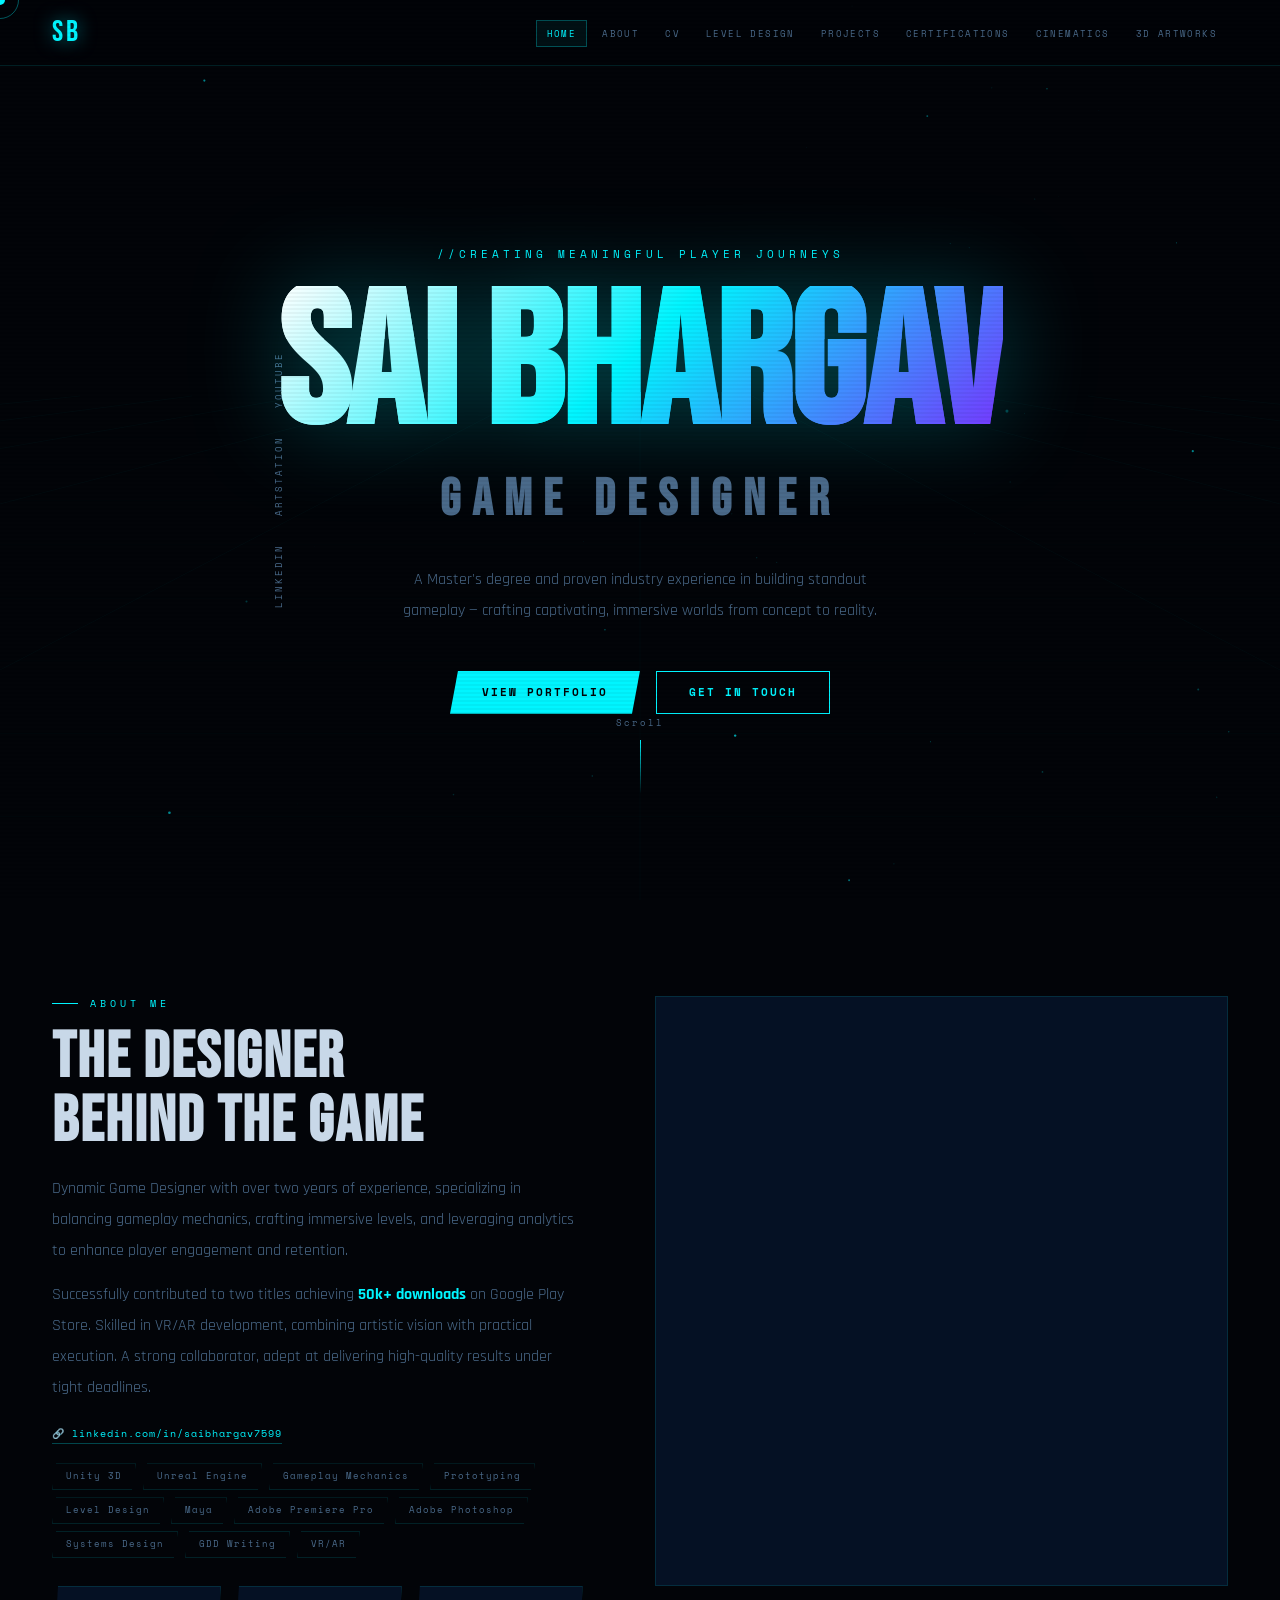
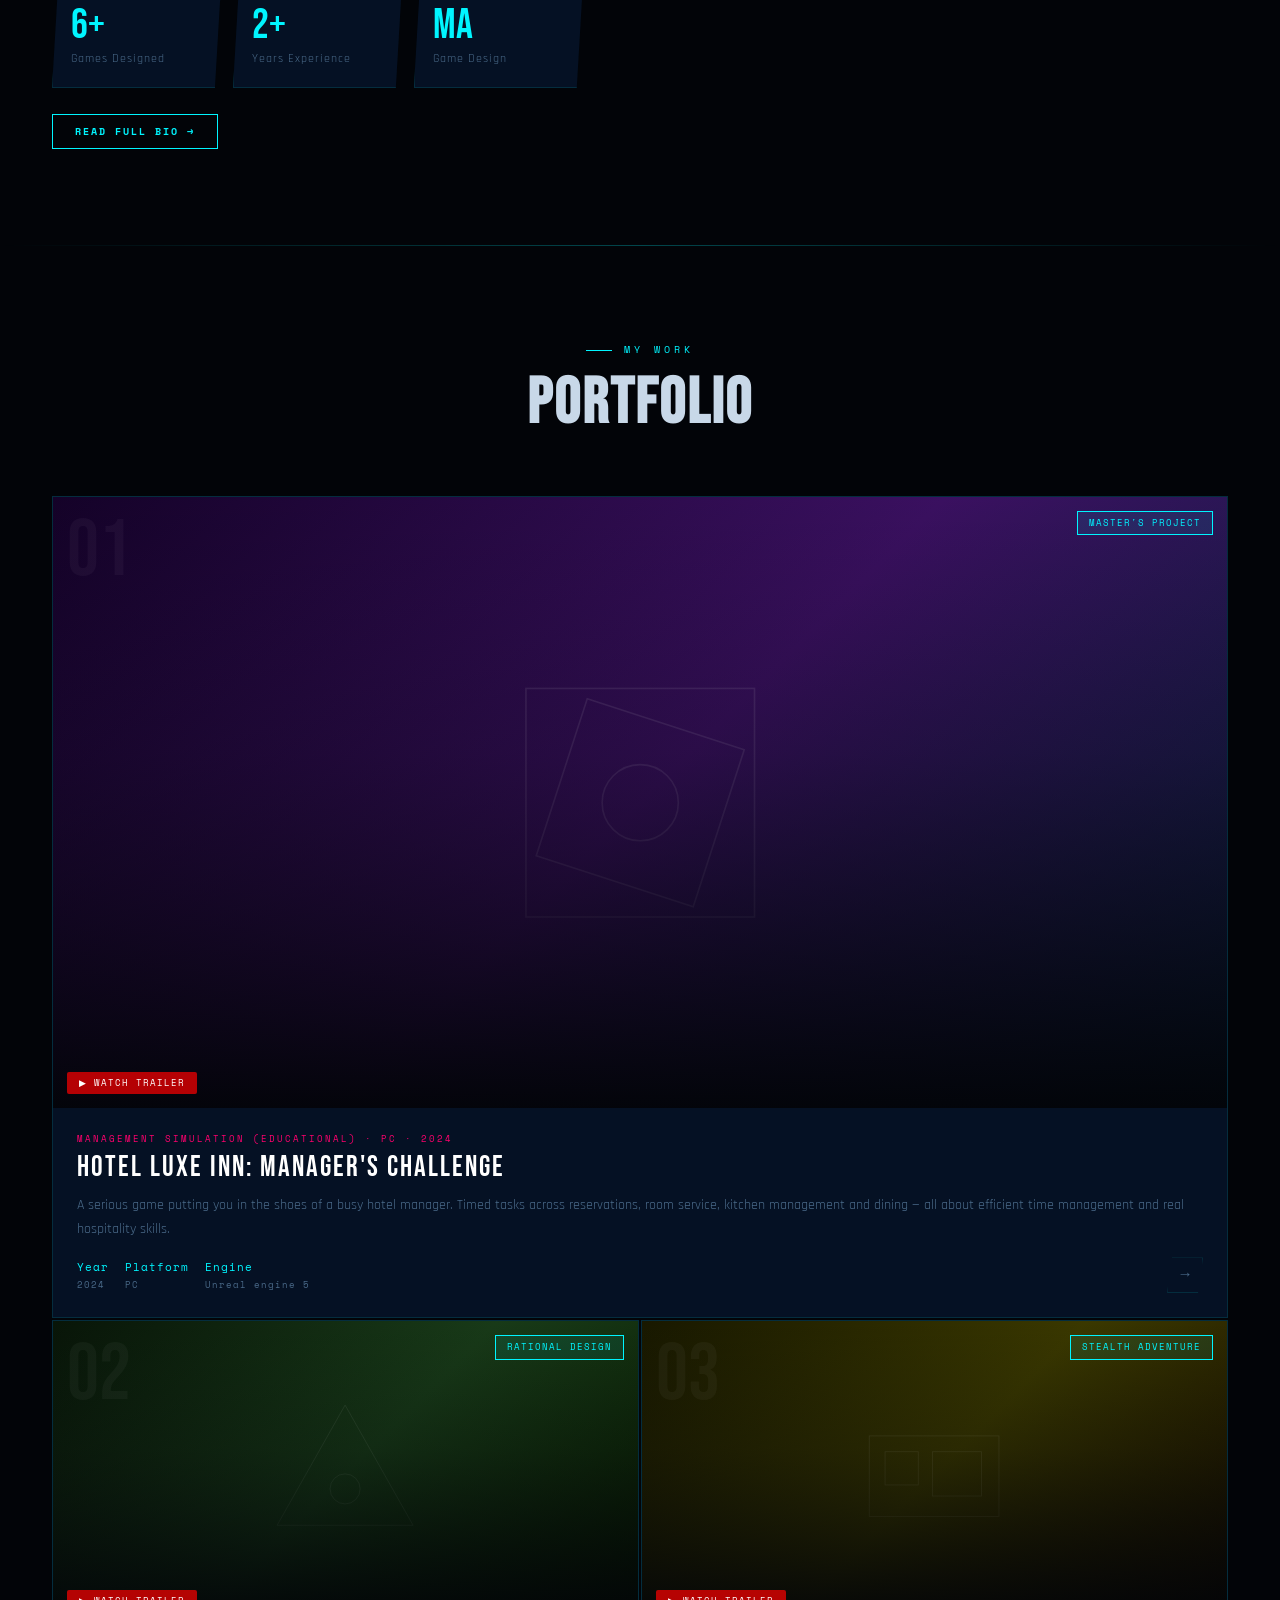
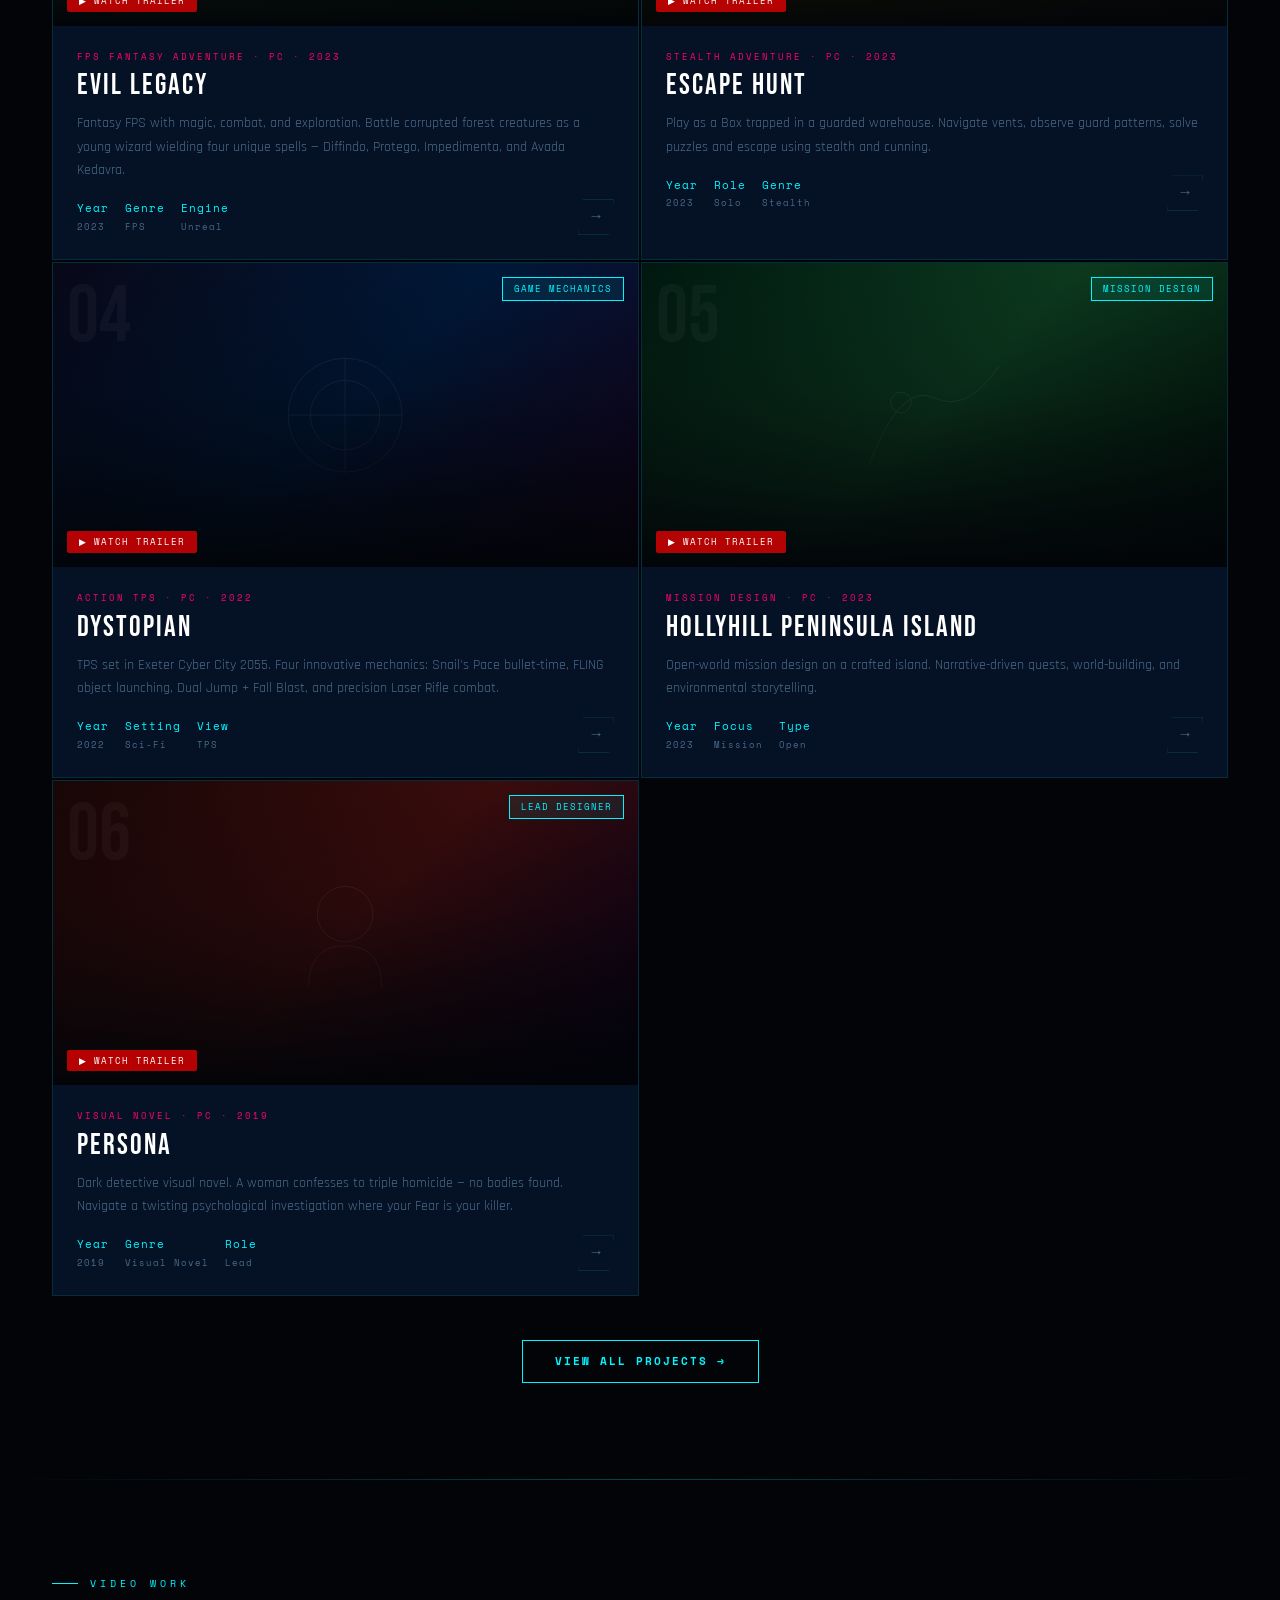
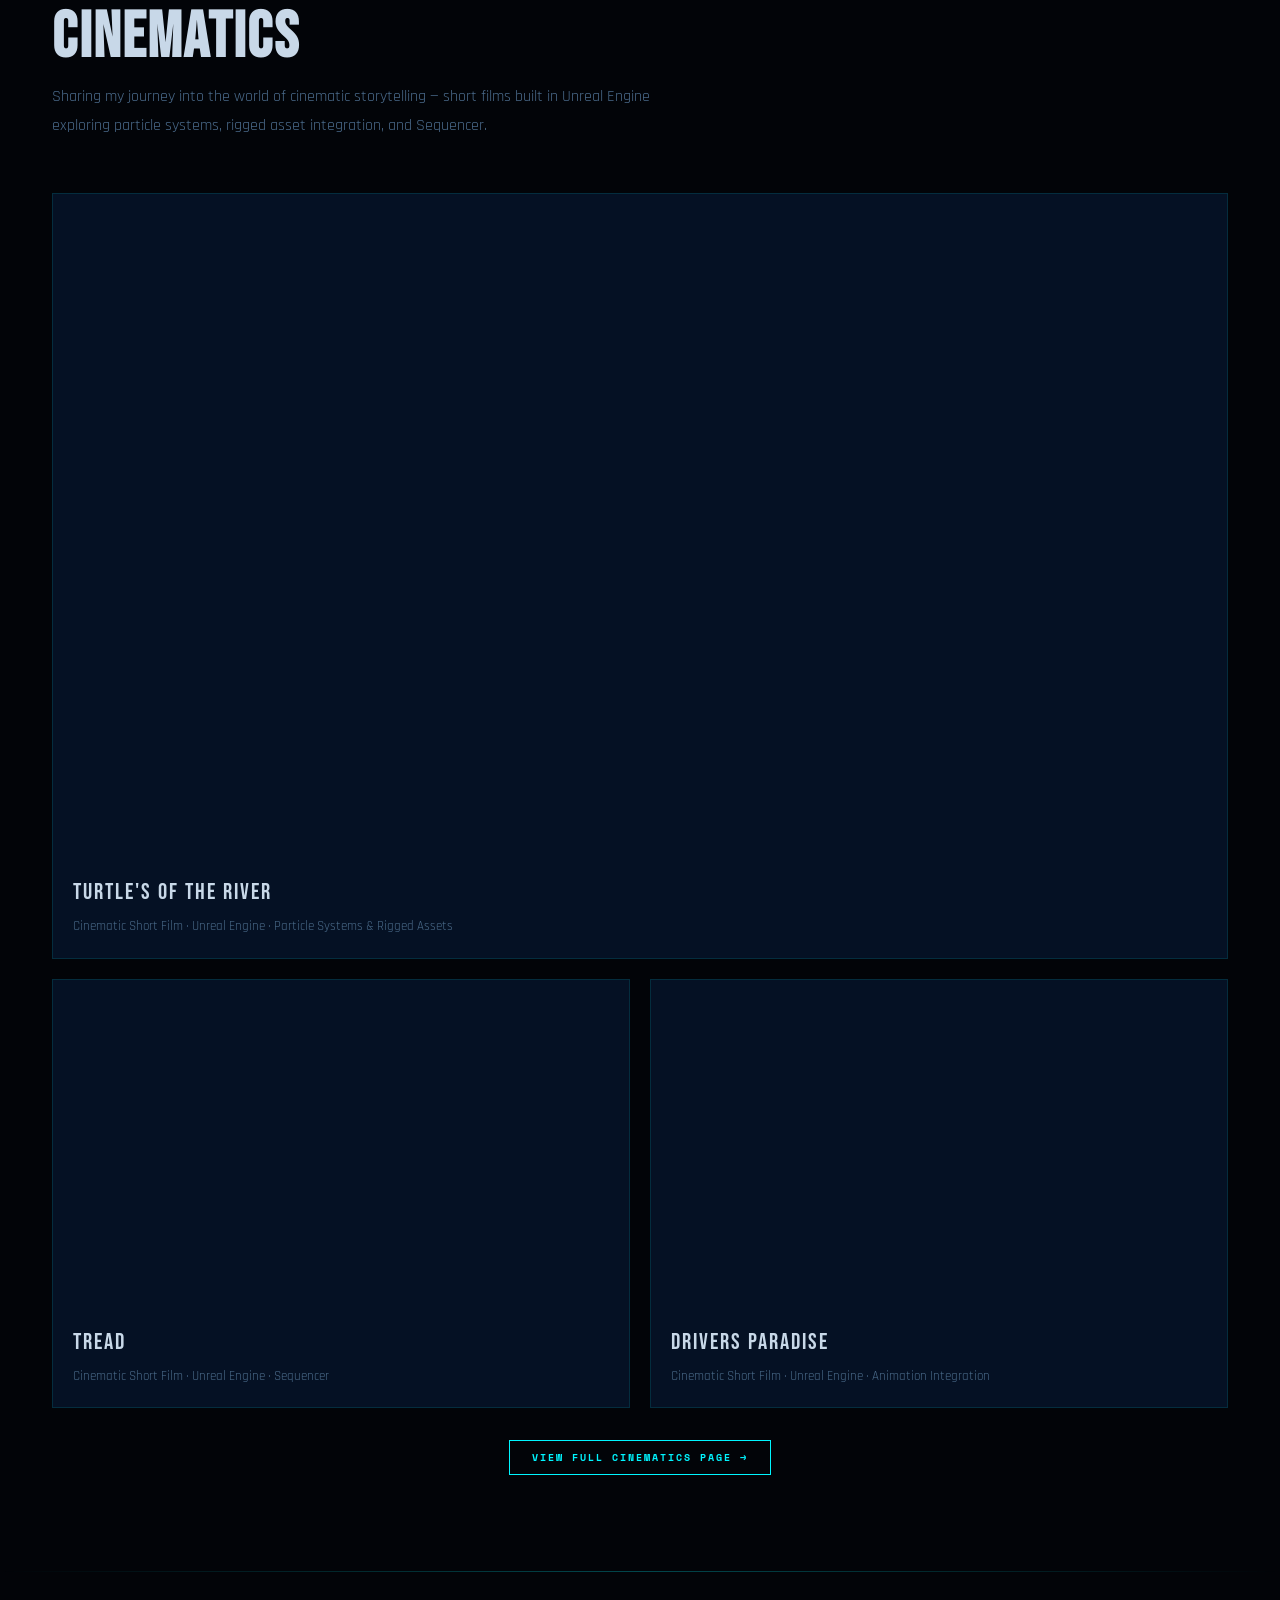
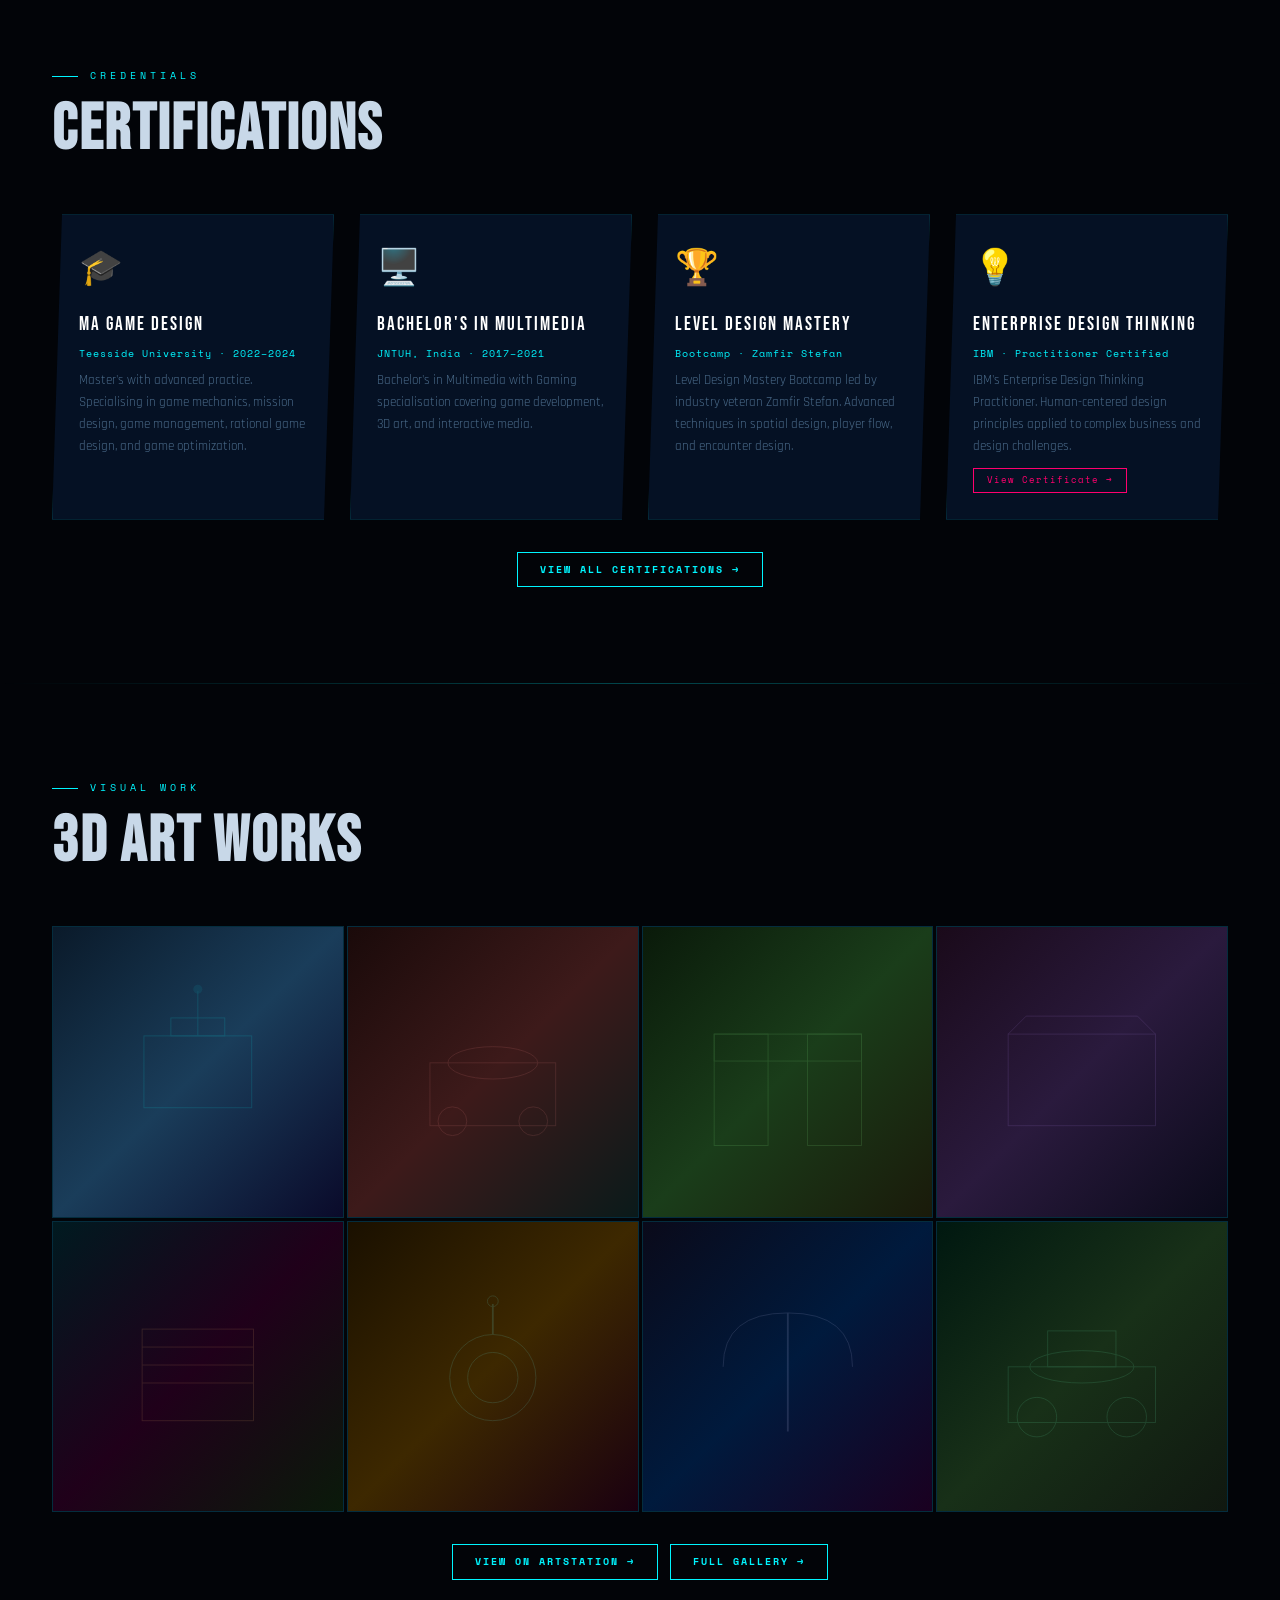
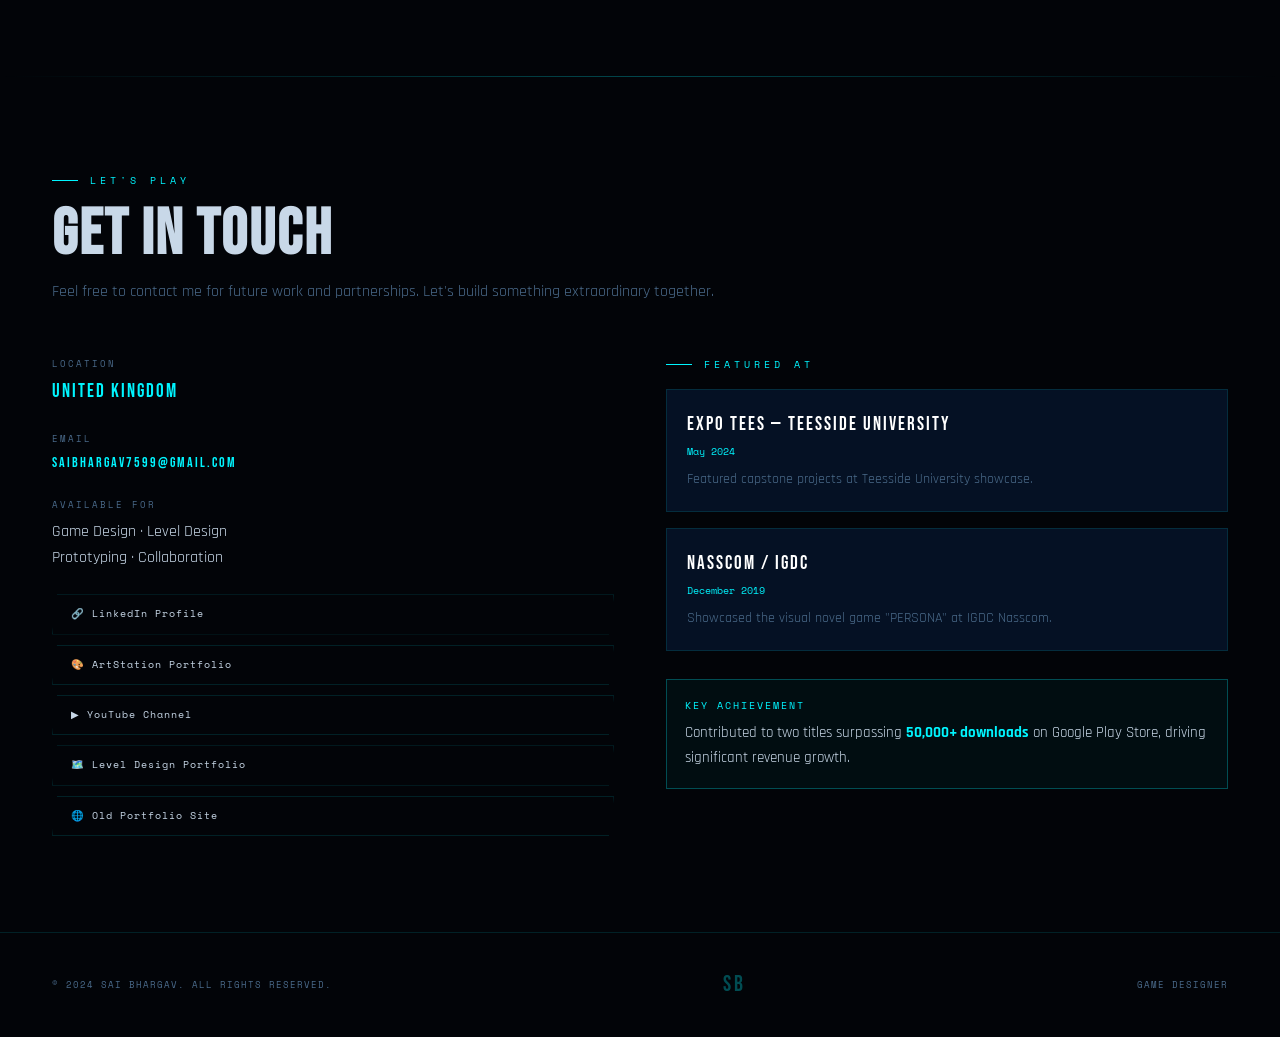
<file: index.html>
<!DOCTYPE html>
<html lang="en">
<head>
<meta charset="UTF-8"><meta name="viewport" content="width=device-width,initial-scale=1">
<title>Sai Bhargav — Game Designer</title>
<meta name="description" content="Sai Bhargav — Game Designer. MA Game Design. Unity · Unreal · Level Design.">
<link rel="preconnect" href="https://fonts.googleapis.com">
<link rel="preconnect" href="https://fonts.gstatic.com" crossorigin>
<link href="https://fonts.googleapis.com/css2?family=Bebas+Neue&family=Space+Mono:wght@400;700&family=Rajdhani:wght@300;400;500;600;700&display=swap" rel="stylesheet">
<link rel="stylesheet" href="assets/shared.css">
<style>
/* ── HOME-SPECIFIC ── */
#home{min-height:100vh;display:flex;align-items:center;justify-content:center;padding:140px 52px 80px;overflow:hidden;position:relative;z-index:1}
.hero-inner{text-align:center;position:relative;max-width:900px}
.hero-tag{font-family:'Space Mono',monospace;font-size:.68rem;letter-spacing:4px;color:var(--c);text-transform:uppercase;margin-bottom:22px;display:block;opacity:0;animation:fu .8s .2s forwards}
.hero-name{font-family:'Bebas Neue',sans-serif;font-size:clamp(5rem,15vw,14rem);line-height:.84;letter-spacing:-2px;position:relative;background:linear-gradient(135deg,#fff 0%,var(--c) 48%,var(--c3) 100%);-webkit-background-clip:text;-webkit-text-fill-color:transparent;background-clip:text;filter:drop-shadow(0 0 46px rgba(0,245,255,.28));opacity:0;animation:fu .8s .4s forwards}
.hero-name::before,.hero-name::after{content:attr(data-t);position:absolute;inset:0;background:inherit;-webkit-background-clip:text;background-clip:text;-webkit-text-fill-color:transparent}
.hero-name::before{animation:g1 5s infinite;clip-path:polygon(0 0,100% 0,100% 33%,0 33%)}
.hero-name::after{animation:g2 5s infinite;clip-path:polygon(0 66%,100% 66%,100% 100%,0 100%)}
.hero-sub-t{font-family:'Bebas Neue',sans-serif;font-size:clamp(1.5rem,4vw,3.2rem);letter-spacing:12px;color:var(--dim);margin-top:12px;opacity:0;animation:fu .8s .6s forwards}
.hero-desc{margin:24px auto 0;font-size:1.02rem;color:var(--dim);max-width:500px;line-height:1.9;opacity:0;animation:fu .8s .8s forwards}
.hero-ctas{margin-top:44px;display:flex;gap:16px;justify-content:center;flex-wrap:wrap;opacity:0;animation:fu .8s 1s forwards}
.hero-soc{position:absolute;left:-126px;top:50%;transform:translateY(-50%) rotate(-90deg);display:flex;gap:28px;opacity:0;animation:fi 1s 1.3s forwards}
.hero-soc a{font-family:'Space Mono',monospace;font-size:.56rem;letter-spacing:2px;color:var(--dim);text-transform:uppercase;transition:color .3s}
.hero-soc a:hover{color:var(--c)}
.scroll-hint{position:absolute;bottom:-80px;left:50%;transform:translateX(-50%);display:flex;flex-direction:column;align-items:center;gap:9px;opacity:0;animation:fi 1s 1.6s forwards}
.scroll-hint span{font-family:'Space Mono',monospace;font-size:.56rem;letter-spacing:2px;color:var(--dim)}
.scroll-line{width:1px;height:54px;background:linear-gradient(to bottom,var(--c),transparent);animation:sp 2s infinite}

/* ABOUT */
#about .inner{display:grid;grid-template-columns:1fr 1.08fr;gap:72px;align-items:start}
.about-text p{font-size:1.02rem;color:var(--dim);line-height:1.9;margin-bottom:13px}
.tags{display:flex;flex-wrap:wrap;gap:7px;margin-top:18px}
.tag{padding:5px 13px;border:1px solid var(--bdr);font-family:'Space Mono',monospace;font-size:.58rem;color:var(--dim);letter-spacing:1px;clip-path:polygon(4px 0%,100% 0%,calc(100% - 4px) 100%,0% 100%);transition:all .3s}
.tag:hover{border-color:var(--c);color:var(--c);background:rgba(0,245,255,.05)}
.stats{display:grid;grid-template-columns:repeat(3,1fr);gap:12px;margin-top:28px}
.stat{border:1px solid var(--bdr);padding:18px;background:var(--card);clip-path:polygon(6px 0%,100% 0%,calc(100% - 6px) 100%,0% 100%);transition:border-color .3s,transform .3s}
.stat:hover{border-color:var(--c);transform:translateY(-4px)}
.stat-n{font-family:'Bebas Neue',sans-serif;font-size:2.6rem;color:var(--c);line-height:1}
.stat-l{font-size:.76rem;color:var(--dim);letter-spacing:1px;margin-top:3px}
/* exp card */
.exp-card{perspective:900px}.exp-card-inner{padding:40px 32px;background:var(--card);border:1px solid var(--bdr);transform-style:preserve-3d;transition:transform .12s;position:relative}
.exp-card-inner::before{content:'';position:absolute;inset:-1px;z-index:-1;background:linear-gradient(135deg,var(--c),transparent 44%,var(--c3));opacity:.2}
.exp-item{margin-bottom:24px;padding-bottom:24px;border-bottom:1px solid var(--bdr)}
.exp-item:last-child{border:none;margin:0;padding:0}
.exp-role{font-family:'Bebas Neue',sans-serif;font-size:1.28rem;letter-spacing:2px;color:#fff}
.exp-co{font-family:'Space Mono',monospace;font-size:.64rem;color:var(--c);margin-top:3px}
.exp-per{font-size:.82rem;color:var(--dim);margin-top:3px}

/* PORTFOLIO */
#portfolio .ph{text-align:center;margin-bottom:60px}
.games{display:grid;grid-template-columns:repeat(2,1fr);gap:2px}
.gc{position:relative;overflow:hidden;background:var(--card);border:1px solid var(--bdr);cursor:pointer;transform-style:preserve-3d;transition:border-color .4s,transform .4s,box-shadow .4s}
.gc:hover{border-color:var(--c);transform:translateY(-7px) scale(1.01);box-shadow:var(--glow)}
.gc.s2{grid-column:span 2}
.gt{width:100%;padding-top:52%;position:relative;overflow:hidden}
.gt-bg{position:absolute;inset:0;transition:transform .6s}
.gc:hover .gt-bg{transform:scale(1.07)}
.gt-ov{position:absolute;inset:0;background:linear-gradient(to top,rgba(2,4,8,.97) 0%,rgba(2,4,8,.28) 58%,transparent 100%)}
.gt-n{position:absolute;top:14px;left:14px;font-family:'Bebas Neue',sans-serif;font-size:5rem;color:rgba(255,255,255,.04);line-height:1;z-index:1}
.gt-b{position:absolute;top:14px;right:14px;padding:4px 11px;background:rgba(0,245,255,.08);border:1px solid var(--c);font-family:'Space Mono',monospace;font-size:.56rem;color:var(--c);letter-spacing:1px;z-index:2}
.gi{padding:24px}
.gi-genre{font-family:'Space Mono',monospace;font-size:.58rem;color:var(--c2);letter-spacing:2px;text-transform:uppercase;margin-bottom:6px}
.gi-name{font-family:'Bebas Neue',sans-serif;font-size:1.8rem;letter-spacing:2px;color:#fff;line-height:1.1;margin-bottom:10px}
.gi-desc{font-size:.87rem;color:var(--dim);line-height:1.7;margin-bottom:16px;display:-webkit-box;-webkit-line-clamp:3;-webkit-box-orient:vertical;overflow:hidden}
.gi-meta{display:flex;gap:16px;align-items:center}
.gmi{font-family:'Space Mono',monospace;font-size:.56rem;color:var(--dim);letter-spacing:1px}
.gmi span{color:var(--c);display:block;font-size:.68rem;margin-bottom:2px}
.garr{margin-left:auto;width:36px;height:36px;border:1px solid var(--bdr);display:flex;align-items:center;justify-content:center;clip-path:polygon(5px 0%,100% 0%,calc(100% - 5px) 100%,0% 100%);transition:all .3s;color:var(--dim);font-size:.95rem}
.gc:hover .garr{background:var(--c);color:var(--bg);border-color:var(--c)}
/* thumb gradients */
.th-hotel{background:linear-gradient(135deg,#140228,#3a1060,#0b2240)}
.th-evil{background:linear-gradient(135deg,#081508,#183a18,#091e00)}
.th-escape{background:linear-gradient(135deg,#181800,#3a3800,#180e00)}
.th-dystopian{background:linear-gradient(135deg,#080818,#001838,#18001e)}
.th-hollyhill{background:linear-gradient(135deg,#001810,#0c3a1e,#001008)}
.th-persona{background:linear-gradient(135deg,#180606,#3a0c0c,#08001a)}
.tdeco{position:absolute;inset:0;display:flex;align-items:center;justify-content:center;opacity:.1}
.tdeco svg{width:52%;height:52%}

/* VIDEO THUMBNAIL OVERLAY for project cards */
.gt-yt{position:absolute;bottom:14px;left:14px;z-index:3;display:flex;gap:8px}
.yt-pill{padding:4px 12px;background:rgba(255,0,0,.7);font-family:'Space Mono',monospace;font-size:.54rem;color:#fff;letter-spacing:1px;border-radius:2px;text-decoration:none;transition:background .3s}
.yt-pill:hover{background:rgba(255,0,0,1)}

/* CINEMATICS */
#cinematics .cg{display:grid;grid-template-columns:1fr 1fr;gap:20px;margin-top:52px}
.vc{border:1px solid var(--bdr);background:var(--card);overflow:hidden;transition:border-color .3s,transform .3s}
.vc:hover{border-color:var(--c);transform:translateY(-4px);box-shadow:var(--glow)}
.vc.big{grid-column:span 2}
.vt{width:100%;padding-top:56.25%;position:relative;overflow:hidden}
.vt iframe{position:absolute;inset:0;width:100%;height:100%;border:none}
.vi{padding:20px}
.vi-t{font-family:'Bebas Neue',sans-serif;font-size:1.45rem;letter-spacing:2px;margin-bottom:5px}
.vi-s{font-size:.84rem;color:var(--dim)}

/* CERTIFICATIONS */
.cert-grid{display:grid;grid-template-columns:repeat(auto-fill,minmax(250px,1fr));gap:16px;margin-top:52px}
.cert-card{padding:26px;background:var(--card);border:1px solid var(--bdr);clip-path:polygon(10px 0%,100% 0%,calc(100% - 10px) 100%,0% 100%);transition:all .32s;position:relative;overflow:hidden}
.cert-card::before{content:'';position:absolute;top:0;left:0;right:0;height:2px;background:linear-gradient(to right,var(--c),var(--c3));transform:scaleX(0);transition:transform .4s;transform-origin:left}
.cert-card:hover{border-color:var(--c);transform:translateY(-4px);box-shadow:var(--glow)}
.cert-card:hover::before{transform:scaleX(1)}
.cert-icon{font-size:2.2rem;margin-bottom:12px}
.cert-name{font-family:'Bebas Neue',sans-serif;font-size:1.2rem;letter-spacing:2px;color:#fff;margin-bottom:6px}
.cert-iss{font-family:'Space Mono',monospace;font-size:.6rem;color:var(--c);letter-spacing:1px;margin-bottom:8px}
.cert-desc{font-size:.84rem;color:var(--dim);line-height:1.65}
.cert-link{display:inline-block;margin-top:10px;padding:4px 13px;border:1px solid var(--c2);font-family:'Space Mono',monospace;font-size:.56rem;color:var(--c2);letter-spacing:1px;transition:all .3s}
.cert-link:hover{background:var(--c2);color:var(--bg)}

/* 3D ART */
.art-grid{display:grid;grid-template-columns:repeat(4,1fr);gap:3px;margin-top:52px}
.art-item{position:relative;overflow:hidden;aspect-ratio:1;background:var(--card);border:1px solid var(--bdr);cursor:zoom-in;transition:all .4s}
.art-item:hover{border-color:var(--c);z-index:2;transform:scale(1.03)}
.art-bg{position:absolute;inset:0;transition:transform .5s}
.art-item:hover .art-bg{transform:scale(1.1)}
.art-ov{position:absolute;inset:0;background:linear-gradient(to top,rgba(2,4,8,.92),transparent);opacity:0;transition:opacity .3s;display:flex;flex-direction:column;align-items:center;justify-content:flex-end;padding:14px;text-align:center}
.art-item:hover .art-ov{opacity:1}
.art-label{font-family:'Bebas Neue',sans-serif;font-size:1rem;letter-spacing:2px;color:#fff;margin-bottom:4px}
.art-sub{font-family:'Space Mono',monospace;font-size:.54rem;color:var(--c);letter-spacing:1px}
.a1{background:linear-gradient(135deg,#0a1a2a,#1a3d5a,#0a0a2a)}
.a2{background:linear-gradient(135deg,#1a0a0a,#3d1a1a,#0a1a1a)}
.a3{background:linear-gradient(135deg,#0a1a0a,#1a3d1a,#1a1a0a)}
.a4{background:linear-gradient(135deg,#1a0a1a,#2a1a3d,#0a0a1a)}
.a5{background:linear-gradient(135deg,#001a20,#20001a,#0a1a0a)}
.a6{background:linear-gradient(135deg,#1a1000,#3d2800,#1a0010)}
.a7{background:linear-gradient(135deg,#0a0a1a,#001a3d,#1a0020)}
.a8{background:linear-gradient(135deg,#001810,#183018,#101810)}

/* CONTACT */
#contact .cg{display:grid;grid-template-columns:1fr 1fr;gap:52px;margin-top:52px}
.ci{margin-bottom:24px}
.ci-l{font-family:'Space Mono',monospace;font-size:.57rem;color:var(--dim);letter-spacing:2px;text-transform:uppercase;margin-bottom:6px}
.ci-v{font-family:'Bebas Neue',sans-serif;font-size:1.2rem;letter-spacing:2px;color:var(--c)}
.cl{display:flex;flex-direction:column;gap:10px;margin-top:24px}
.clink{padding:11px 18px;border:1px solid var(--bdr);display:flex;align-items:center;gap:10px;color:var(--txt);font-family:'Space Mono',monospace;font-size:.64rem;letter-spacing:1px;transition:all .3s;clip-path:polygon(5px 0%,100% 0%,calc(100% - 5px) 100%,0% 100%)}
.clink:hover{border-color:var(--c);color:var(--c);background:rgba(0,245,255,.05);transform:translateX(7px)}

/* MODAL */
.modal-ov{position:fixed;inset:0;z-index:700;background:rgba(2,4,8,.96);backdrop-filter:blur(22px);display:flex;align-items:center;justify-content:center;padding:32px;opacity:0;pointer-events:none;transition:opacity .4s}
.modal-ov.open{opacity:1;pointer-events:all}
.modal-box{max-width:860px;width:100%;max-height:90vh;overflow-y:auto;background:var(--bg2);border:1px solid var(--bdr);transform:translateY(26px);transition:transform .4s;scrollbar-width:thin;scrollbar-color:var(--c) transparent}
.modal-ov.open .modal-box{transform:translateY(0)}
.modal-hero{width:100%;padding-top:44%;position:relative;overflow:hidden}
.mhov{position:absolute;inset:0;background:linear-gradient(to top,var(--bg2) 0%,transparent 60%)}
.mx{position:absolute;top:14px;right:14px;z-index:10;width:42px;height:42px;background:rgba(2,4,8,.8);border:1px solid var(--bdr);color:var(--txt);font-size:1.1rem;cursor:pointer;display:flex;align-items:center;justify-content:center;transition:all .3s}
.mx:hover{border-color:var(--c2);color:var(--c2)}
.mb{padding:32px}
.mtag{display:inline-block;padding:4px 13px;border:1px solid var(--c2);font-family:'Space Mono',monospace;font-size:.56rem;color:var(--c2);letter-spacing:2px;margin-bottom:12px}
.mt{font-family:'Bebas Neue',sans-serif;font-size:clamp(1.9rem,5vw,3.4rem);letter-spacing:3px;line-height:.95;margin-bottom:7px}
.mr{font-family:'Space Mono',monospace;font-size:.64rem;color:var(--c);letter-spacing:2px;margin-bottom:24px}
.mspecs{display:grid;grid-template-columns:repeat(3,1fr);gap:10px;margin-bottom:24px}
.ms{padding:12px;background:rgba(0,245,255,.03);border:1px solid var(--bdr);text-align:center}
.msk{font-family:'Space Mono',monospace;font-size:.5rem;color:var(--dim);letter-spacing:2px;text-transform:uppercase;margin-bottom:5px}
.msv{font-family:'Bebas Neue',sans-serif;font-size:1.15rem;color:var(--c);letter-spacing:2px}
.mdesc{font-size:.97rem;line-height:1.9;color:var(--dim);margin-bottom:24px}
.mmh{font-family:'Bebas Neue',sans-serif;font-size:1.35rem;letter-spacing:3px;color:#fff;margin-bottom:12px;display:flex;align-items:center;gap:12px}
.mmh::after{content:'';flex:1;height:1px;background:var(--bdr)}
.ml{display:flex;flex-direction:column;gap:11px;margin-bottom:24px}
.mech{display:flex;gap:12px;padding:12px;background:rgba(0,245,255,.03);border-left:2px solid var(--c)}
.mech-i{font-size:1.2rem;flex-shrink:0}
.mech-n{font-family:'Bebas Neue',sans-serif;font-size:.98rem;letter-spacing:2px;color:#fff;margin-bottom:3px}
.mech-d{font-size:.82rem;color:var(--dim);line-height:1.55}
.mlinks{display:flex;gap:10px;flex-wrap:wrap;padding-top:20px;border-top:1px solid var(--bdr)}

@media(max-width:860px){
  #about .inner{grid-template-columns:1fr;gap:36px}
  .games{grid-template-columns:1fr}.gc.s2{grid-column:span 1}
  #cinematics .cg{grid-template-columns:1fr}.vc.big{grid-column:span 1}
  .art-grid{grid-template-columns:repeat(2,1fr)}
  #contact .cg{grid-template-columns:1fr}
  .hero-soc{display:none}
  #home{padding:120px 22px 56px}
}
@media(max-width:540px){.art-grid{grid-template-columns:repeat(2,1fr)}}
</style>
</head>
<body>
<div id="cur"></div><div id="crng"></div>
<canvas id="bgc"></canvas>
<div id="pt"></div>

<nav>
  <a href="index.html" class="nav-logo">SB</a>
  <ul class="nav-links">
    <li><a href="#home"                class="act" data-s="home">Home</a></li>
    <li><a href="pages/about.html"                              >About</a></li>
    <li><a href="pages/cv.html"                                 >CV</a></li>
    <li><a href="https://saibhargav7599.github.io/operation-blackout/#goal" target="_blank">Level Design</a></li>
    <li><a href="pages/projects.html"                           >Projects</a></li>
    <li><a href="pages/certifications.html"                     >Certifications</a></li>
    <li><a href="pages/cinematics.html"                         >Cinematics</a></li>
    <li><a href="pages/artworks.html"                           >3D Artworks</a></li>
  </ul>
  <button class="ham" id="ham"><span></span><span></span><span></span></button>
</nav>
<div id="mobnav">
  <a href="#home">Home</a>
  <a href="pages/about.html">About</a>
  <a href="pages/cv.html">CV</a>
  <a href="https://saibhargav7599.github.io/operation-blackout/#goal" target="_blank">Level Design</a>
  <a href="pages/projects.html">Projects</a>
  <a href="pages/certifications.html">Certifications</a>
  <a href="pages/cinematics.html">Cinematics</a>
  <a href="pages/artworks.html">3D Artworks</a>
</div>

<main>

<!-- ═══ HERO ═══ -->
<section id="home" class="s">
  <div class="hero-inner">
    <div class="hero-soc">
      <a href="https://www.linkedin.com/in/saibhargav7599" target="_blank">LinkedIn</a>
      <a href="http://sai_bhargav.artstation.com"          target="_blank">ArtStation</a>
      <a href="https://youtu.be/WuV2wXUhXF0"              target="_blank">YouTube</a>
    </div>
    <span class="hero-tag">//CREATING MEANINGFUL PLAYER JOURNEYS</span>
    <h1 class="hero-name" data-t="SAI BHARGAV">SAI BHARGAV</h1>
    <h2 class="hero-sub-t">Game Designer</h2>
    <p class="hero-desc">A Master's degree and proven industry experience in building standout gameplay — crafting captivating, immersive worlds from concept to reality.</p>
    <div class="hero-ctas">
      <a href="#portfolio" class="btn btn-p">View Portfolio</a>
      <a href="#contact"   class="btn btn-g">Get In Touch</a>
    </div>
    <div class="scroll-hint"><span>Scroll</span><div class="scroll-line"></div></div>
  </div>
</section>

<!-- ═══ ABOUT ═══ -->
<section id="about" class="s">
  <div class="wrap">
    <div class="inner">
      <div class="rev">
        <div class="sec-label">About Me</div>
        <h2 class="sec-title">THE DESIGNER<br>BEHIND THE GAME</h2>
        <div class="about-text" style="margin-top:20px">
          <p>Dynamic Game Designer with over two years of experience, specializing in balancing gameplay mechanics, crafting immersive levels, and leveraging analytics to enhance player engagement and retention.</p>
          <p>Successfully contributed to two titles achieving <strong style="color:var(--c)">50k+ downloads</strong> on Google Play Store. Skilled in VR/AR development, combining artistic vision with practical execution. A strong collaborator, adept at delivering high-quality results under tight deadlines.</p>
        </div>
        <div style="margin-top:16px">
          <a href="https://www.linkedin.com/in/saibhargav7599" target="_blank" style="font-family:'Space Mono',monospace;font-size:.62rem;color:var(--c);letter-spacing:1px;border-bottom:1px solid var(--bdr2);padding-bottom:2px">🔗 linkedin.com/in/saibhargav7599</a>
        </div>
        <div class="tags">
          <span class="tag">Unity 3D</span><span class="tag">Unreal Engine</span>
          <span class="tag">Gameplay Mechanics</span><span class="tag">Prototyping</span>
          <span class="tag">Level Design</span><span class="tag">Maya</span>
          <span class="tag">Adobe Premiere Pro</span><span class="tag">Adobe Photoshop</span>
          <span class="tag">Systems Design</span><span class="tag">GDD Writing</span><span class="tag">VR/AR</span>
        </div>
        <div class="stats">
          <div class="stat rev d1"><div class="stat-n">6+</div><div class="stat-l">Games Designed</div></div>
          <div class="stat rev d2"><div class="stat-n">2+</div><div class="stat-l">Years Experience</div></div>
          <div class="stat rev d3"><div class="stat-n">MA</div><div class="stat-l">Game Design</div></div>
        </div>
        <div style="margin-top:26px">
          <a href="pages/about.html" class="btn btn-g btn-sm">Read Full Bio →</a>
        </div>
      </div>
      <!-- 3D tilt card -->
      <div class="rev-r d2">
        <div class="exp-card" id="expc">
          <div class="exp-card-inner" id="expi">
            <div class="exp-item">
              <div class="exp-role">Game Designer</div>
              <div class="exp-co">NeoVene Limited · Internship</div>
              <div class="exp-per">Sep 2023 – Dec 2023 · Middlesbrough, UK · Remote</div>
            </div>
            <div class="exp-item">
              <div class="exp-role">Level Designer</div>
              <div class="exp-co">CYMAX Infotainment · Full-time</div>
              <div class="exp-per">Nov 2021 – Jul 2022 · Hyderabad, India · On-site</div>
            </div>
            <div class="exp-item">
              <div class="exp-role">Junior Game Designer</div>
              <div class="exp-co">Flick Games Official · Full-time</div>
              <div class="exp-per">May 2021 – Oct 2021 · Hyderabad, India · Remote</div>
            </div>
            <div style="margin-top:20px">
              <div class="sec-label" style="margin-bottom:9px">Education</div>
              <div class="exp-role" style="font-size:.96rem;margin-bottom:3px">MA Game Design (2022–2024)</div>
              <div class="exp-per" style="margin-bottom:11px">Teesside University </div>
              <div class="exp-role" style="font-size:.96rem;margin-bottom:3px">Bachelor of Multimedia in gaming (2017–2021)</div>
              <div class="exp-per">Jawaharlal Nehru Technological University</div>
            </div>
          </div>
        </div>
      </div>
    </div>
  </div>
</section>

<div class="divider s"></div>

<!-- ═══ PORTFOLIO ═══ -->
<section id="portfolio" class="s">
  <div class="wrap">
    <div class="ph rev">
      <div class="sec-label" style="justify-content:center">My Work</div>
      <h2 class="sec-title">PORTFOLIO</h2>
    </div>
    <div class="games">

      <!-- 01 Hotel Luxe Inn -->
      <div class="gc s2 rev" onclick="openM('hotel')">
        <div class="gt">
          <div class="gt-bg th-hotel"><div class="tdeco"><svg viewBox="0 0 200 200" fill="none"><rect x="28" y="28" width="144" height="144" stroke="white" stroke-width="1"/><rect x="48" y="48" width="104" height="104" stroke="white" stroke-width="1" transform="rotate(18 100 100)"/><circle cx="100" cy="100" r="24" stroke="white" stroke-width="1"/></svg></div></div>
          <div class="gt-ov"></div><div class="gt-n">01</div><div class="gt-b">MASTER'S PROJECT</div>
          <div class="gt-yt"><a href="https://youtu.be/xCHTsjbmJTY" target="_blank" onclick="event.stopPropagation()" class="yt-pill">▶ WATCH TRAILER</a></div>
        </div>
        <div class="gi">
          <div class="gi-genre">Management Simulation (Educational) · PC · 2024</div>
          <div class="gi-name">HOTEL LUXE INN: MANAGER'S CHALLENGE</div>
          <div class="gi-desc">A serious game putting you in the shoes of a busy hotel manager. Timed tasks across reservations, room service, kitchen management and dining — all about efficient time management and real hospitality skills.</div>
          <div class="gi-meta">
            <div class="gmi"><span>Year</span>2024</div><div class="gmi"><span>Platform</span>PC</div><div class="gmi"><span>Engine</span>Unreal engine 5</div>
            <div class="garr">→</div>
          </div>
        </div>
      </div>

      <!-- 02 Evil Legacy -->
      <div class="gc rev d1" onclick="openM('evil')">
        <div class="gt">
          <div class="gt-bg th-evil"><div class="tdeco"><svg viewBox="0 0 200 200" fill="none"><polygon points="100,14 186,166 14,166" stroke="white" stroke-width="1"/><circle cx="100" cy="120" r="19" stroke="white" stroke-width="1"/></svg></div></div>
          <div class="gt-ov"></div><div class="gt-n">02</div><div class="gt-b">RATIONAL DESIGN</div>
          <div class="gt-yt"><a href="https://youtu.be/Bc49S2FR3qk" target="_blank" onclick="event.stopPropagation()" class="yt-pill">▶ WATCH TRAILER</a></div>
        </div>
        <div class="gi">
          <div class="gi-genre">FPS Fantasy Adventure · PC · 2023</div>
          <div class="gi-name">EVIL LEGACY</div>
          <div class="gi-desc">Fantasy FPS with magic, combat, and exploration. Battle corrupted forest creatures as a young wizard wielding four unique spells — Diffindo, Protego, Impedimenta, and Avada Kedavra.</div>
          <div class="gi-meta">
            <div class="gmi"><span>Year</span>2023</div><div class="gmi"><span>Genre</span>FPS</div><div class="gmi"><span>Engine</span>Unreal</div>
            <div class="garr">→</div>
          </div>
        </div>
      </div>

      <!-- 03 Escape Hunt -->
      <div class="gc rev d2" onclick="openM('escape')">
        <div class="gt">
          <div class="gt-bg th-escape"><div class="tdeco"><svg viewBox="0 0 200 200" fill="none"><rect x="18" y="53" width="164" height="102" stroke="white" stroke-width="1"/><rect x="38" y="73" width="42" height="42" stroke="white" stroke-width="1"/><rect x="98" y="73" width="62" height="56" stroke="white" stroke-width="1"/></svg></div></div>
          <div class="gt-ov"></div><div class="gt-n">03</div><div class="gt-b">STEALTH ADVENTURE</div>
          <div class="gt-yt"><a href="https://youtu.be/lqwcb-ts59o4" target="_blank" onclick="event.stopPropagation()" class="yt-pill">▶ WATCH TRAILER</a></div>
        </div>
        <div class="gi">
          <div class="gi-genre">Stealth Adventure · PC · 2023</div>
          <div class="gi-name">ESCAPE HUNT</div>
          <div class="gi-desc">Play as a Box trapped in a guarded warehouse. Navigate vents, observe guard patterns, solve puzzles and escape using stealth and cunning.</div>
          <div class="gi-meta">
            <div class="gmi"><span>Year</span>2023</div><div class="gmi"><span>Role</span>Solo</div><div class="gmi"><span>Genre</span>Stealth</div>
            <div class="garr">→</div>
          </div>
        </div>
      </div>

      <!-- 04 Dystopian -->
      <div class="gc rev d1" onclick="openM('dystopian')">
        <div class="gt">
          <div class="gt-bg th-dystopian"><div class="tdeco"><svg viewBox="0 0 200 200" fill="none"><circle cx="100" cy="100" r="72" stroke="white" stroke-width="1"/><circle cx="100" cy="100" r="44" stroke="white" stroke-width="1"/><line x1="28" y1="100" x2="172" y2="100" stroke="white" stroke-width="1"/><line x1="100" y1="28" x2="100" y2="172" stroke="white" stroke-width="1"/></svg></div></div>
          <div class="gt-ov"></div><div class="gt-n">04</div><div class="gt-b">GAME MECHANICS</div>
          <div class="gt-yt"><a href="https://youtu.be/FyTiHAGFq24" target="_blank" onclick="event.stopPropagation()" class="yt-pill">▶ WATCH TRAILER</a></div>
        </div>
        <div class="gi">
          <div class="gi-genre">Action TPS · PC · 2022</div>
          <div class="gi-name">DYSTOPIAN</div>
          <div class="gi-desc">TPS set in Exeter Cyber City 2055. Four innovative mechanics: Snail's Pace bullet-time, FLING object launching, Dual Jump + Fall Blast, and precision Laser Rifle combat.</div>
          <div class="gi-meta">
            <div class="gmi"><span>Year</span>2022</div><div class="gmi"><span>Setting</span>Sci-Fi</div><div class="gmi"><span>View</span>TPS</div>
            <div class="garr">→</div>
          </div>
        </div>
      </div>

      <!-- 05 Hollyhill -->
      <div class="gc rev d2" onclick="openM('hollyhill')">
        <div class="gt">
          <div class="gt-bg th-hollyhill"><div class="tdeco"><svg viewBox="0 0 200 200" fill="none"><path d="M18,162 Q58,58 100,78 Q142,98 182,38" stroke="white" stroke-width="1" fill="none"/><circle cx="58" cy="84" r="13" stroke="white" stroke-width="1"/></svg></div></div>
          <div class="gt-ov"></div><div class="gt-n">05</div><div class="gt-b">MISSION DESIGN</div>
          <div class="gt-yt"><a href="https://youtu.be/CTgqu1qcPm8" target="_blank" onclick="event.stopPropagation()" class="yt-pill">▶ WATCH TRAILER</a></div>
        </div>
        <div class="gi">
          <div class="gi-genre">Mission Design · PC · 2023</div>
          <div class="gi-name">HOLLYHILL PENINSULA ISLAND</div>
          <div class="gi-desc">Open-world mission design on a crafted island. Narrative-driven quests, world-building, and environmental storytelling.</div>
          <div class="gi-meta">
            <div class="gmi"><span>Year</span>2023</div><div class="gmi"><span>Focus</span>Mission</div><div class="gmi"><span>Type</span>Open</div>
            <div class="garr">→</div>
          </div>
        </div>
      </div>

      <!-- 06 Persona -->
      <div class="gc rev d3" onclick="openM('persona')">
        <div class="gt">
          <div class="gt-bg th-persona"><div class="tdeco"><svg viewBox="0 0 200 200" fill="none"><circle cx="100" cy="76" r="35" stroke="white" stroke-width="1"/><path d="M54,168 Q54,116 100,116 Q146,116 146,168" stroke="white" stroke-width="1" fill="none"/></svg></div></div>
          <div class="gt-ov"></div><div class="gt-n">06</div><div class="gt-b">LEAD DESIGNER</div>
          <div class="gt-yt"><a href="https://youtu.be/4iclQtB6GZg" target="_blank" onclick="event.stopPropagation()" class="yt-pill">▶ WATCH TRAILER</a></div>
        </div>
        <div class="gi">
          <div class="gi-genre">Visual Novel · PC · 2019</div>
          <div class="gi-name">PERSONA</div>
          <div class="gi-desc">Dark detective visual novel. A woman confesses to triple homicide — no bodies found. Navigate a twisting psychological investigation where your Fear is your killer.</div>
          <div class="gi-meta">
            <div class="gmi"><span>Year</span>2019</div><div class="gmi"><span>Genre</span>Visual Novel</div><div class="gmi"><span>Role</span>Lead</div>
            <div class="garr">→</div>
          </div>
        </div>
      </div>

    </div><!-- /games -->
    <div style="text-align:center;margin-top:44px" class="rev">
      <a href="pages/projects.html" class="btn btn-g">View All Projects →</a>
    </div>
  </div>
</section>

<div class="divider s"></div>

<!-- ═══ CINEMATICS ═══ -->
<section id="cinematics" class="s">
  <div class="wrap">
    <div class="rev">
      <div class="sec-label">Video Work</div>
      <h2 class="sec-title">CINEMATICS</h2>
      <p style="margin-top:13px;color:var(--dim);font-size:1rem;max-width:640px;line-height:1.8">Sharing my journey into the world of cinematic storytelling — short films built in Unreal Engine exploring particle systems, rigged asset integration, and Sequencer.</p>
    </div>
    <div class="cg">
      <div class="vc big rev d1">
        <div class="vt"><iframe src="https://www.youtube.com/embed/MtHFH9TKUNU" allowfullscreen allow="accelerometer; autoplay; clipboard-write; encrypted-media; gyroscope; picture-in-picture" title="Turtles of the River"></iframe></div>
        <div class="vi"><div class="vi-t">TURTLE'S OF THE RIVER</div><div class="vi-s">Cinematic Short Film · Unreal Engine · Particle Systems & Rigged Assets</div></div>
      </div>
      <div class="vc rev d2">
        <div class="vt"><iframe src="https://www.youtube.com/embed/H4q071MfOUA" allowfullscreen allow="accelerometer; autoplay; clipboard-write; encrypted-media; gyroscope; picture-in-picture" title="Tread"></iframe></div>
        <div class="vi"><div class="vi-t">TREAD</div><div class="vi-s">Cinematic Short Film · Unreal Engine · Sequencer</div></div>
      </div>
      <div class="vc rev d3">
        <div class="vt"><iframe src="https://www.youtube.com/embed/R0u9nKQDk5s" allowfullscreen allow="accelerometer; autoplay; clipboard-write; encrypted-media; gyroscope; picture-in-picture" title="Drivers Paradise"></iframe></div>
        <div class="vi"><div class="vi-t">DRIVERS PARADISE</div><div class="vi-s">Cinematic Short Film · Unreal Engine · Animation Integration</div></div>
      </div>
    </div>
    <div style="text-align:center;margin-top:32px" class="rev"><a href="pages/cinematics.html" class="btn btn-g btn-sm">View Full Cinematics Page →</a></div>
  </div>
</section>

<div class="divider s"></div>

<!-- ═══ CERTIFICATIONS ═══ -->
<section id="certifications" class="s">
  <div class="wrap">
    <div class="rev"><div class="sec-label">Credentials</div><h2 class="sec-title">CERTIFICATIONS</h2></div>
    <div class="cert-grid">
      <div class="cert-card rev"><div class="cert-icon">🎓</div><div class="cert-name">MA GAME DESIGN</div><div class="cert-iss">Teesside University · 2022–2024</div><div class="cert-desc">Master's with advanced practice. Specialising in game mechanics, mission design, game management, rational game design, and game optimization.</div></div>
      <div class="cert-card rev d1"><div class="cert-icon">🖥️</div><div class="cert-name">BACHELOR'S IN MULTIMEDIA</div><div class="cert-iss">JNTUH, India · 2017–2021</div><div class="cert-desc">Bachelor's in Multimedia with Gaming specialisation covering game development, 3D art, and interactive media.</div></div>
      <div class="cert-card rev d2"><div class="cert-icon">🏆</div><div class="cert-name">LEVEL DESIGN MASTERY</div><div class="cert-iss">Bootcamp · Zamfir Stefan</div><div class="cert-desc">Level Design Mastery Bootcamp led by industry veteran Zamfir Stefan. Advanced techniques in spatial design, player flow, and encounter design.</div></div>
      <div class="cert-card rev d3"><div class="cert-icon">💡</div><div class="cert-name">ENTERPRISE DESIGN THINKING</div><div class="cert-iss">IBM · Practitioner Certified</div><div class="cert-desc">IBM's Enterprise Design Thinking Practitioner. Human-centered design principles applied to complex business and design challenges.</div><a href="https://www.credly.com/badges/22b0f77b-650d-498f-88ce-130d56663ffd/linked_in_profile" target="_blank" class="cert-link">View Certificate →</a></div>
    </div>
    <div style="text-align:center;margin-top:32px" class="rev"><a href="pages/certifications.html" class="btn btn-g btn-sm">View All Certifications →</a></div>
  </div>
</section>

<div class="divider s"></div>

<!-- ═══ 3D ART ═══ -->
<section id="art" class="s">
  <div class="wrap">
    <div class="rev"><div class="sec-label">Visual Work</div><h2 class="sec-title">3D ART WORKS</h2></div>
    <div class="art-grid">
      <div class="art-item rev"><div class="art-bg a1"><div style="position:absolute;inset:0;display:flex;align-items:center;justify-content:center;opacity:.14"><svg width="62%" height="62%" viewBox="0 0 200 200" fill="none"><rect x="40" y="60" width="120" height="80" stroke="cyan" stroke-width="1"/><rect x="70" y="40" width="60" height="20" stroke="cyan" stroke-width="1"/><line x1="100" y1="60" x2="100" y2="10" stroke="cyan" stroke-width="1"/><circle cx="100" cy="8" r="5" fill="cyan" opacity=".5"/></svg></div></div><div class="art-ov"><div class="art-label">SCI-FI MEDKIT</div><div class="art-sub">3D PROP</div></div></div>
      <div class="art-item rev d1"><div class="art-bg a2"><div style="position:absolute;inset:0;display:flex;align-items:center;justify-content:center;opacity:.14"><svg width="62%" height="62%" viewBox="0 0 200 200" fill="none"><rect x="30" y="90" width="140" height="70" stroke="#ff8e8e" stroke-width="1"/><ellipse cx="100" cy="90" rx="50" ry="18" stroke="#ff8e8e" stroke-width="1"/><circle cx="55" cy="155" r="16" stroke="#ff8e8e" stroke-width="1"/><circle cx="145" cy="155" r="16" stroke="#ff8e8e" stroke-width="1"/></svg></div></div><div class="art-ov"><div class="art-label">VINTAGE MINI TRUCK</div><div class="art-sub">3D VEHICLE</div></div></div>
      <div class="art-item rev d2"><div class="art-bg a3"><div style="position:absolute;inset:0;display:flex;align-items:center;justify-content:center;opacity:.14"><svg width="62%" height="62%" viewBox="0 0 200 200" fill="none"><rect x="18" y="58" width="60" height="124" stroke="#8eff8e" stroke-width="1"/><rect x="122" y="58" width="60" height="124" stroke="#8eff8e" stroke-width="1"/><rect x="18" y="58" width="164" height="30" stroke="#8eff8e" stroke-width="1"/></svg></div></div><div class="art-ov"><div class="art-label">BARRICADE</div><div class="art-sub">3D PROP</div></div></div>
      <div class="art-item rev d3"><div class="art-bg a4"><div style="position:absolute;inset:0;display:flex;align-items:center;justify-content:center;opacity:.14"><svg width="62%" height="62%" viewBox="0 0 200 200" fill="none"><rect x="18" y="58" width="164" height="102" stroke="#bf8eff" stroke-width="1"/><line x1="18" y1="58" x2="38" y2="38" stroke="#bf8eff" stroke-width="1"/><line x1="182" y1="58" x2="162" y2="38" stroke="#bf8eff" stroke-width="1"/><line x1="38" y1="38" x2="162" y2="38" stroke="#bf8eff" stroke-width="1"/></svg></div></div><div class="art-ov"><div class="art-label">CONTAINER</div><div class="art-sub">3D PROP</div></div></div>
      <div class="art-item rev d1"><div class="art-bg a5"><div style="position:absolute;inset:0;display:flex;align-items:center;justify-content:center;opacity:.14"><svg width="62%" height="62%" viewBox="0 0 200 200" fill="none"><rect x="38" y="58" width="124" height="102" stroke="#ffbf6e" stroke-width="1"/><line x1="38" y1="78" x2="162" y2="78" stroke="#ffbf6e" stroke-width="1"/><line x1="38" y1="98" x2="162" y2="98" stroke="#ffbf6e" stroke-width="1"/><line x1="38" y1="118" x2="162" y2="118" stroke="#ffbf6e" stroke-width="1"/></svg></div></div><div class="art-ov"><div class="art-label">CRATE</div><div class="art-sub">3D PROP</div></div></div>
      <div class="art-item rev d2"><div class="art-bg a6"><div style="position:absolute;inset:0;display:flex;align-items:center;justify-content:center;opacity:.14"><svg width="62%" height="62%" viewBox="0 0 200 200" fill="none"><circle cx="100" cy="112" r="48" stroke="#6effff" stroke-width="1"/><circle cx="100" cy="112" r="28" stroke="#6effff" stroke-width="1"/><line x1="100" y1="64" x2="100" y2="30" stroke="#6effff" stroke-width="2"/><circle cx="100" cy="27" r="6" stroke="#6effff" stroke-width="1"/></svg></div></div><div class="art-ov"><div class="art-label">GRENADE</div><div class="art-sub">3D WEAPON PROP</div></div></div>
      <div class="art-item rev d3"><div class="art-bg a7"><div style="position:absolute;inset:0;display:flex;align-items:center;justify-content:center;opacity:.14"><svg width="62%" height="62%" viewBox="0 0 200 200" fill="none"><path d="M28,100 Q28,40 100,40 Q172,40 172,100" stroke="#d0d0ff" stroke-width="1" fill="none"/><line x1="100" y1="40" x2="100" y2="172" stroke="#d0d0ff" stroke-width="2"/></svg></div></div><div class="art-ov"><div class="art-label">CROSSBOW</div><div class="art-sub">3D WEAPON</div></div></div>
      <div class="art-item rev"><div class="art-bg a8"><div style="position:absolute;inset:0;display:flex;align-items:center;justify-content:center;opacity:.14"><svg width="62%" height="62%" viewBox="0 0 200 200" fill="none"><rect x="18" y="100" width="164" height="62" stroke="#6effbf" stroke-width="1"/><ellipse cx="100" cy="100" rx="58" ry="18" stroke="#6effbf" stroke-width="1"/><circle cx="50" cy="156" r="22" stroke="#6effbf" stroke-width="1"/><circle cx="150" cy="156" r="22" stroke="#6effbf" stroke-width="1"/><rect x="62" y="60" width="76" height="40" stroke="#6effbf" stroke-width="1"/></svg></div></div><div class="art-ov"><div class="art-label">VINTAGE CAR</div><div class="art-sub">3D VEHICLE</div></div></div>
    </div>
    <div style="text-align:center;margin-top:32px" class="rev">
      <a href="http://sai_bhargav.artstation.com" target="_blank" class="btn btn-g btn-sm">View on ArtStation →</a>&nbsp;&nbsp;
      <a href="pages/artworks.html"               class="btn btn-g btn-sm">Full Gallery →</a>
    </div>
  </div>
</section>

<div class="divider s"></div>

<!-- ═══ CONTACT ═══ -->
<section id="contact" class="s">
  <div class="wrap">
    <div class="rev">
      <div class="sec-label">Let's Play</div>
      <h2 class="sec-title">GET IN TOUCH</h2>
      <p style="margin-top:12px;color:var(--dim);font-size:1.02rem">Feel free to contact me for future work and partnerships. Let's build something extraordinary together.</p>
    </div>
    <div class="cg">
      <div class="rev">
        <div class="ci"><div class="ci-l">Location</div><div class="ci-v">United Kingdom</div></div>
        <div class="ci"><div class="ci-l">Email</div><div class="ci-v" style="font-size:.85rem">saibhargav7599@gmail.com</div></div>
        <div class="ci"><div class="ci-l">Available for</div><div style="font-size:1rem;color:var(--txt);margin-top:4px">Game Design · Level Design<br>Prototyping · Collaboration</div></div>
        <div class="cl">
          <a href="https://www.linkedin.com/in/saibhargav7599"               target="_blank" class="clink">🔗 LinkedIn Profile</a>
          <a href="http://sai_bhargav.artstation.com"                        target="_blank" class="clink">🎨 ArtStation Portfolio</a>
          <a href="https://youtu.be/WuV2wXUhXF0"                            target="_blank" class="clink">▶ YouTube Channel</a>
          <a href="https://saibhargav7599.github.io/operation-blackout/#goal" target="_blank" class="clink">🗺️ Level Design Portfolio</a>
          <a href="https://saibhargav7599.wixsite.com/gamedesign"            target="_blank" class="clink">🌐 Old Portfolio Site</a>
        </div>
      </div>
      <!-- right side: featured at / achievements -->
      <div class="rev d2">
        <div class="sec-label" style="margin-bottom:16px">Featured At</div>
        <div style="display:flex;flex-direction:column;gap:16px">
          <div style="padding:20px;background:var(--card);border:1px solid var(--bdr);transition:border-color .3s" onmouseover="this.style.borderColor='var(--c)'" onmouseout="this.style.borderColor='var(--bdr)'">
            <div style="font-family:'Bebas Neue',sans-serif;font-size:1.2rem;letter-spacing:2px;color:#fff;margin-bottom:4px">EXPO TEES — TEESSIDE UNIVERSITY</div>
            <div style="font-family:'Space Mono',monospace;font-size:.6rem;color:var(--c);margin-bottom:8px">May 2024</div>
            <div style="font-size:.9rem;color:var(--dim)">Featured capstone projects at Teesside University showcase.</div>
          </div>
          <div style="padding:20px;background:var(--card);border:1px solid var(--bdr);transition:border-color .3s" onmouseover="this.style.borderColor='var(--c)'" onmouseout="this.style.borderColor='var(--bdr)'">
            <div style="font-family:'Bebas Neue',sans-serif;font-size:1.2rem;letter-spacing:2px;color:#fff;margin-bottom:4px">NASSCOM / IGDC</div>
            <div style="font-family:'Space Mono',monospace;font-size:.6rem;color:var(--c);margin-bottom:8px">December 2019</div>
            <div style="font-size:.9rem;color:var(--dim)">Showcased the visual novel game "PERSONA" at IGDC Nasscom.</div>
          </div>
          <div style="margin-top:12px;padding:18px;background:rgba(0,245,255,.04);border:1px solid var(--bdr2)">
            <div style="font-family:'Space Mono',monospace;font-size:.6rem;color:var(--c);letter-spacing:2px;margin-bottom:8px">KEY ACHIEVEMENT</div>
            <div style="font-size:.95rem;color:var(--txt)">Contributed to two titles surpassing <strong style="color:var(--c)">50,000+ downloads</strong> on Google Play Store, driving significant revenue growth.</div>
          </div>
        </div>
      </div>
    </div>
  </div>
</section>

</main>

<footer>
  <div class="f-copy">© 2024 SAI BHARGAV. ALL RIGHTS RESERVED.</div>
  <div class="f-logo">SB</div>
  <div class="f-copy">GAME DESIGNER</div>
</footer>

<!-- ═══ MODAL ═══ -->
<div class="modal-ov" id="mov" onclick="if(event.target===this)closeM()">
  <div class="modal-box">
    <div class="modal-hero" id="mhero"><div class="mhov"></div><button class="mx" onclick="closeM()">✕</button></div>
    <div class="mb">
      <div class="mtag" id="mtag"></div>
      <h2 class="mt"  id="mt"></h2>
      <div class="mr"  id="mr"></div>
      <div class="mspecs" id="msp"></div>
      <p class="mdesc"  id="mdesc"></p>
      <div id="mmechs"></div>
      <div class="mlinks" id="mlnks"></div>
    </div>
  </div>
</div>

<script src="assets/shared.js"></script>
<script>
/* 3D tilt exp card */
const ec=document.getElementById('expc'),ei=document.getElementById('expi');
if(ec&&ei){ec.addEventListener('mousemove',e=>{const r=ec.getBoundingClientRect(),x=(e.clientX-r.left)/r.width-.5,y=(e.clientY-r.top)/r.height-.5;ei.style.transform=`rotateY(${x*13}deg) rotateX(${-y*13}deg)`;});ec.addEventListener('mouseleave',()=>{ei.style.transform='';});}
/* Game card tilt */
document.querySelectorAll('.gc').forEach(g=>{g.addEventListener('mousemove',e=>{const r=g.getBoundingClientRect(),x=(e.clientX-r.left)/r.width-.5,y=(e.clientY-r.top)/r.height-.5;g.style.transform=`translateY(-7px) scale(1.01) rotateY(${x*5}deg) rotateX(${-y*5}deg)`;});g.addEventListener('mouseleave',()=>{g.style.transform='';});});
/* Nav active on scroll */
const ss=['home','about','portfolio','cinematics','certifications','art','contact'];
const nobs=new IntersectionObserver(e=>{e.forEach(x=>{if(x.isIntersecting){document.querySelectorAll('.nav-links a[data-s]').forEach(a=>a.classList.remove('act'));const l=document.querySelector(`.nav-links a[data-s="${x.target.id}"]`);if(l)l.classList.add('act');}});},{threshold:.4});
ss.forEach(id=>{const el=document.getElementById(id);if(el)nobs.observe(el);});
/* Modal data */
const GD={
  hotel:{tag:'Management Simulation',title:"HOTEL LUXE INN: MANAGER'S CHALLENGE",role:"// Master's Project — Solo Designer",year:'2024',platform:'PC',engine:'Unreal',bg:'th-hotel',
    desc:"Master's thesis: An approach to develop a serious game in hospitality addressing the challenges faced by a hotel manager. A game putting you in the shoes of a busy hotel manager. Through timed tasks across reservations, room service, kitchen management and dining — all about efficient time management and real hospitality skills.",
    mechs:[{i:'⏱️',n:'TIME MANAGEMENT',d:'Prioritize and juggle multiple hotel tasks simultaneously with real-time deadlines.'},{i:'🏨',n:'MULTI-DEPARTMENT SIMULATION',d:'Manage reservations, room service, kitchen operations, and dining as interconnected systems.'},{i:'📊',n:'EDUCATIONAL FEEDBACK',d:'Real-time performance scoring teaches efficient hotel management principles.'}],
    links:[{l:'▶ Gameplay Video',h:'https://youtu.be/xCHTsjbmJTY'},{l:'⬇ Download Build',h:'https://drive.google.com/file/d/1gxt_WkotQk0s4rO7OJoQ0ZQs16-QeoB2/view?usp=drive_link'},{l:'📄 PDF Document',h:'https://drive.google.com/file/d/1cCnpSW-y58CAdkyc66Zq5skm8AUJRFPB/view?usp=sharing'},{l:'📖 Full Case Study',h:'pages/projects.html'}]},
  evil:{tag:'FPS Fantasy Adventure',title:'EVIL LEGACY',role:'// Course Project: Rational Design',year:'2023',platform:'PC',engine:'Unreal Engine',bg:'th-evil',
    desc:"A fantasy action-adventure FPS with magic, combat, and exploration through a mystical forest. Play as a young wizard battling corrupted creatures left behind by the dark wizard Zephyrus, using four unique spells.",
    mechs:[{i:'⚡',n:'DIFFINDO (LIGHTNING)',d:'Causes lightning bolts to strike enemies, dealing constant damage over time.'},{i:'🛡️',n:'PROTEGO (DEFENSE)',d:'Creates a temporary shield blocking enemy attacks with limited duration.'},{i:'❄️',n:'IMPEDIMENTA (FREEZE)',d:'Freezes enemies while dealing damage, making them easier to defeat.'},{i:'🔥',n:'AVADA KEDAVRA (FIREBALL)',d:'Unleashes a powerful fireball dealing heavy damage — the most devastating spell.'}],
    links:[{l:'▶ Gameplay Video',h:'https://youtu.be/Bc49S2FR3qk'},{l:'⬇ Download Build',h:'https://drive.google.com/file/d/1mZhXWIEAcjxdo7sylQUF38PTih2l43ry/view?usp=sharing'},{l:'📄 PDF Document',h:'https://drive.google.com/file/d/1_dgZ5gs1giCE4TAaE5sad564O77vFCdE/view?usp=sharing'},{l:'📖 Full Case Study',h:'pages/projects.html'}]},
  escape:{tag:'Stealth Adventure',title:'ESCAPE HUNT',role:'// Course Project: Solo Designer',year:'2023',platform:'PC',engine:'Unreal',bg:'th-escape',
    desc:"Play as a Box trapped in a guarded warehouse. Navigate vents, observe guard patterns, solve puzzles and escape using stealth, wit, and cunning. Observe guard patterns and use agility to navigate vents and crates.",
    mechs:[{i:'👁️',n:'GUARD PATTERN OBSERVATION',d:'Study and memorize enemy patrol routes to find safe windows for movement.'},{i:'🔍',n:'CLUE DISCOVERY',d:'Uncover hidden clues that progressively unlock the escape path.'},{i:'🎭',n:'STEALTH NAVIGATION',d:'Use vents, crates, and cover to stay undetected and navigate through levels.'}],
    links:[{l:'▶ Gameplay Video',h:'https://youtu.be/lqwcb-ts59o4'},{l:'⬇ Download Build',h:'https://drive.google.com/file/d/1FJ2zDueHOUzt0yvAL3HygzUFwdICHxpe/view?usp=sharing'},{l:'📄 PDF Document',h:'https://drive.google.com/file/d/1aFjG5gJZ_TiuN1Neq0DVqTeJdY-ZgVEf/view?usp=sharing'},{l:'📖 Full Case Study',h:'pages/projects.html'}]},
  dystopian:{tag:'Action Third-Person Shooter',title:'DYSTOPIAN',role:'// Course Project: Game Mechanics',year:'2022',platform:'PC',engine:'Unreal Engine',bg:'th-dystopian',
    desc:"Set in Exeter Cyber City 2055, DYSTOPIAN puts you in the boots of Suhan — a military scientist defending his city against Iroria7X robots using a secret superpower suit. Four innovative mechanics push traditional shooter conventions.",
    mechs:[{i:'🐌',n:"SNAIL'S PACE (BULLET TIME)",d:"Time slows when aiming at an enemy — inspired by Max Payne's Bullet Time."},{i:'🪃',n:'FLING (OBJECT LAUNCH)',d:"Pick up highlighted environment objects and launch them at enemies — inspired by Control's Launch."},{i:'⬆️',n:'DUAL JUMP + FALL BLAST',d:'Double jump + blast radius on landing near enemies, sending them flying.'},{i:'🔫',n:'LASER RIFLE',d:'30-round precision weapon effective at long and medium range.'}],
    links:[{l:'▶ Gameplay Video',h:'https://youtu.be/FyTiHAGFq24'},{l:'⬇ Download Build',h:'https://drive.google.com/file/d/1RZvYpeBlXySbbnQ0K2I9rpiBKdAV6Mf_/view?usp=sharing'},{l:'📄 PDF Document',h:'https://drive.google.com/file/d/1iH0n7Onz4sUQsB3bm7xy0FhqJpN5Pwxs/view?usp=sharing'},{l:'📖 Full Case Study',h:'pages/projects.html'}]},
  hollyhill:{tag:'Mission Design',title:'HOLLYHILL PENINSULA ISLAND',role:'// Course Project: Mission Design',year:'2023',platform:'PC',engine:'Unreal Engine',bg:'th-hollyhill',
    desc:"A mission‑driven design project set on a uniquely crafted peninsula island, built to showcase narrative‑focused gameplay. The experience blends structured quests, environmental storytelling, and world‑building to guide players through a cohesive, story‑rich journey.",
    mechs:[{i:'🗺️',n:'MISSION FLOW DESIGN',d:'Quest chains that escalate in complexity and emotional resonance.'},{i:'🌍',n:'ENVIRONMENTAL STORYTELLING',d:'The island communicates history and danger through thoughtful layout.'},{i:'⚖️',n:'PACING & DIFFICULTY CURVE',d:'Carefully balanced challenge escalation from start to finish.'}],
    links:[{l:'▶ Gameplay Video',h:'https://youtu.be/CTgqu1qcPm8'},{l:'⬇ Download Build',h:'https://drive.google.com/file/d/19kRduzNoeP3HkQ5Go0-bJIzyJyW86dBL/view?usp=sharing'},{l:'📖 Full Case Study',h:'pages/projects.html'}]},
  persona:{tag:'Visual Novel',title:'PERSONA',role:'// Lead Designer',year:'2019',platform:'PC',engine:"Ren'Py",bg:'th-persona',
    desc:"A dark psychological detective visual novel. A woman confesses to triple homicide — no bodies found. Navigate a twisting investigation: is she deranged or a cunning criminal? Your intelligence determines your outcome. Your Fear is your killer.",
    mechs:[{i:'🔎',n:'INVESTIGATION CHOICES',d:'Player decisions during interrogation shape the narrative path and ending.'},{i:'🧠',n:'PSYCHOLOGICAL PROFILING',d:"Analyze the suspect's behavior and emotional cues to build a case."},{i:'😨',n:'FEAR MECHANIC',d:"The player's in-game fear state affects available dialogue options and story branches."}],
    links:[{l:'▶ Gameplay Video',h:'https://youtu.be/4iclQtB6GZg'},{l:'⬇ Download Build',h:'https://drive.google.com/file/d/1B21E-yNMJtBQ2Qxxz-hWE811SlbaYS1s/view?usp=sharing'},{l:'📊 Presentation',h:'https://docs.google.com/presentation/d/1FkqoJvK-2WcipXxYPn1XWfpDjjqsPriM/edit?usp=sharing'},{l:'📖 Full Case Study',h:'pages/projects.html'}]}
};
function openM(k){
  const d=GD[k];if(!d)return;
  const h=document.getElementById('mhero');
  h.className='modal-hero '+d.bg;
  h.innerHTML=`<div class="mhov"></div><button class="mx" onclick="closeM()">✕</button>`;
  document.getElementById('mtag').textContent=d.tag;
  document.getElementById('mt').textContent=d.title;
  document.getElementById('mr').textContent=d.role;
  document.getElementById('mdesc').textContent=d.desc;
  document.getElementById('msp').innerHTML=`<div class="ms"><div class="msk">Year</div><div class="msv">${d.year}</div></div><div class="ms"><div class="msk">Platform</div><div class="msv">${d.platform}</div></div><div class="ms"><div class="msk">Engine</div><div class="msv">${d.engine}</div></div>`;
  document.getElementById('mmechs').innerHTML=d.mechs?`<div class="mmh">MECHANICS</div><div class="ml">${d.mechs.map(m=>`<div class="mech"><div class="mech-i">${m.i}</div><div><div class="mech-n">${m.n}</div><div class="mech-d">${m.d}</div></div></div>`).join('')}</div>`:'';
  document.getElementById('mlnks').innerHTML=d.links.map(l=>`<a href="${l.h}" ${l.h.startsWith('http')||l.h.startsWith('https')?'target="_blank"':''} class="btn btn-g btn-sm">${l.l}</a>`).join('');
  document.getElementById('mov').classList.add('open');document.body.classList.add('locked');
}
function closeM(){document.getElementById('mov').classList.remove('open');document.body.classList.remove('locked');}
document.addEventListener('keydown',e=>{if(e.key==='Escape')closeM();});
</script>
</body>
</html>
</file>
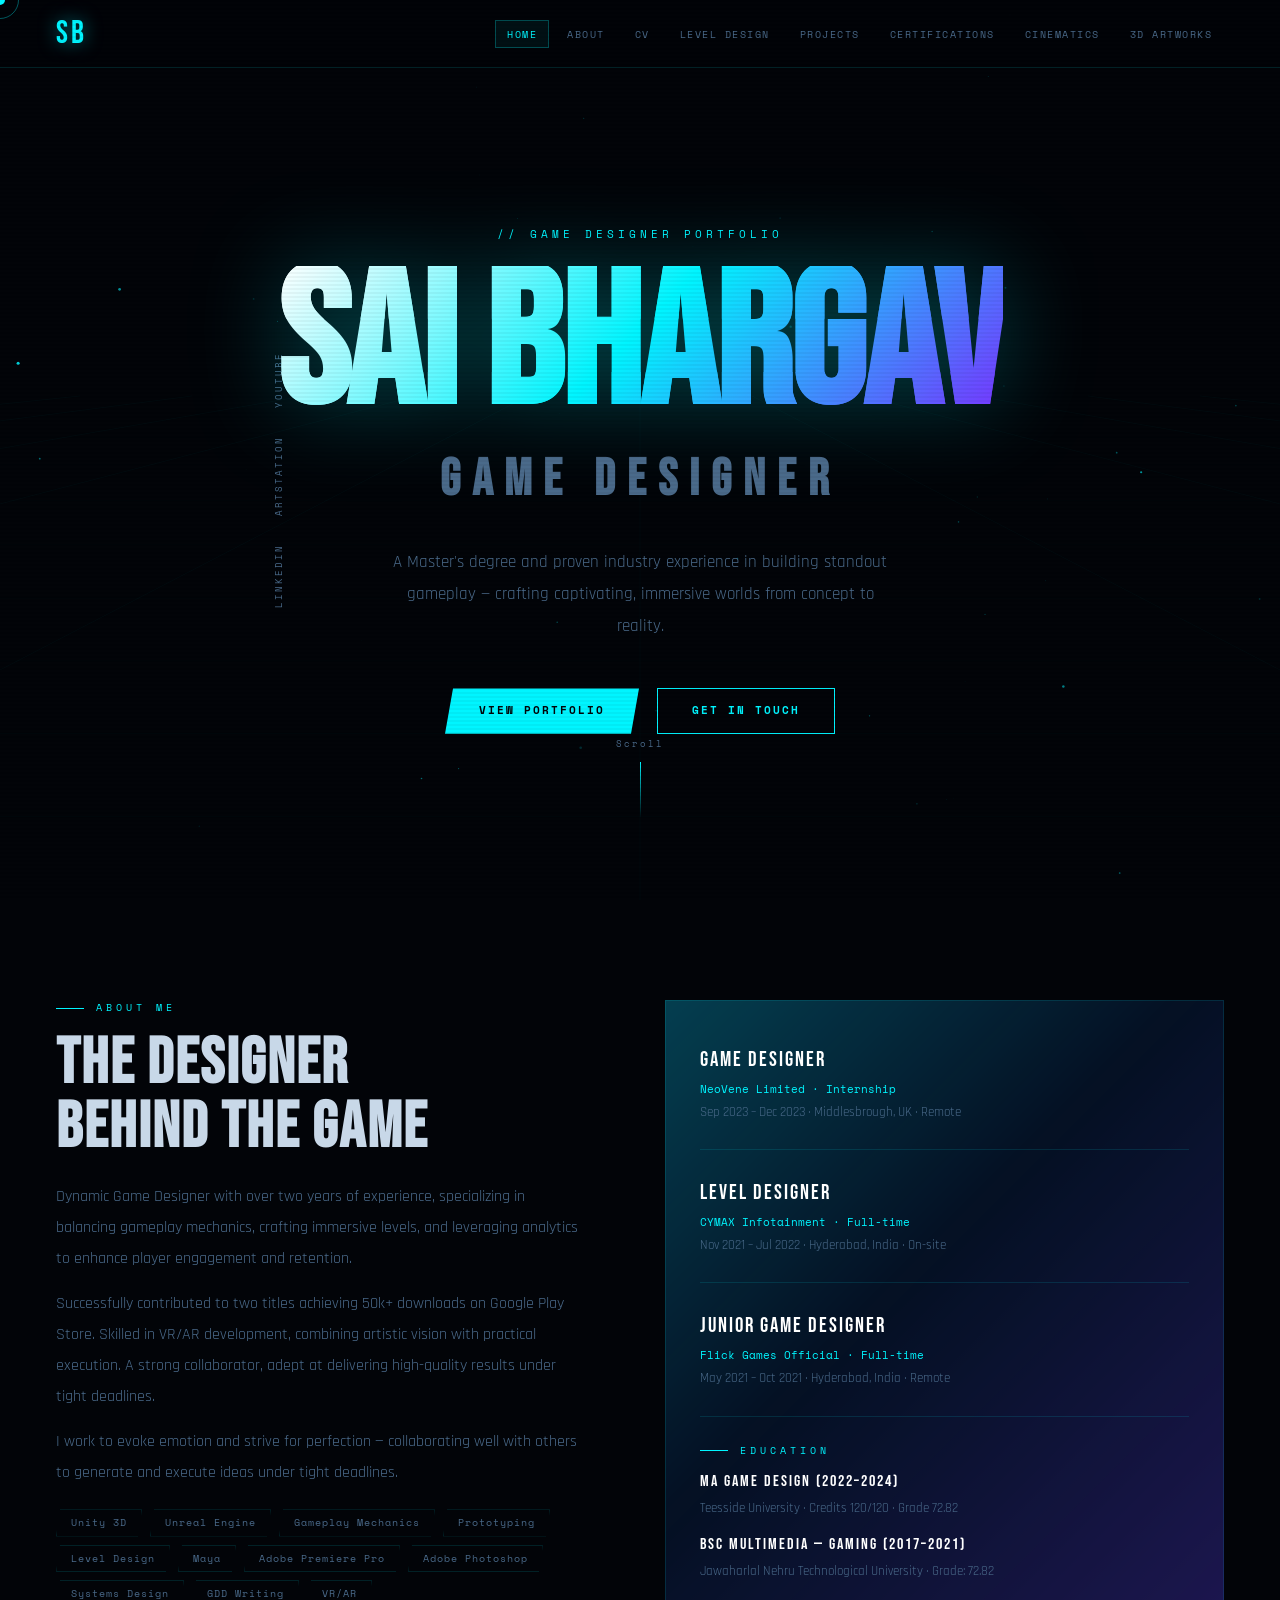
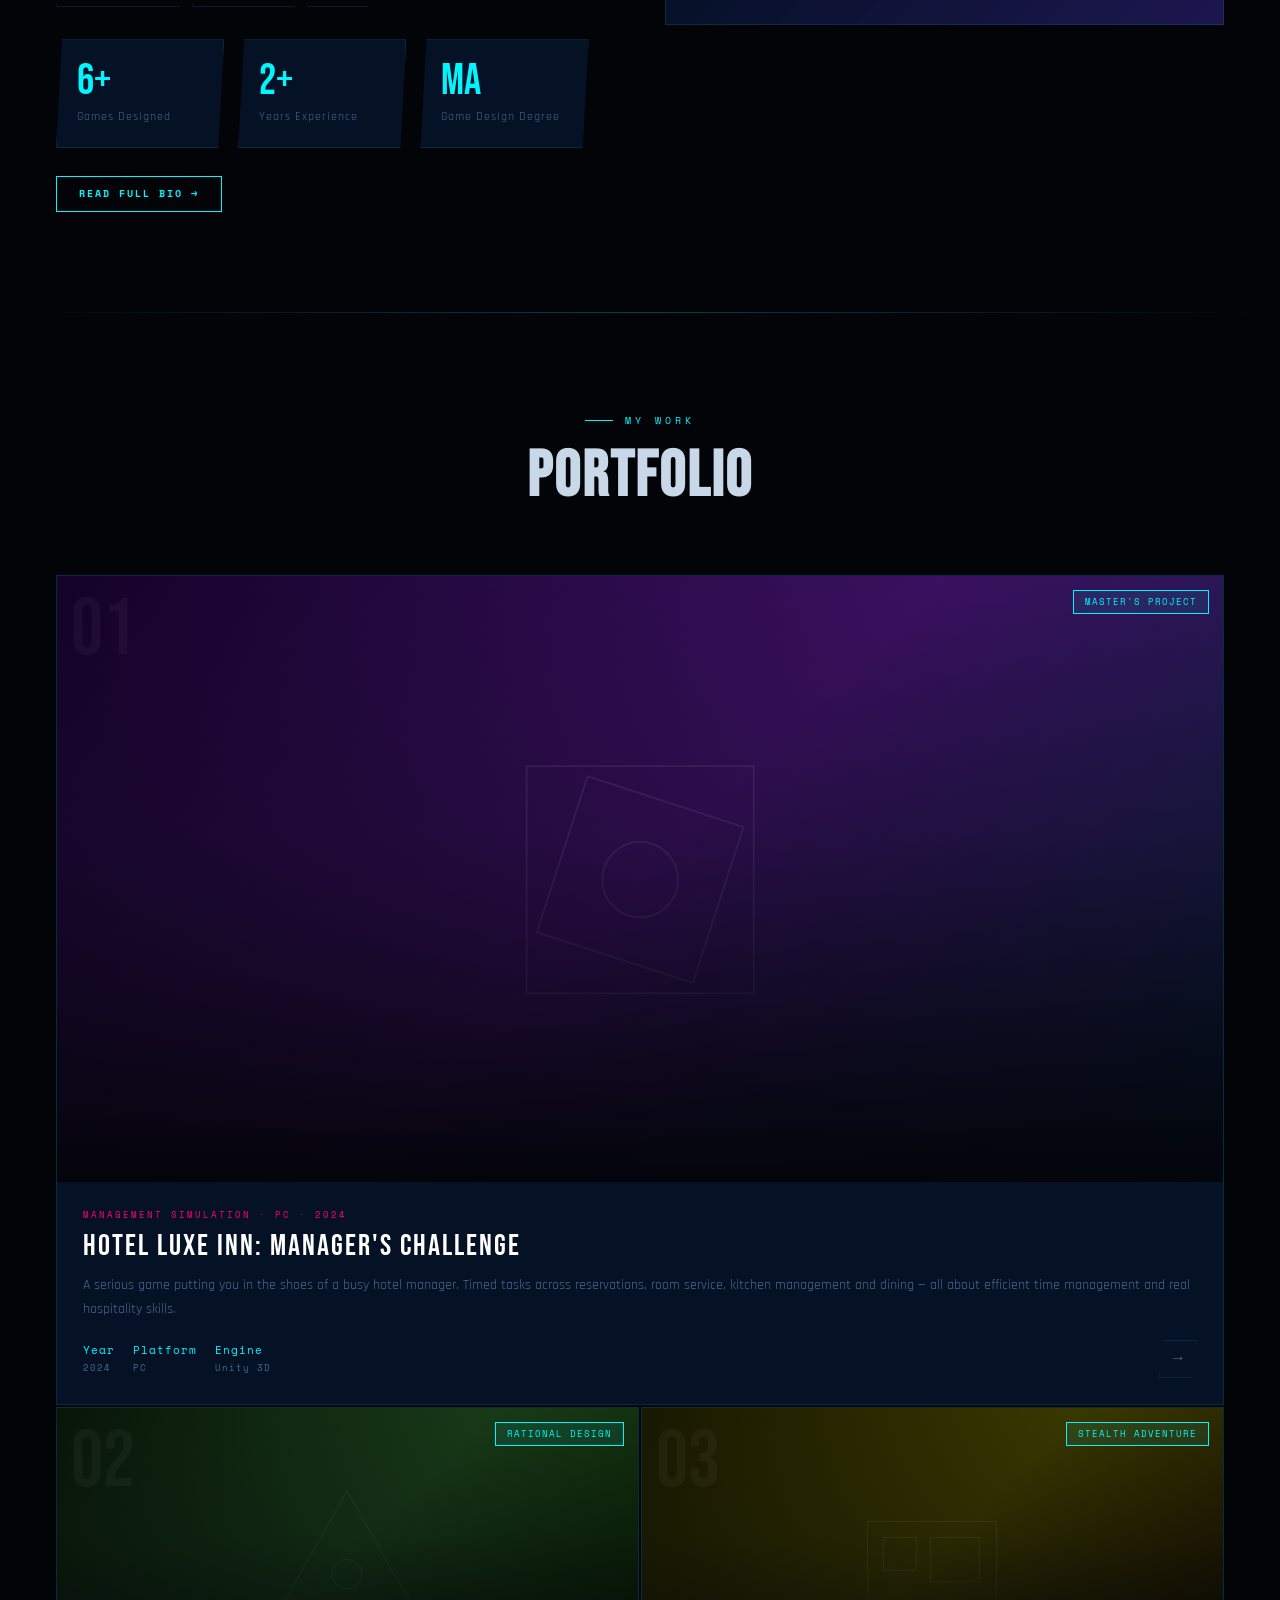
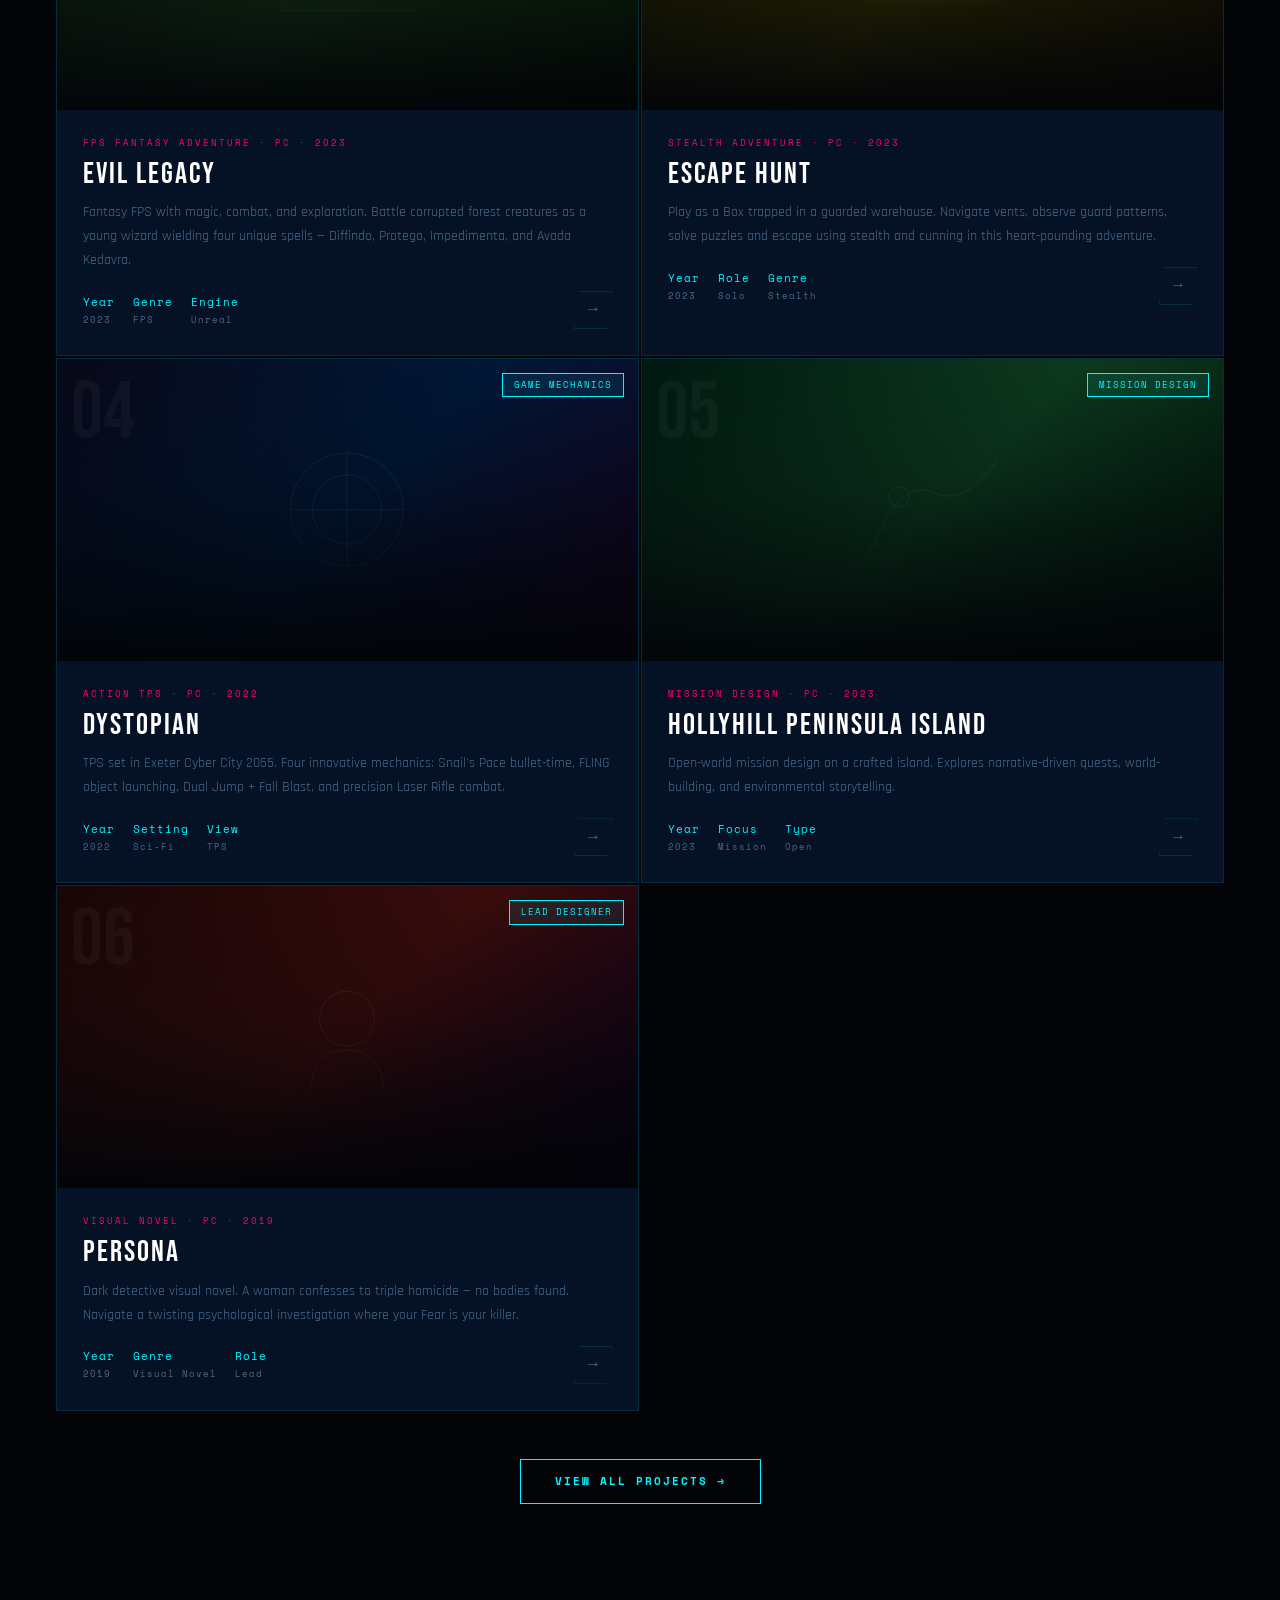
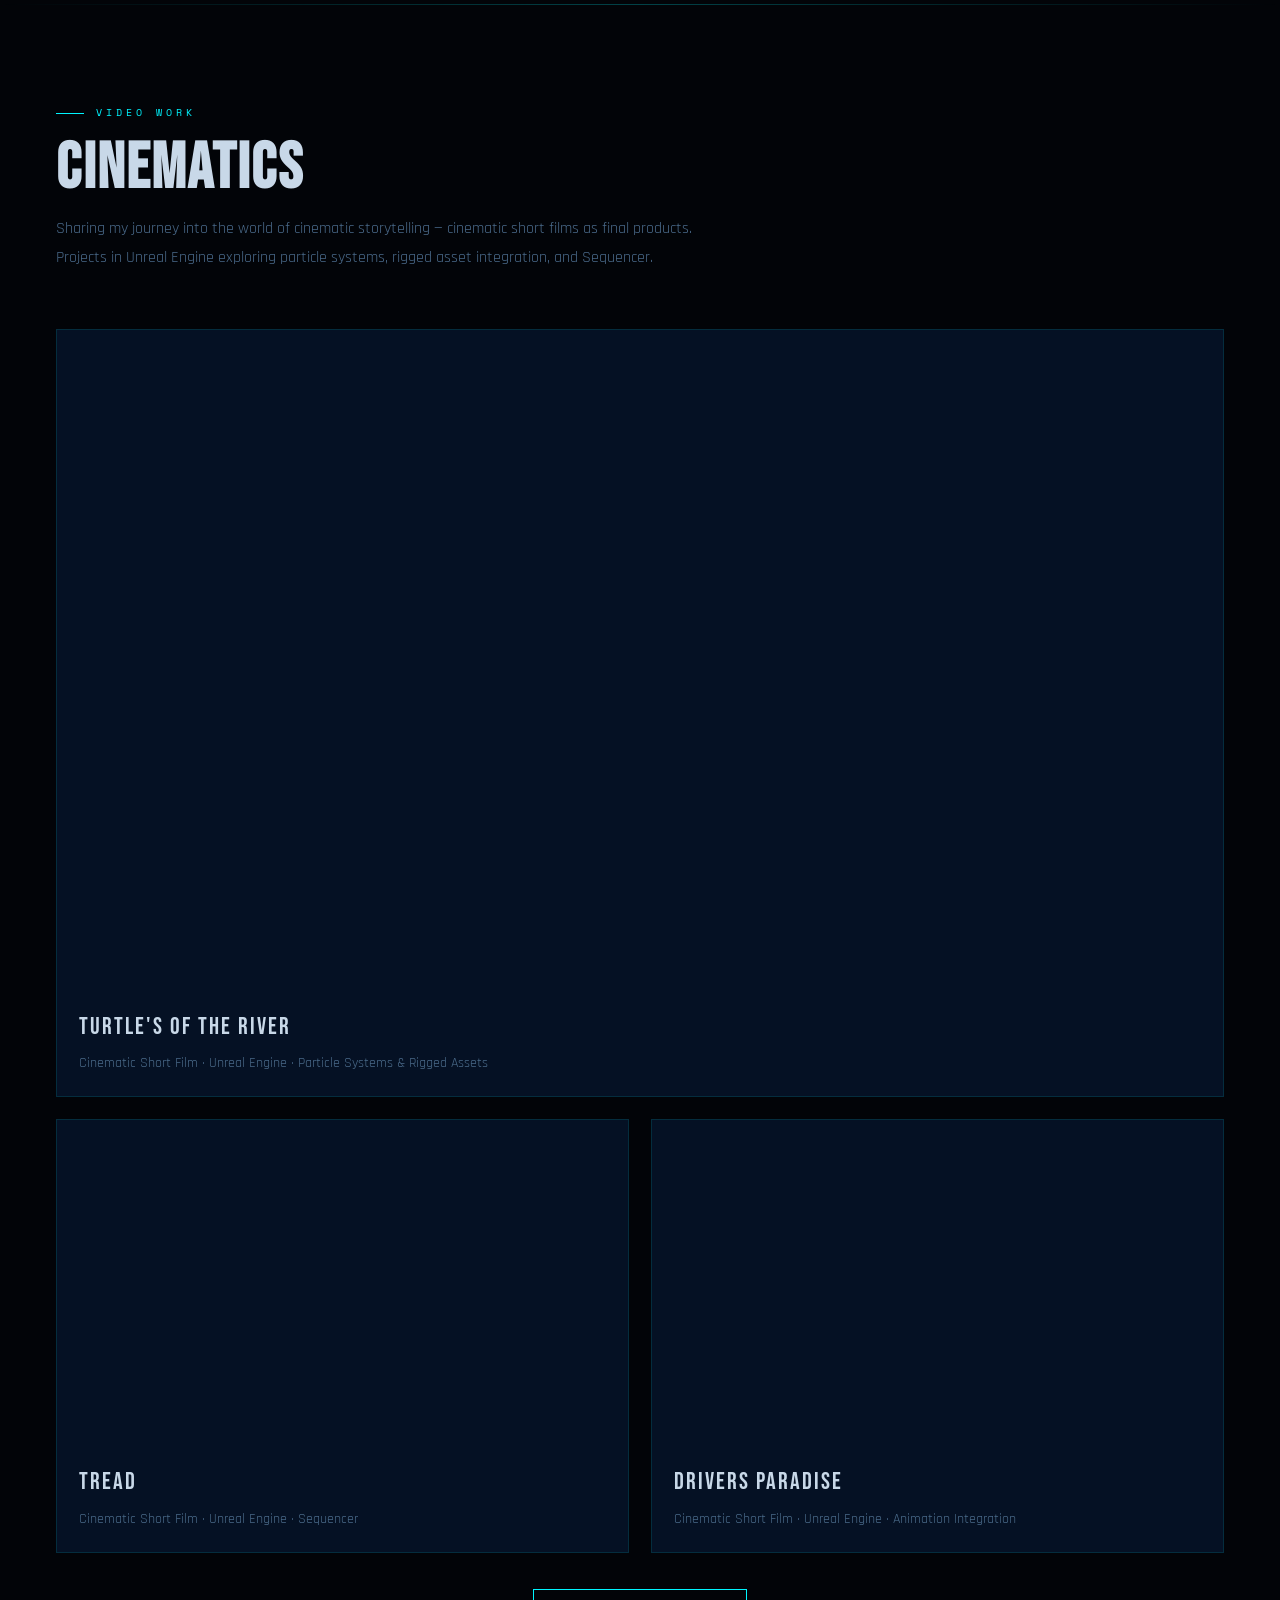
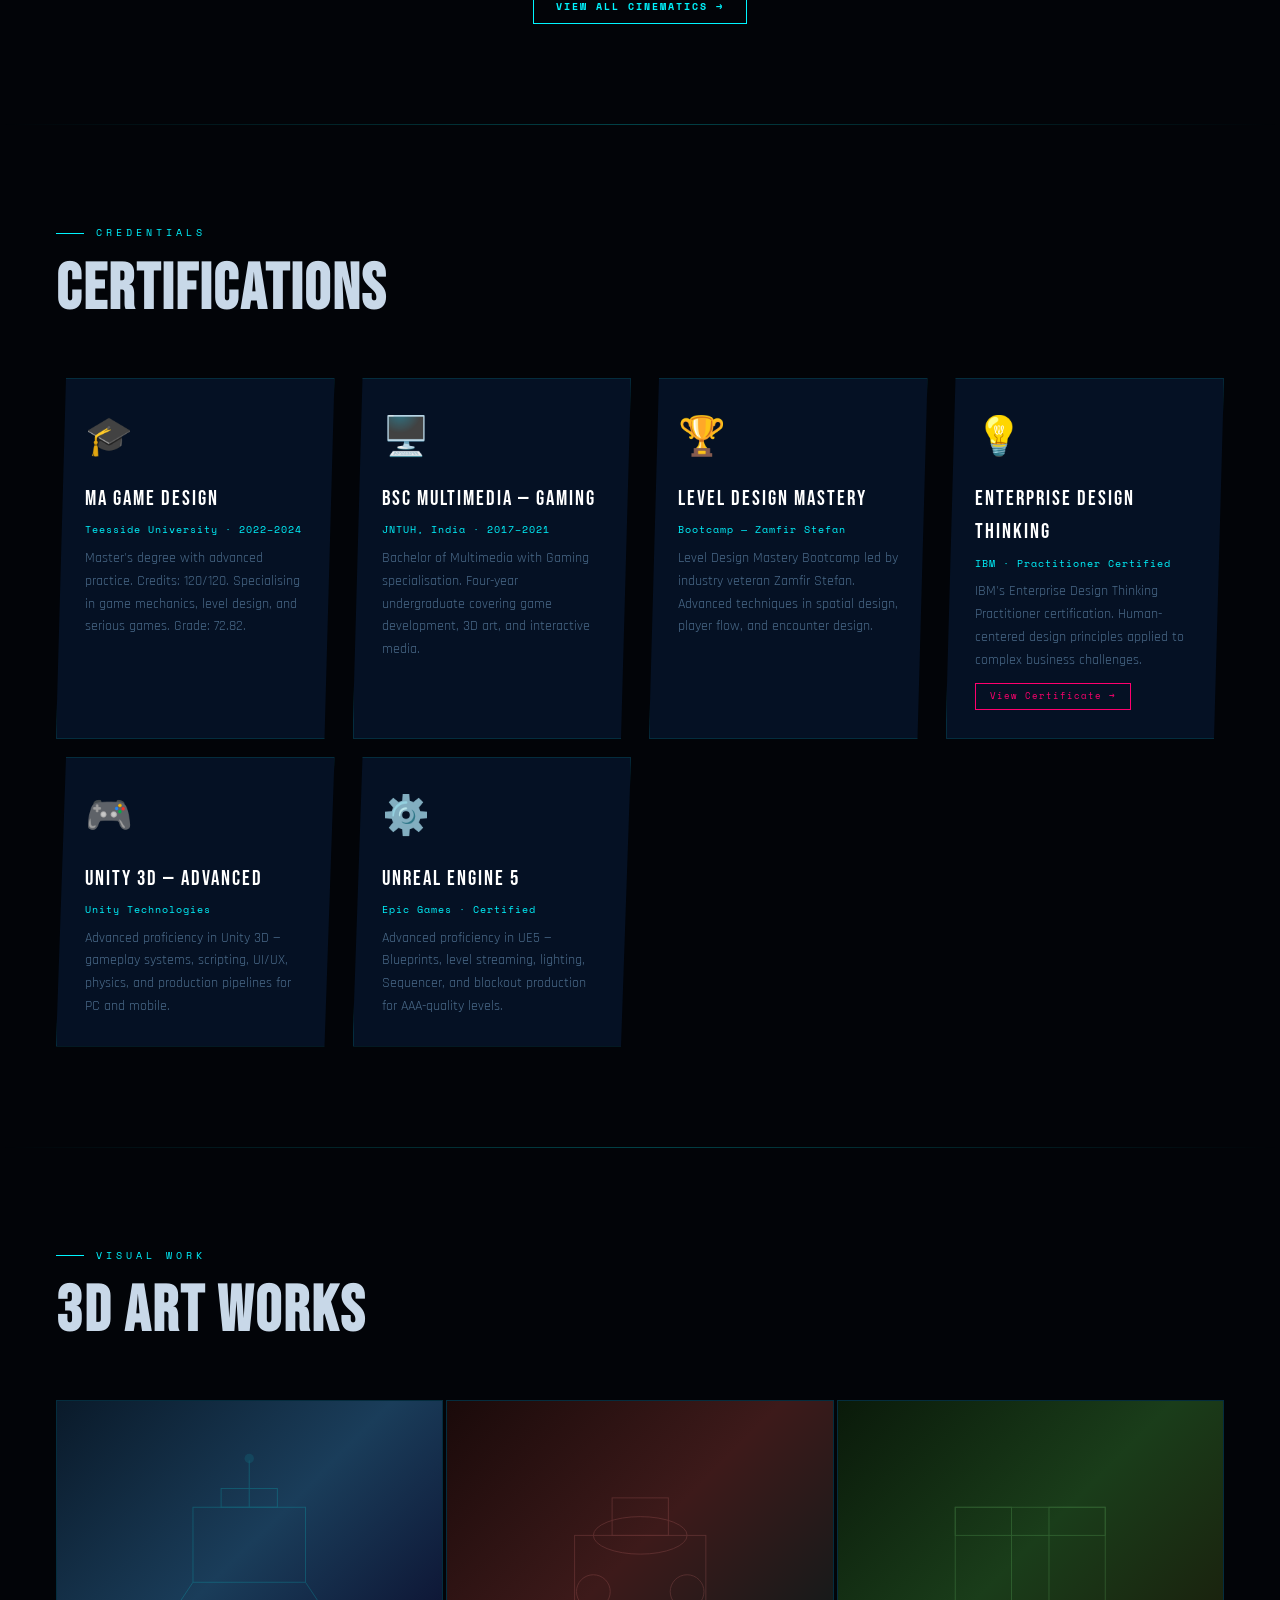
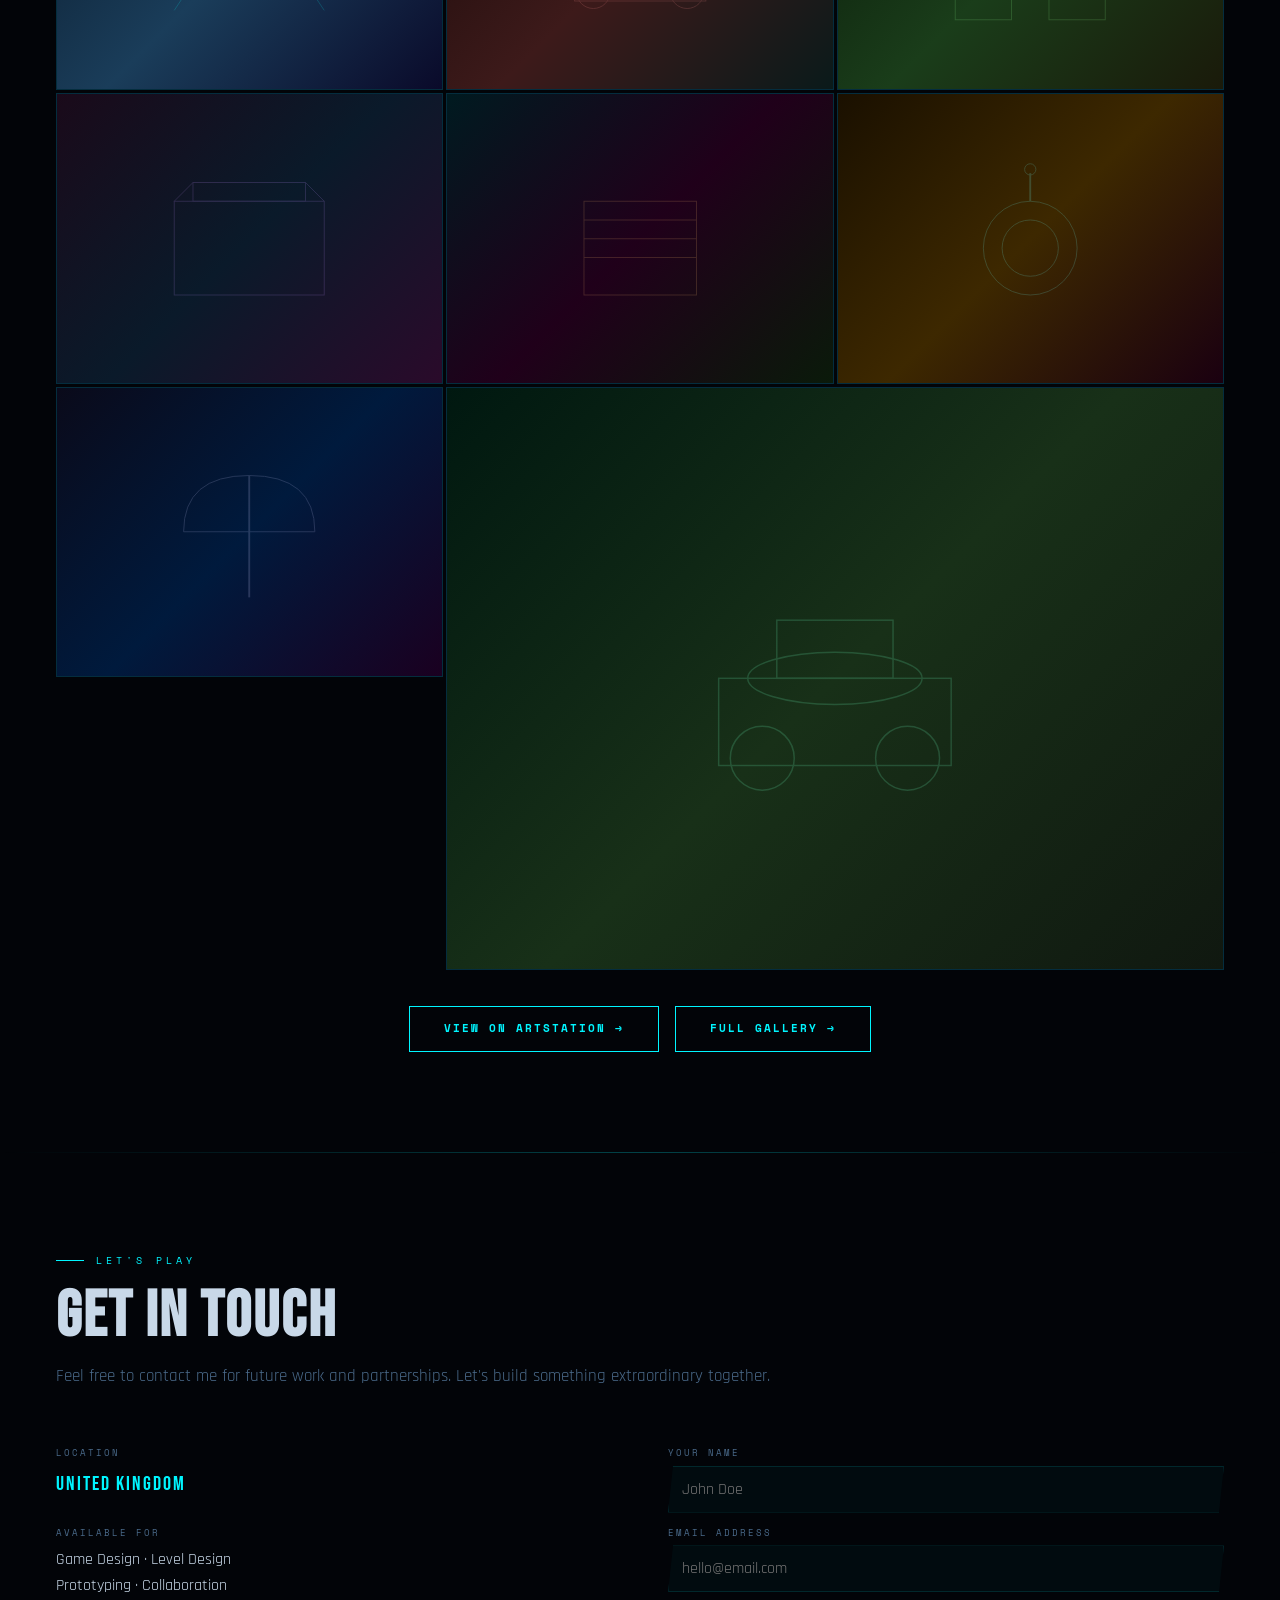
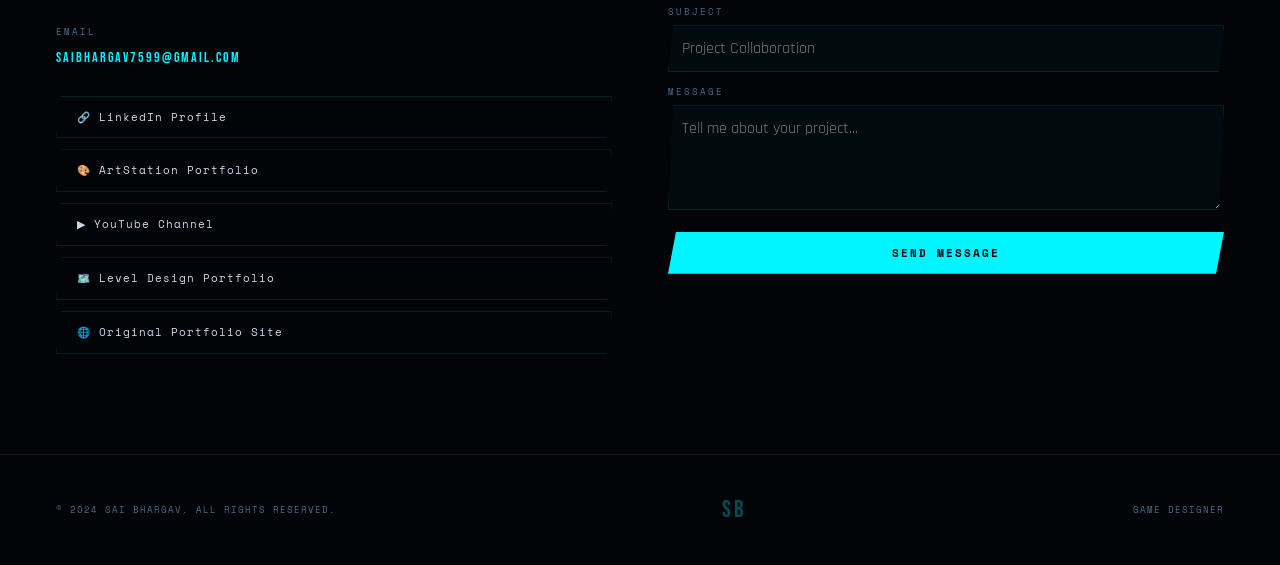
<file: index (5).html>
<!DOCTYPE html>
<html lang="en">
<head>
<meta charset="UTF-8">
<meta name="viewport" content="width=device-width,initial-scale=1">
<title>Sai Bhargav — Game Designer</title>
<meta name="description" content="Sai Bhargav — Game Designer. MA Game Design graduate with industry experience. Unity, Unreal Engine, Level Design.">

<!-- Fonts -->
<link rel="preconnect" href="https://fonts.googleapis.com">
<link rel="preconnect" href="https://fonts.gstatic.com" crossorigin>
<link href="https://fonts.googleapis.com/css2?family=Bebas+Neue&family=Space+Mono:ital,wght@0,400;0,700;1,400&family=Rajdhani:wght@300;400;500;600;700&display=swap" rel="stylesheet">

<style>
/* ════════════════════════════════════════════════════════════════
   SAI BHARGAV — PORTFOLIO  ·  index.html
   Exact replica of https://saibhargav7599.github.io/Temporrfolio/
   ════════════════════════════════════════════════════════════════ */

/* ── TOKENS ── */
:root{
  --c:#00f5ff;     /* neon cyan  */
  --c2:#ff006e;    /* neon pink  */
  --c3:#7b2fff;    /* purple     */
  --gold:#ffd700;
  --bg:#020408;
  --bg2:#060d14;
  --mid:#0a1628;
  --txt:#c8d8e8;
  --dim:#4a6a8a;
  --dim2:#2a4a6a;
  --card:rgba(6,20,40,.88);
  --bdr:rgba(0,245,255,.12);
  --bdr2:rgba(0,245,255,.26);
  --glow:0 0 30px rgba(0,245,255,.22);
  --glow2:0 0 40px rgba(255,0,110,.3);
}

/* ── RESET ── */
*,*::before,*::after{margin:0;padding:0;box-sizing:border-box}
html{scroll-behavior:smooth;font-size:16px}
body{background:var(--bg);color:var(--txt);font-family:'Rajdhani',sans-serif;overflow-x:hidden;cursor:none;line-height:1.6}
body.locked{overflow:hidden}
a{text-decoration:none;color:inherit}
button{font-family:inherit}
img{display:block;max-width:100%}

/* ── SCROLLBAR ── */
::-webkit-scrollbar{width:3px}
::-webkit-scrollbar-track{background:var(--bg)}
::-webkit-scrollbar-thumb{background:var(--c);border-radius:2px}

/* ── CURSOR ── */
#cur,#cur-ring{position:fixed;pointer-events:none;z-index:9999;transform:translate(-50%,-50%);border-radius:50%}
#cur{width:10px;height:10px;background:var(--c);transition:width .2s,height .2s,background .2s;mix-blend-mode:screen}
#cur-ring{width:38px;height:38px;border:1px solid rgba(0,245,255,.35);transition:width .3s,height .3s,border-color .3s}
#cur.on{width:18px;height:18px;background:var(--c2)}
#cur-ring.on{width:56px;height:56px;border-color:rgba(255,0,110,.4)}

/* ── CANVAS BG ── */
#bgc{position:fixed;inset:0;z-index:0;pointer-events:none}

/* ── SCANLINES ── */
body::after{content:'';position:fixed;inset:0;z-index:800;pointer-events:none;
  background:repeating-linear-gradient(0deg,transparent,transparent 2px,rgba(0,0,0,.04) 2px,rgba(0,0,0,.04) 4px)}

/* ── PAGE TRANSITION ── */
#pt{position:fixed;inset:0;z-index:8000;background:var(--bg);
  clip-path:polygon(0 0,100% 0,100% 100%,0 100%);
  transform:scaleY(1);transform-origin:top;pointer-events:none;
  transition:transform .55s cubic-bezier(.76,0,.24,1)}
#pt.gone{transform:scaleY(0)}

/* ── NAV ── */
nav{position:fixed;top:0;left:0;right:0;z-index:500;height:68px;
  display:flex;align-items:center;justify-content:space-between;
  padding:0 56px;background:rgba(2,4,8,.94);
  backdrop-filter:blur(16px);border-bottom:1px solid var(--bdr)}
.nav-logo{font-family:'Bebas Neue',sans-serif;font-size:2rem;letter-spacing:3px;
  color:var(--c);text-shadow:0 0 18px rgba(0,245,255,.5)}
.nav-links{display:flex;gap:6px;list-style:none}
.nav-links a{font-family:'Space Mono',monospace;font-size:.6rem;letter-spacing:1.5px;
  text-transform:uppercase;color:var(--dim);padding:6px 11px;
  border:1px solid transparent;transition:all .3s;white-space:nowrap}
.nav-links a:hover,.nav-links a.act{color:var(--c);border-color:var(--bdr2);background:rgba(0,245,255,.05)}
.ham{display:none;flex-direction:column;gap:5px;cursor:pointer;padding:8px;background:none;border:none}
.ham span{display:block;width:22px;height:1.5px;background:var(--c);transition:all .3s}

/* mobile nav */
#mobnav{display:none;position:fixed;inset:0;z-index:600;background:rgba(2,4,8,.98);
  flex-direction:column;align-items:center;justify-content:center;gap:18px}
#mobnav.open{display:flex}
#mobnav a{font-family:'Bebas Neue',sans-serif;font-size:2.2rem;letter-spacing:4px;color:var(--txt);transition:color .3s}
#mobnav a:hover{color:var(--c)}

/* ── SECTION HELPERS ── */
.s{position:relative;z-index:1}
.wrap{max-width:1380px;margin:0 auto;padding:100px 56px;position:relative;z-index:1}
.wrap-sm{max-width:1380px;margin:0 auto;padding:60px 56px;position:relative;z-index:1}
.divider{max-width:1380px;margin:0 auto;height:1px;position:relative;z-index:1;
  background:linear-gradient(to right,transparent,var(--bdr2),transparent)}
.sec-label{font-family:'Space Mono',monospace;font-size:.64rem;letter-spacing:4px;
  color:var(--c);text-transform:uppercase;display:flex;align-items:center;gap:12px;margin-bottom:16px}
.sec-label::before{content:'';width:28px;height:1px;background:var(--c)}
.sec-title{font-family:'Bebas Neue',sans-serif;font-size:clamp(2.6rem,5vw,5rem);
  line-height:1;letter-spacing:2px}

/* ── BUTTONS ── */
.btn{display:inline-flex;align-items:center;gap:8px;padding:13px 34px;
  font-family:'Space Mono',monospace;font-size:.68rem;letter-spacing:2px;
  text-transform:uppercase;font-weight:700;cursor:pointer;border:none;
  clip-path:polygon(8px 0%,100% 0%,calc(100% - 8px) 100%,0% 100%);transition:all .3s}
.btn-p{background:var(--c);color:var(--bg)}
.btn-p:hover{background:var(--c2);transform:translateY(-2px);box-shadow:0 10px 28px rgba(255,0,110,.35)}
.btn-g{background:transparent;color:var(--c);border:1px solid var(--c);clip-path:none}
.btn-g:hover{background:rgba(0,245,255,.08);transform:translateY(-2px);box-shadow:var(--glow)}
.btn-sm{padding:9px 22px;font-size:.6rem}

/* ── REVEAL ── */
.rev{opacity:0;transform:translateY(38px);transition:opacity .8s,transform .8s}
.rev.vis{opacity:1;transform:translateY(0)}
.rev-l{opacity:0;transform:translateX(-38px);transition:opacity .8s,transform .8s}
.rev-l.vis{opacity:1;transform:translateX(0)}
.rev-r{opacity:0;transform:translateX(38px);transition:opacity .8s,transform .8s}
.rev-r.vis{opacity:1;transform:translateX(0)}
.d1{transition-delay:.1s}.d2{transition-delay:.2s}.d3{transition-delay:.3s}
.d4{transition-delay:.4s}.d5{transition-delay:.5s}.d6{transition-delay:.6s}

/* ════════════════════════════════════════
   §1 HERO
   ════════════════════════════════════════ */
#home{min-height:100vh;display:flex;align-items:center;justify-content:center;
  padding:140px 56px 80px;overflow:hidden;position:relative;z-index:1}
.hero-inner{text-align:center;position:relative;max-width:900px}

.hero-tag{font-family:'Space Mono',monospace;font-size:.68rem;letter-spacing:4px;
  color:var(--c);text-transform:uppercase;margin-bottom:22px;display:block;
  opacity:0;animation:fu .8s .2s forwards}
.hero-name{font-family:'Bebas Neue',sans-serif;font-size:clamp(5rem,15vw,14rem);
  line-height:.84;letter-spacing:-2px;position:relative;
  background:linear-gradient(135deg,#fff 0%,var(--c) 48%,var(--c3) 100%);
  -webkit-background-clip:text;-webkit-text-fill-color:transparent;background-clip:text;
  filter:drop-shadow(0 0 46px rgba(0,245,255,.28));
  opacity:0;animation:fu .8s .4s forwards}
.hero-name::before,.hero-name::after{content:attr(data-t);position:absolute;
  inset:0;background:inherit;-webkit-background-clip:text;background-clip:text;
  -webkit-text-fill-color:transparent}
.hero-name::before{animation:g1 5s infinite;clip-path:polygon(0 0,100% 0,100% 33%,0 33%)}
.hero-name::after{animation:g2 5s infinite;clip-path:polygon(0 66%,100% 66%,100% 100%,0 100%)}
.hero-sub-title{font-family:'Bebas Neue',sans-serif;font-size:clamp(1.5rem,4vw,3.4rem);
  letter-spacing:12px;color:var(--dim);margin-top:12px;
  opacity:0;animation:fu .8s .6s forwards}
.hero-desc{margin:26px auto 0;font-size:1.05rem;color:var(--dim);max-width:500px;
  line-height:1.9;opacity:0;animation:fu .8s .8s forwards}
.hero-ctas{margin-top:46px;display:flex;gap:18px;justify-content:center;flex-wrap:wrap;
  opacity:0;animation:fu .8s 1s forwards}
.hero-socials{position:absolute;left:-126px;top:50%;
  transform:translateY(-50%) rotate(-90deg);
  display:flex;gap:28px;opacity:0;animation:fi 1s 1.3s forwards}
.hero-socials a{font-family:'Space Mono',monospace;font-size:.58rem;
  letter-spacing:2px;color:var(--dim);text-transform:uppercase;transition:color .3s}
.hero-socials a:hover{color:var(--c)}
.scroll-hint{position:absolute;bottom:-84px;left:50%;transform:translateX(-50%);
  display:flex;flex-direction:column;align-items:center;gap:10px;
  opacity:0;animation:fi 1s 1.6s forwards}
.scroll-hint span{font-family:'Space Mono',monospace;font-size:.58rem;letter-spacing:2px;color:var(--dim)}
.scroll-line{width:1px;height:56px;background:linear-gradient(to bottom,var(--c),transparent);
  animation:sp 2s infinite}

/* ════════════════════════════════════════
   §2 ABOUT
   ════════════════════════════════════════ */
#about .inner{display:grid;grid-template-columns:1fr 1.05fr;gap:76px;align-items:start}
.about-text p{font-size:1.02rem;color:var(--dim);line-height:1.9;margin-bottom:14px}
.tags{display:flex;flex-wrap:wrap;gap:8px;margin-top:20px}
.tag{padding:5px 14px;border:1px solid var(--bdr);font-family:'Space Mono',monospace;
  font-size:.6rem;color:var(--dim);letter-spacing:1px;
  clip-path:polygon(4px 0%,100% 0%,calc(100% - 4px) 100%,0% 100%);transition:all .3s}
.tag:hover{border-color:var(--c);color:var(--c);background:rgba(0,245,255,.05)}
.stats{display:grid;grid-template-columns:repeat(3,1fr);gap:14px;margin-top:32px}
.stat{border:1px solid var(--bdr);padding:20px;background:var(--card);
  clip-path:polygon(6px 0%,100% 0%,calc(100% - 6px) 100%,0% 100%);
  transition:border-color .3s,transform .3s}
.stat:hover{border-color:var(--c);transform:translateY(-4px)}
.stat-n{font-family:'Bebas Neue',sans-serif;font-size:2.7rem;color:var(--c);line-height:1}
.stat-l{font-size:.78rem;color:var(--dim);letter-spacing:1px;margin-top:4px}

/* exp card */
.exp-card{perspective:900px}
.exp-card-inner{padding:42px 34px;background:var(--card);border:1px solid var(--bdr);
  transform-style:preserve-3d;transition:transform .12s;position:relative}
.exp-card-inner::before{content:'';position:absolute;inset:-1px;z-index:-1;
  background:linear-gradient(135deg,var(--c),transparent 44%,var(--c3));opacity:.2}
.exp-item{margin-bottom:26px;padding-bottom:26px;border-bottom:1px solid var(--bdr)}
.exp-item:last-child{border:none;margin:0;padding:0}
.exp-role{font-family:'Bebas Neue',sans-serif;font-size:1.32rem;letter-spacing:2px;color:#fff}
.exp-co{font-family:'Space Mono',monospace;font-size:.66rem;color:var(--c);margin-top:4px}
.exp-per{font-size:.84rem;color:var(--dim);margin-top:4px}

/* ════════════════════════════════════════
   §3 PORTFOLIO GRID
   ════════════════════════════════════════ */
#portfolio .header{text-align:center;margin-bottom:66px}
.games{display:grid;grid-template-columns:repeat(2,1fr);gap:2px}
.gc{position:relative;overflow:hidden;background:var(--card);border:1px solid var(--bdr);
  cursor:pointer;transform-style:preserve-3d;
  transition:border-color .4s,transform .4s,box-shadow .4s}
.gc:hover{border-color:var(--c);transform:translateY(-7px) scale(1.01);box-shadow:var(--glow)}
.gc.span2{grid-column:span 2}
.gt{width:100%;padding-top:52%;position:relative;overflow:hidden}
.gt-bg{position:absolute;inset:0;transition:transform .6s}
.gc:hover .gt-bg{transform:scale(1.07)}
.gt-ov{position:absolute;inset:0;background:linear-gradient(to top,rgba(2,4,8,.97) 0%,rgba(2,4,8,.28) 58%,transparent 100%)}
.gt-num{position:absolute;top:14px;left:14px;font-family:'Bebas Neue',sans-serif;
  font-size:5rem;color:rgba(255,255,255,.04);line-height:1;z-index:1}
.gt-badge{position:absolute;top:14px;right:14px;padding:4px 11px;
  background:rgba(0,245,255,.08);border:1px solid var(--c);
  font-family:'Space Mono',monospace;font-size:.56rem;color:var(--c);letter-spacing:1px;z-index:2}
.gi{padding:26px}
.gi-genre{font-family:'Space Mono',monospace;font-size:.58rem;color:var(--c2);letter-spacing:2px;text-transform:uppercase;margin-bottom:7px}
.gi-name{font-family:'Bebas Neue',sans-serif;font-size:1.85rem;letter-spacing:2px;color:#fff;line-height:1.1;margin-bottom:11px}
.gi-desc{font-size:.88rem;color:var(--dim);line-height:1.7;margin-bottom:18px;
  display:-webkit-box;-webkit-line-clamp:3;-webkit-box-orient:vertical;overflow:hidden}
.gi-meta{display:flex;gap:18px;align-items:center}
.gm-i{font-family:'Space Mono',monospace;font-size:.58rem;color:var(--dim);letter-spacing:1px}
.gm-i span{color:var(--c);display:block;font-size:.7rem;margin-bottom:2px}
.garrow{margin-left:auto;width:38px;height:38px;border:1px solid var(--bdr);
  display:flex;align-items:center;justify-content:center;
  clip-path:polygon(5px 0%,100% 0%,calc(100% - 5px) 100%,0% 100%);
  transition:all .3s;color:var(--dim);font-size:1rem}
.gc:hover .garrow{background:var(--c);color:var(--bg);border-color:var(--c)}

/* thumb gradients */
.th-hotel{background:linear-gradient(135deg,#140228,#3a1060,#0b2240)}
.th-evil{background:linear-gradient(135deg,#081508,#183a18,#091e00)}
.th-escape{background:linear-gradient(135deg,#181800,#3a3800,#180e00)}
.th-dystopian{background:linear-gradient(135deg,#080818,#001838,#18001e)}
.th-hollyhill{background:linear-gradient(135deg,#001810,#0c3a1e,#001008)}
.th-persona{background:linear-gradient(135deg,#180606,#3a0c0c,#08001a)}
.th-deco{position:absolute;inset:0;display:flex;align-items:center;justify-content:center;opacity:.1}
.th-deco svg{width:52%;height:52%}

/* ── MODAL ── */
.modal-ov{position:fixed;inset:0;z-index:700;background:rgba(2,4,8,.96);
  backdrop-filter:blur(22px);display:flex;align-items:center;justify-content:center;
  padding:36px;opacity:0;pointer-events:none;transition:opacity .4s}
.modal-ov.open{opacity:1;pointer-events:all}
.modal-box{max-width:860px;width:100%;max-height:90vh;overflow-y:auto;
  background:var(--bg2);border:1px solid var(--bdr);
  transform:translateY(26px);transition:transform .4s;
  scrollbar-width:thin;scrollbar-color:var(--c) transparent}
.modal-ov.open .modal-box{transform:translateY(0)}
.modal-hero{width:100%;padding-top:44%;position:relative;overflow:hidden}
.modal-hero-ov{position:absolute;inset:0;background:linear-gradient(to top,var(--bg2) 0%,transparent 60%)}
.modal-x{position:absolute;top:14px;right:14px;z-index:10;width:42px;height:42px;
  background:rgba(2,4,8,.8);border:1px solid var(--bdr);color:var(--txt);
  font-size:1.1rem;cursor:pointer;display:flex;align-items:center;justify-content:center;transition:all .3s}
.modal-x:hover{border-color:var(--c2);color:var(--c2)}
.modal-body{padding:34px}
.modal-tag{display:inline-block;padding:4px 13px;border:1px solid var(--c2);
  font-family:'Space Mono',monospace;font-size:.58rem;color:var(--c2);letter-spacing:2px;margin-bottom:13px}
.modal-title{font-family:'Bebas Neue',sans-serif;font-size:clamp(2rem,5vw,3.5rem);
  letter-spacing:3px;line-height:.95;margin-bottom:8px}
.modal-role{font-family:'Space Mono',monospace;font-size:.66rem;color:var(--c);letter-spacing:2px;margin-bottom:26px}
.modal-specs{display:grid;grid-template-columns:repeat(3,1fr);gap:11px;margin-bottom:26px}
.mspec{padding:13px;background:rgba(0,245,255,.03);border:1px solid var(--bdr);text-align:center}
.mspec-k{font-family:'Space Mono',monospace;font-size:.52rem;color:var(--dim);letter-spacing:2px;text-transform:uppercase;margin-bottom:5px}
.mspec-v{font-family:'Bebas Neue',sans-serif;font-size:1.2rem;color:var(--c);letter-spacing:2px}
.modal-desc{font-size:.98rem;line-height:1.9;color:var(--dim);margin-bottom:26px}
.modal-mh{font-family:'Bebas Neue',sans-serif;font-size:1.4rem;letter-spacing:3px;color:#fff;
  margin-bottom:13px;display:flex;align-items:center;gap:13px}
.modal-mh::after{content:'';flex:1;height:1px;background:var(--bdr)}
.mech-list{display:flex;flex-direction:column;gap:12px;margin-bottom:26px}
.mech{display:flex;gap:12px;padding:13px;background:rgba(0,245,255,.03);border-left:2px solid var(--c)}
.mech-i{font-size:1.3rem;flex-shrink:0}
.mech-n{font-family:'Bebas Neue',sans-serif;font-size:1rem;letter-spacing:2px;color:#fff;margin-bottom:3px}
.mech-d{font-size:.83rem;color:var(--dim);line-height:1.6}
.modal-links{display:flex;gap:12px;flex-wrap:wrap;padding-top:22px;border-top:1px solid var(--bdr)}

/* ════════════════════════════════════════
   §4 CINEMATICS
   ════════════════════════════════════════ */
#cinematics .cine-grid{display:grid;grid-template-columns:1fr 1fr;gap:22px;margin-top:56px}
.v-card{border:1px solid var(--bdr);background:var(--card);overflow:hidden;
  transition:border-color .3s,transform .3s}
.v-card:hover{border-color:var(--c);transform:translateY(-4px);box-shadow:var(--glow)}
.v-card.big{grid-column:span 2}
.v-thumb{width:100%;padding-top:56.25%;position:relative;overflow:hidden}
.v-thumb iframe{position:absolute;inset:0;width:100%;height:100%;border:none}
.v-thumb-bg{position:absolute;inset:0;display:flex;align-items:center;justify-content:center;cursor:pointer}
.v-play{position:absolute;top:50%;left:50%;transform:translate(-50%,-50%);
  width:64px;height:64px;background:rgba(0,245,255,.08);
  border:2px solid var(--c);border-radius:50%;
  display:flex;align-items:center;justify-content:center;
  font-size:1.4rem;color:var(--c);transition:all .3s;text-decoration:none}
.v-play:hover{background:var(--c);color:var(--bg);transform:translate(-50%,-50%) scale(1.1)}
.v-info{padding:22px}
.v-title{font-family:'Bebas Neue',sans-serif;font-size:1.5rem;letter-spacing:2px;margin-bottom:6px}
.v-sub{font-size:.86rem;color:var(--dim)}

/* ════════════════════════════════════════
   §5 CERTIFICATIONS
   ════════════════════════════════════════ */
.cert-grid{display:grid;grid-template-columns:repeat(auto-fill,minmax(260px,1fr));gap:18px;margin-top:56px}
.cert-card{padding:28px;background:var(--card);border:1px solid var(--bdr);
  clip-path:polygon(10px 0%,100% 0%,calc(100% - 10px) 100%,0% 100%);
  transition:all .32s;position:relative;overflow:hidden}
.cert-card::before{content:'';position:absolute;top:0;left:0;right:0;height:2px;
  background:linear-gradient(to right,var(--c),var(--c3));
  transform:scaleX(0);transition:transform .4s;transform-origin:left}
.cert-card:hover{border-color:var(--c);transform:translateY(-5px);box-shadow:var(--glow)}
.cert-card:hover::before{transform:scaleX(1)}
.cert-icon{font-size:2.4rem;margin-bottom:14px}
.cert-name{font-family:'Bebas Neue',sans-serif;font-size:1.3rem;letter-spacing:2px;color:#fff;margin-bottom:7px}
.cert-iss{font-family:'Space Mono',monospace;font-size:.62rem;color:var(--c);letter-spacing:1px;margin-bottom:9px}
.cert-desc{font-size:.86rem;color:var(--dim);line-height:1.65}
.cert-link{display:inline-block;margin-top:12px;padding:5px 14px;border:1px solid var(--c2);
  font-family:'Space Mono',monospace;font-size:.58rem;color:var(--c2);letter-spacing:1px;transition:all .3s}
.cert-link:hover{background:var(--c2);color:var(--bg)}

/* ════════════════════════════════════════
   §6 3D ART
   ════════════════════════════════════════ */
.art-grid{display:grid;grid-template-columns:repeat(3,1fr);gap:3px;margin-top:56px}
.art-item{position:relative;overflow:hidden;aspect-ratio:4/3;
  background:var(--card);border:1px solid var(--bdr);cursor:zoom-in;transition:all .4s}
.art-item:hover{border-color:var(--c);z-index:2}
.art-bg{position:absolute;inset:0;transition:transform .5s}
.art-item:hover .art-bg{transform:scale(1.09)}
.art-ov{position:absolute;inset:0;background:linear-gradient(to top,rgba(2,4,8,.9),transparent);
  opacity:0;transition:opacity .32s;display:flex;align-items:flex-end;padding:18px}
.art-item:hover .art-ov{opacity:1}
.art-label{font-family:'Bebas Neue',sans-serif;font-size:1.1rem;letter-spacing:2px}
/* Art gradients */
.a1{background:linear-gradient(135deg,#0a1a2a,#1a3d5a,#0a0a2a)}
.a2{background:linear-gradient(135deg,#1a0a0a,#3d1a1a,#0a1a1a)}
.a3{background:linear-gradient(135deg,#0a1a0a,#1a3d1a,#1a1a0a)}
.a4{background:linear-gradient(135deg,#1a0a1a,#0a1a2a,#2a0a2a)}
.a5{background:linear-gradient(135deg,#001a20,#20001a,#0a1a0a)}
.a6{background:linear-gradient(135deg,#1a1000,#3d2800,#1a0010)}
.a7{background:linear-gradient(135deg,#0a0a1a,#001a3d,#1a0020)}
.a8{background:linear-gradient(135deg,#001810,#183018,#101810)}

/* ════════════════════════════════════════
   §7 CONTACT
   ════════════════════════════════════════ */
#contact .cg{display:grid;grid-template-columns:1fr 1fr;gap:56px;margin-top:56px}
.ci-item{margin-bottom:26px}
.ci-label{font-family:'Space Mono',monospace;font-size:.58rem;color:var(--dim);
  letter-spacing:2px;text-transform:uppercase;margin-bottom:7px}
.ci-val{font-family:'Bebas Neue',sans-serif;font-size:1.25rem;letter-spacing:2px;color:var(--c)}
.c-links{display:flex;flex-direction:column;gap:11px;margin-top:26px}
.c-link{padding:12px 20px;border:1px solid var(--bdr);display:flex;align-items:center;
  gap:11px;color:var(--txt);font-family:'Space Mono',monospace;font-size:.66rem;
  letter-spacing:1px;transition:all .3s;
  clip-path:polygon(5px 0%,100% 0%,calc(100% - 5px) 100%,0% 100%)}
.c-link:hover{border-color:var(--c);color:var(--c);background:rgba(0,245,255,.05);transform:translateX(8px)}
.c-form{display:flex;flex-direction:column;gap:13px}
.fl{font-family:'Space Mono',monospace;font-size:.58rem;color:var(--dim);
  letter-spacing:2px;text-transform:uppercase;margin-bottom:5px;display:block}
.fi,.fta{width:100%;background:rgba(0,245,255,.03);border:1px solid var(--bdr);
  color:var(--txt);padding:12px 13px;font-family:'Rajdhani',sans-serif;font-size:1rem;
  outline:none;transition:border-color .3s;
  clip-path:polygon(5px 0%,100% 0%,calc(100% - 5px) 100%,0% 100%)}
.fi:focus,.fta:focus{border-color:var(--c)}
.fta{min-height:105px;resize:vertical}

/* ════════════════════════════════════════
   FOOTER
   ════════════════════════════════════════ */
footer{padding:36px 56px;border-top:1px solid var(--bdr);
  display:flex;align-items:center;justify-content:space-between;
  position:relative;z-index:1;flex-wrap:wrap;gap:14px}
.f-copy{font-family:'Space Mono',monospace;font-size:.58rem;color:var(--dim);letter-spacing:1px}
.f-logo{font-family:'Bebas Neue',sans-serif;font-size:1.5rem;letter-spacing:3px;color:var(--c);opacity:.3}

/* ════════════════════════════════════════
   KEYFRAMES
   ════════════════════════════════════════ */
@keyframes fu{from{opacity:0;transform:translateY(28px)}to{opacity:1;transform:translateY(0)}}
@keyframes fi{from{opacity:0}to{opacity:1}}
@keyframes sp{0%,100%{opacity:1;transform:scaleY(1)}50%{opacity:.3;transform:scaleY(.6)}}
@keyframes g1{0%,100%{transform:none;opacity:0}92%{transform:none;opacity:0}93%{transform:translate(3px,-2px);opacity:.55}94%{transform:none;opacity:0}96%{transform:translate(-3px,2px);opacity:.35}97%{transform:none;opacity:0}}
@keyframes g2{0%,100%{transform:none;opacity:0}94%{transform:none;opacity:0}95%{transform:translate(-3px,2px);opacity:.45}96%{transform:none;opacity:0}98%{transform:translate(3px,-2px);opacity:.25}99%{transform:none;opacity:0}}

/* ════════════════════════════════════════
   RESPONSIVE
   ════════════════════════════════════════ */
@media(max-width:1100px){
  nav{padding:0 26px}
  .nav-links{gap:3px}
  .nav-links a{padding:5px 8px;font-size:.56rem}
}
@media(max-width:860px){
  .nav-links{display:none}
  .ham{display:flex}
  .wrap,.wrap-sm{padding:72px 22px}
  #about .inner{grid-template-columns:1fr;gap:40px}
  .games{grid-template-columns:1fr}
  .gc.span2{grid-column:span 1}
  #cinematics .cine-grid{grid-template-columns:1fr}
  .v-card.big{grid-column:span 1}
  .art-grid{grid-template-columns:1fr 1fr}
  #contact .cg{grid-template-columns:1fr;gap:36px}
  footer{padding:26px 22px}
  .hero-socials{display:none}
  #home{padding:120px 22px 56px}
  .modal-specs{grid-template-columns:1fr 1fr}
}
@media(max-width:540px){
  .art-grid{grid-template-columns:1fr}
  .cert-grid{grid-template-columns:1fr}
  .stats{grid-template-columns:1fr 1fr}
}
</style>
</head>
<body>

<!-- Cursor -->
<div id="cur"></div>
<div id="cur-ring"></div>

<!-- Background canvas -->
<canvas id="bgc"></canvas>

<!-- Page transition overlay -->
<div id="pt"></div>

<!-- ══ NAV ══ -->
<nav id="mainnav">
  <div class="nav-logo">SB</div>
  <ul class="nav-links" id="navlinks">
    <li><a href="#home"          class="act" data-s="home">Home</a></li>
    <li><a href="about.html"                >About</a></li>
    <li><a href="cv.html"                   >CV</a></li>
    <li><a href="leveldesign.html"          >Level Design</a></li>
    <li><a href="projects.html"             >Projects</a></li>
    <li><a href="certifications.html"       >Certifications</a></li>
    <li><a href="cinematics.html"           >Cinematics</a></li>
    <li><a href="artworks.html"             >3D Artworks</a></li>
  </ul>
  <button class="ham" id="ham" aria-label="Menu">
    <span></span><span></span><span></span>
  </button>
</nav>
<div id="mobnav">
  <a href="#home"           onclick="closeMob()">Home</a>
  <a href="about.html"                          >About</a>
  <a href="cv.html"                             >CV</a>
  <a href="leveldesign.html"                    >Level Design</a>
  <a href="projects.html"                       >Projects</a>
  <a href="certifications.html"                 >Certifications</a>
  <a href="cinematics.html"                     >Cinematics</a>
  <a href="artworks.html"                       >3D Artworks</a>
</div>

<main>

<!-- ══════════════════════════════════════
     §1  HERO
══════════════════════════════════════ -->
<section id="home" class="s">
  <div class="hero-inner">
    <div class="hero-socials">
      <a href="https://www.linkedin.com/in/saibhargav7599" target="_blank">LinkedIn</a>
      <a href="http://sai_bhargav.artstation.com"          target="_blank">ArtStation</a>
      <a href="https://youtu.be/WuV2wXUhXF0"              target="_blank">YouTube</a>
    </div>
    <span class="hero-tag">// Game Designer Portfolio</span>
    <h1 class="hero-name" data-t="SAI BHARGAV">SAI BHARGAV</h1>
    <h2 class="hero-sub-title">Game Designer</h2>
    <p class="hero-desc">A Master's degree and proven industry experience in building standout gameplay — crafting captivating, immersive worlds from concept to reality.</p>
    <div class="hero-ctas">
      <a href="#portfolio" class="btn btn-p">View Portfolio</a>
      <a href="#contact"   class="btn btn-g">Get In Touch</a>
    </div>
    <div class="scroll-hint">
      <span>Scroll</span>
      <div class="scroll-line"></div>
    </div>
  </div>
</section>

<!-- ══════════════════════════════════════
     §2  ABOUT
══════════════════════════════════════ -->
<section id="about" class="s">
  <div class="wrap">
    <div class="inner">
      <!-- Left -->
      <div class="rev">
        <div class="sec-label">About Me</div>
        <h2 class="sec-title">THE DESIGNER<br>BEHIND THE GAME</h2>
        <div class="about-text" style="margin-top:22px">
          <p>Dynamic Game Designer with over two years of experience, specializing in balancing gameplay mechanics, crafting immersive levels, and leveraging analytics to enhance player engagement and retention.</p>
          <p>Successfully contributed to two titles achieving 50k+ downloads on Google Play Store. Skilled in VR/AR development, combining artistic vision with practical execution. A strong collaborator, adept at delivering high-quality results under tight deadlines.</p>
          <p>I work to evoke emotion and strive for perfection — collaborating well with others to generate and execute ideas under tight deadlines.</p>
        </div>
        <div class="tags">
          <span class="tag">Unity 3D</span>
          <span class="tag">Unreal Engine</span>
          <span class="tag">Gameplay Mechanics</span>
          <span class="tag">Prototyping</span>
          <span class="tag">Level Design</span>
          <span class="tag">Maya</span>
          <span class="tag">Adobe Premiere Pro</span>
          <span class="tag">Adobe Photoshop</span>
          <span class="tag">Systems Design</span>
          <span class="tag">GDD Writing</span>
          <span class="tag">VR/AR</span>
        </div>
        <div class="stats">
          <div class="stat rev d1"><div class="stat-n">6+</div><div class="stat-l">Games Designed</div></div>
          <div class="stat rev d2"><div class="stat-n">2+</div><div class="stat-l">Years Experience</div></div>
          <div class="stat rev d3"><div class="stat-n">MA</div><div class="stat-l">Game Design Degree</div></div>
        </div>
        <div style="margin-top:28px">
          <a href="about.html" class="btn btn-g btn-sm">Read Full Bio →</a>
        </div>
      </div>
      <!-- Right — 3D tilt exp card -->
      <div class="rev-r d2">
        <div class="exp-card" id="expc">
          <div class="exp-card-inner" id="expi">
            <div class="exp-item">
              <div class="exp-role">Game Designer</div>
              <div class="exp-co">NeoVene Limited · Internship</div>
              <div class="exp-per">Sep 2023 – Dec 2023 · Middlesbrough, UK · Remote</div>
            </div>
            <div class="exp-item">
              <div class="exp-role">Level Designer</div>
              <div class="exp-co">CYMAX Infotainment · Full-time</div>
              <div class="exp-per">Nov 2021 – Jul 2022 · Hyderabad, India · On-site</div>
            </div>
            <div class="exp-item">
              <div class="exp-role">Junior Game Designer</div>
              <div class="exp-co">Flick Games Official · Full-time</div>
              <div class="exp-per">May 2021 – Oct 2021 · Hyderabad, India · Remote</div>
            </div>
            <div style="margin-top:20px">
              <div class="sec-label" style="margin-bottom:10px">Education</div>
              <div class="exp-role" style="font-size:.98rem;margin-bottom:3px">MA Game Design (2022–2024)</div>
              <div class="exp-per" style="margin-bottom:12px">Teesside University · Credits 120/120 · Grade 72.82</div>
              <div class="exp-role" style="font-size:.98rem;margin-bottom:3px">BSc Multimedia — Gaming (2017–2021)</div>
              <div class="exp-per">Jawaharlal Nehru Technological University · Grade: 72.82</div>
            </div>
          </div>
        </div>
      </div>
    </div>
  </div>
</section>

<div class="divider s"></div>

<!-- ══════════════════════════════════════
     §3  PORTFOLIO
══════════════════════════════════════ -->
<section id="portfolio" class="s">
  <div class="wrap">
    <div class="header rev">
      <div class="sec-label" style="justify-content:center">My Work</div>
      <h2 class="sec-title">PORTFOLIO</h2>
    </div>
    <div class="games">

      <!-- 01 Hotel Luxe Inn -->
      <div class="gc span2 rev" onclick="openM('hotel')">
        <div class="gt">
          <div class="gt-bg th-hotel">
            <div class="th-deco"><svg viewBox="0 0 200 200" fill="none"><rect x="28" y="28" width="144" height="144" stroke="white" stroke-width="1"/><rect x="48" y="48" width="104" height="104" stroke="white" stroke-width="1" transform="rotate(18 100 100)"/><circle cx="100" cy="100" r="24" stroke="white" stroke-width="1"/></svg></div>
          </div>
          <div class="gt-ov"></div>
          <div class="gt-num">01</div>
          <div class="gt-badge">MASTER'S PROJECT</div>
        </div>
        <div class="gi">
          <div class="gi-genre">Management Simulation · PC · 2024</div>
          <div class="gi-name">HOTEL LUXE INN: MANAGER'S CHALLENGE</div>
          <div class="gi-desc">A serious game putting you in the shoes of a busy hotel manager. Timed tasks across reservations, room service, kitchen management and dining — all about efficient time management and real hospitality skills.</div>
          <div class="gi-meta">
            <div class="gm-i"><span>Year</span>2024</div>
            <div class="gm-i"><span>Platform</span>PC</div>
            <div class="gm-i"><span>Engine</span>Unity 3D</div>
            <div class="garrow">→</div>
          </div>
        </div>
      </div>

      <!-- 02 Evil Legacy -->
      <div class="gc rev d1" onclick="openM('evil')">
        <div class="gt">
          <div class="gt-bg th-evil"><div class="th-deco"><svg viewBox="0 0 200 200" fill="none"><polygon points="100,14 186,166 14,166" stroke="white" stroke-width="1"/><circle cx="100" cy="120" r="19" stroke="white" stroke-width="1"/></svg></div></div>
          <div class="gt-ov"></div><div class="gt-num">02</div>
          <div class="gt-badge">RATIONAL DESIGN</div>
        </div>
        <div class="gi">
          <div class="gi-genre">FPS Fantasy Adventure · PC · 2023</div>
          <div class="gi-name">EVIL LEGACY</div>
          <div class="gi-desc">Fantasy FPS with magic, combat, and exploration. Battle corrupted forest creatures as a young wizard wielding four unique spells — Diffindo, Protego, Impedimenta, and Avada Kedavra.</div>
          <div class="gi-meta">
            <div class="gm-i"><span>Year</span>2023</div>
            <div class="gm-i"><span>Genre</span>FPS</div>
            <div class="gm-i"><span>Engine</span>Unreal</div>
            <div class="garrow">→</div>
          </div>
        </div>
      </div>

      <!-- 03 Escape Hunt -->
      <div class="gc rev d2" onclick="openM('escape')">
        <div class="gt">
          <div class="gt-bg th-escape"><div class="th-deco"><svg viewBox="0 0 200 200" fill="none"><rect x="18" y="53" width="164" height="102" stroke="white" stroke-width="1"/><rect x="38" y="73" width="42" height="42" stroke="white" stroke-width="1"/><rect x="98" y="73" width="62" height="56" stroke="white" stroke-width="1"/></svg></div></div>
          <div class="gt-ov"></div><div class="gt-num">03</div>
          <div class="gt-badge">STEALTH ADVENTURE</div>
        </div>
        <div class="gi">
          <div class="gi-genre">Stealth Adventure · PC · 2023</div>
          <div class="gi-name">ESCAPE HUNT</div>
          <div class="gi-desc">Play as a Box trapped in a guarded warehouse. Navigate vents, observe guard patterns, solve puzzles and escape using stealth and cunning in this heart-pounding adventure.</div>
          <div class="gi-meta">
            <div class="gm-i"><span>Year</span>2023</div>
            <div class="gm-i"><span>Role</span>Solo</div>
            <div class="gm-i"><span>Genre</span>Stealth</div>
            <div class="garrow">→</div>
          </div>
        </div>
      </div>

      <!-- 04 Dystopian -->
      <div class="gc rev d1" onclick="openM('dystopian')">
        <div class="gt">
          <div class="gt-bg th-dystopian"><div class="th-deco"><svg viewBox="0 0 200 200" fill="none"><circle cx="100" cy="100" r="72" stroke="white" stroke-width="1"/><circle cx="100" cy="100" r="44" stroke="white" stroke-width="1"/><line x1="28" y1="100" x2="172" y2="100" stroke="white" stroke-width="1"/><line x1="100" y1="28" x2="100" y2="172" stroke="white" stroke-width="1"/></svg></div></div>
          <div class="gt-ov"></div><div class="gt-num">04</div>
          <div class="gt-badge">GAME MECHANICS</div>
        </div>
        <div class="gi">
          <div class="gi-genre">Action TPS · PC · 2022</div>
          <div class="gi-name">DYSTOPIAN</div>
          <div class="gi-desc">TPS set in Exeter Cyber City 2055. Four innovative mechanics: Snail's Pace bullet-time, FLING object launching, Dual Jump + Fall Blast, and precision Laser Rifle combat.</div>
          <div class="gi-meta">
            <div class="gm-i"><span>Year</span>2022</div>
            <div class="gm-i"><span>Setting</span>Sci-Fi</div>
            <div class="gm-i"><span>View</span>TPS</div>
            <div class="garrow">→</div>
          </div>
        </div>
      </div>

      <!-- 05 Hollyhill -->
      <div class="gc rev d2" onclick="openM('hollyhill')">
        <div class="gt">
          <div class="gt-bg th-hollyhill"><div class="th-deco"><svg viewBox="0 0 200 200" fill="none"><path d="M18,162 Q58,58 100,78 Q142,98 182,38" stroke="white" stroke-width="1" fill="none"/><circle cx="58" cy="84" r="13" stroke="white" stroke-width="1"/></svg></div></div>
          <div class="gt-ov"></div><div class="gt-num">05</div>
          <div class="gt-badge">MISSION DESIGN</div>
        </div>
        <div class="gi">
          <div class="gi-genre">Mission Design · PC · 2023</div>
          <div class="gi-name">HOLLYHILL PENINSULA ISLAND</div>
          <div class="gi-desc">Open-world mission design on a crafted island. Explores narrative-driven quests, world-building, and environmental storytelling.</div>
          <div class="gi-meta">
            <div class="gm-i"><span>Year</span>2023</div>
            <div class="gm-i"><span>Focus</span>Mission</div>
            <div class="gm-i"><span>Type</span>Open</div>
            <div class="garrow">→</div>
          </div>
        </div>
      </div>

      <!-- 06 Persona -->
      <div class="gc rev d3" onclick="openM('persona')">
        <div class="gt">
          <div class="gt-bg th-persona"><div class="th-deco"><svg viewBox="0 0 200 200" fill="none"><circle cx="100" cy="76" r="35" stroke="white" stroke-width="1"/><path d="M54,168 Q54,116 100,116 Q146,116 146,168" stroke="white" stroke-width="1" fill="none"/></svg></div></div>
          <div class="gt-ov"></div><div class="gt-num">06</div>
          <div class="gt-badge">LEAD DESIGNER</div>
        </div>
        <div class="gi">
          <div class="gi-genre">Visual Novel · PC · 2019</div>
          <div class="gi-name">PERSONA</div>
          <div class="gi-desc">Dark detective visual novel. A woman confesses to triple homicide — no bodies found. Navigate a twisting psychological investigation where your Fear is your killer.</div>
          <div class="gi-meta">
            <div class="gm-i"><span>Year</span>2019</div>
            <div class="gm-i"><span>Genre</span>Visual Novel</div>
            <div class="gm-i"><span>Role</span>Lead</div>
            <div class="garrow">→</div>
          </div>
        </div>
      </div>

    </div><!-- /games -->
    <div style="text-align:center;margin-top:48px" class="rev">
      <a href="projects.html" class="btn btn-g">View All Projects →</a>
    </div>
  </div><!-- /wrap -->
</section>

<div class="divider s"></div>

<!-- ══════════════════════════════════════
     §4  CINEMATICS
══════════════════════════════════════ -->
<section id="cinematics" class="s">
  <div class="wrap">
    <div class="rev">
      <div class="sec-label">Video Work</div>
      <h2 class="sec-title">CINEMATICS</h2>
      <p style="margin-top:14px;color:var(--dim);font-size:1rem;max-width:660px;line-height:1.8">Sharing my journey into the world of cinematic storytelling — cinematic short films as final products. Projects in Unreal Engine exploring particle systems, rigged asset integration, and Sequencer.</p>
    </div>
    <div class="cine-grid">

      <!-- Video 1 — Turtles of the River -->
      <div class="v-card big rev d1">
        <div class="v-thumb">
          <iframe src="https://www.youtube.com/embed/MtHFH9TKUNU" allowfullscreen
            allow="accelerometer; autoplay; clipboard-write; encrypted-media; gyroscope; picture-in-picture"
            title="Turtles of the River"></iframe>
        </div>
        <div class="v-info">
          <div class="v-title">TURTLE'S OF THE RIVER</div>
          <div class="v-sub">Cinematic Short Film · Unreal Engine · Particle Systems & Rigged Assets</div>
        </div>
      </div>

      <!-- Video 2 — Tread -->
      <div class="v-card rev d2">
        <div class="v-thumb">
          <iframe src="https://www.youtube.com/embed/H4q071MfOUA" allowfullscreen
            allow="accelerometer; autoplay; clipboard-write; encrypted-media; gyroscope; picture-in-picture"
            title="Tread"></iframe>
        </div>
        <div class="v-info">
          <div class="v-title">TREAD</div>
          <div class="v-sub">Cinematic Short Film · Unreal Engine · Sequencer</div>
        </div>
      </div>

      <!-- Video 3 — Drivers Paradise -->
      <div class="v-card rev d3">
        <div class="v-thumb">
          <iframe src="https://www.youtube.com/embed/R0u9nKQDk5s" allowfullscreen
            allow="accelerometer; autoplay; clipboard-write; encrypted-media; gyroscope; picture-in-picture"
            title="Drivers Paradise"></iframe>
        </div>
        <div class="v-info">
          <div class="v-title">DRIVERS PARADISE</div>
          <div class="v-sub">Cinematic Short Film · Unreal Engine · Animation Integration</div>
        </div>
      </div>

    </div>
    <div style="text-align:center;margin-top:36px" class="rev">
      <a href="cinematics.html" class="btn btn-g btn-sm">View All Cinematics →</a>
    </div>
  </div>
</section>

<div class="divider s"></div>

<!-- ══════════════════════════════════════
     §5  CERTIFICATIONS
══════════════════════════════════════ -->
<section id="certifications" class="s">
  <div class="wrap">
    <div class="rev">
      <div class="sec-label">Credentials</div>
      <h2 class="sec-title">CERTIFICATIONS</h2>
    </div>
    <div class="cert-grid">

      <div class="cert-card rev">
        <div class="cert-icon">🎓</div>
        <div class="cert-name">MA GAME DESIGN</div>
        <div class="cert-iss">Teesside University · 2022–2024</div>
        <div class="cert-desc">Master's degree with advanced practice. Credits: 120/120. Specialising in game mechanics, level design, and serious games. Grade: 72.82.</div>
      </div>

      <div class="cert-card rev d1">
        <div class="cert-icon">🖥️</div>
        <div class="cert-name">BSc MULTIMEDIA — GAMING</div>
        <div class="cert-iss">JNTUH, India · 2017–2021</div>
        <div class="cert-desc">Bachelor of Multimedia with Gaming specialisation. Four-year undergraduate covering game development, 3D art, and interactive media.</div>
      </div>

      <div class="cert-card rev d2">
        <div class="cert-icon">🏆</div>
        <div class="cert-name">LEVEL DESIGN MASTERY</div>
        <div class="cert-iss">Bootcamp — Zamfir Stefan</div>
        <div class="cert-desc">Level Design Mastery Bootcamp led by industry veteran Zamfir Stefan. Advanced techniques in spatial design, player flow, and encounter design.</div>
      </div>

      <div class="cert-card rev d3">
        <div class="cert-icon">💡</div>
        <div class="cert-name">ENTERPRISE DESIGN THINKING</div>
        <div class="cert-iss">IBM · Practitioner Certified</div>
        <div class="cert-desc">IBM's Enterprise Design Thinking Practitioner certification. Human-centered design principles applied to complex business challenges.</div>
        <a href="https://www.credly.com/badges/22b0f77b-650d-498f-88ce-130d56663ffd/linked_in_profile"
           target="_blank" class="cert-link">View Certificate →</a>
      </div>

      <div class="cert-card rev d2">
        <div class="cert-icon">🎮</div>
        <div class="cert-name">UNITY 3D — ADVANCED</div>
        <div class="cert-iss">Unity Technologies</div>
        <div class="cert-desc">Advanced proficiency in Unity 3D — gameplay systems, scripting, UI/UX, physics, and production pipelines for PC and mobile.</div>
      </div>

      <div class="cert-card rev d3">
        <div class="cert-icon">⚙️</div>
        <div class="cert-name">UNREAL ENGINE 5</div>
        <div class="cert-iss">Epic Games · Certified</div>
        <div class="cert-desc">Advanced proficiency in UE5 — Blueprints, level streaming, lighting, Sequencer, and blockout production for AAA-quality levels.</div>
      </div>

    </div>
  </div>
</section>

<div class="divider s"></div>

<!-- ══════════════════════════════════════
     §6  3D ARTWORKS
══════════════════════════════════════ -->
<section id="art" class="s">
  <div class="wrap">
    <div class="rev">
      <div class="sec-label">Visual Work</div>
      <h2 class="sec-title">3D ART WORKS</h2>
    </div>
    <div class="art-grid">
      <div class="art-item rev"><div class="art-bg a1"><div style="position:absolute;inset:0;display:flex;align-items:center;justify-content:center;opacity:.18"><svg width="65%" height="65%" viewBox="0 0 200 200" fill="none"><rect x="40" y="60" width="120" height="80" stroke="cyan" stroke-width="1"/><rect x="70" y="40" width="60" height="20" stroke="cyan" stroke-width="1"/><line x1="40" y1="140" x2="20" y2="170" stroke="cyan" stroke-width="1"/><line x1="160" y1="140" x2="180" y2="170" stroke="cyan" stroke-width="1"/><line x1="100" y1="60" x2="100" y2="10" stroke="cyan" stroke-width="1"/><circle cx="100" cy="8" r="5" fill="cyan" opacity=".5"/></svg></div></div><div class="art-ov"><div class="art-label">SCI-FI MEDKIT</div></div></div>
      <div class="art-item rev d1"><div class="art-bg a2"><div style="position:absolute;inset:0;display:flex;align-items:center;justify-content:center;opacity:.18"><svg width="65%" height="65%" viewBox="0 0 200 200" fill="none"><rect x="30" y="90" width="140" height="70" stroke="#ff8e8e" stroke-width="1"/><ellipse cx="100" cy="90" rx="50" ry="20" stroke="#ff8e8e" stroke-width="1"/><circle cx="50" cy="150" r="18" stroke="#ff8e8e" stroke-width="1"/><circle cx="150" cy="150" r="18" stroke="#ff8e8e" stroke-width="1"/><rect x="70" y="50" width="60" height="40" stroke="#ff8e8e" stroke-width="1"/></svg></div></div><div class="art-ov"><div class="art-label">VINTAGE MINI TRUCK</div></div></div>
      <div class="art-item rev d2"><div class="art-bg a3"><div style="position:absolute;inset:0;display:flex;align-items:center;justify-content:center;opacity:.18"><svg width="65%" height="65%" viewBox="0 0 200 200" fill="none"><rect x="20" y="60" width="60" height="120" stroke="#8eff8e" stroke-width="1"/><rect x="120" y="60" width="60" height="120" stroke="#8eff8e" stroke-width="1"/><rect x="20" y="60" width="160" height="30" stroke="#8eff8e" stroke-width="1"/></svg></div></div><div class="art-ov"><div class="art-label">BARRICADE</div></div></div>
      <div class="art-item rev d1"><div class="art-bg a4"><div style="position:absolute;inset:0;display:flex;align-items:center;justify-content:center;opacity:.18"><svg width="65%" height="65%" viewBox="0 0 200 200" fill="none"><rect x="20" y="60" width="160" height="100" stroke="#bf8eff" stroke-width="1"/><line x1="20" y1="60" x2="40" y2="40" stroke="#bf8eff" stroke-width="1"/><line x1="180" y1="60" x2="160" y2="40" stroke="#bf8eff" stroke-width="1"/><line x1="40" y1="40" x2="160" y2="40" stroke="#bf8eff" stroke-width="1"/><rect x="40" y="40" width="120" height="20" stroke="#bf8eff" stroke-width="1"/></svg></div></div><div class="art-ov"><div class="art-label">CONTAINER</div></div></div>
      <div class="art-item rev d2"><div class="art-bg a5"><div style="position:absolute;inset:0;display:flex;align-items:center;justify-content:center;opacity:.18"><svg width="65%" height="65%" viewBox="0 0 200 200" fill="none"><rect x="40" y="60" width="120" height="100" stroke="#ffbf6e" stroke-width="1"/><line x1="40" y1="80" x2="160" y2="80" stroke="#ffbf6e" stroke-width="1"/><line x1="40" y1="100" x2="160" y2="100" stroke="#ffbf6e" stroke-width="1"/><line x1="40" y1="120" x2="160" y2="120" stroke="#ffbf6e" stroke-width="1"/></svg></div></div><div class="art-ov"><div class="art-label">CRATE</div></div></div>
      <div class="art-item rev d3"><div class="art-bg a6"><div style="position:absolute;inset:0;display:flex;align-items:center;justify-content:center;opacity:.18"><svg width="65%" height="65%" viewBox="0 0 200 200" fill="none"><circle cx="100" cy="110" r="50" stroke="#6effff" stroke-width="1"/><circle cx="100" cy="110" r="30" stroke="#6effff" stroke-width="1"/><line x1="100" y1="60" x2="100" y2="30" stroke="#6effff" stroke-width="2"/><circle cx="100" cy="26" r="6" stroke="#6effff" stroke-width="1"/></svg></div></div><div class="art-ov"><div class="art-label">GRENADE</div></div></div>
      <div class="art-item rev"><div class="art-bg a7"><div style="position:absolute;inset:0;display:flex;align-items:center;justify-content:center;opacity:.18"><svg width="65%" height="65%" viewBox="0 0 200 200" fill="none"><path d="M30,100 Q30,40 100,40 Q170,40 170,100" stroke="#d0d0ff" stroke-width="1" fill="none"/><line x1="100" y1="40" x2="100" y2="170" stroke="#d0d0ff" stroke-width="2"/><line x1="30" y1="100" x2="170" y2="100" stroke="#d0d0ff" stroke-width="1"/></svg></div></div><div class="art-ov"><div class="art-label">CROSSBOW</div></div></div>
      <div class="art-item rev d1" style="grid-column:span 2"><div class="art-bg a8"><div style="position:absolute;inset:0;display:flex;align-items:center;justify-content:center;opacity:.18"><svg width="50%" height="50%" viewBox="0 0 200 200" fill="none"><rect x="20" y="100" width="160" height="60" stroke="#6effbf" stroke-width="1"/><ellipse cx="100" cy="100" rx="60" ry="18" stroke="#6effbf" stroke-width="1"/><circle cx="50" cy="155" r="22" stroke="#6effbf" stroke-width="1"/><circle cx="150" cy="155" r="22" stroke="#6effbf" stroke-width="1"/><rect x="60" y="60" width="80" height="40" stroke="#6effbf" stroke-width="1"/></svg></div></div><div class="art-ov"><div class="art-label">VINTAGE CAR</div></div></div>
    </div>
    <div style="text-align:center;margin-top:36px" class="rev">
      <a href="http://sai_bhargav.artstation.com" target="_blank" class="btn btn-g">View on ArtStation →</a>
      &nbsp;&nbsp;
      <a href="artworks.html" class="btn btn-g">Full Gallery →</a>
    </div>
  </div>
</section>

<div class="divider s"></div>

<!-- ══════════════════════════════════════
     §7  CONTACT
══════════════════════════════════════ -->
<section id="contact" class="s">
  <div class="wrap">
    <div class="rev">
      <div class="sec-label">Let's Play</div>
      <h2 class="sec-title">GET IN TOUCH</h2>
      <p style="margin-top:14px;color:var(--dim);font-size:1.05rem">Feel free to contact me for future work and partnerships. Let's build something extraordinary together.</p>
    </div>
    <div class="cg">
      <div class="rev">
        <div class="ci-item"><div class="ci-label">Location</div><div class="ci-val">United Kingdom</div></div>
        <div class="ci-item">
          <div class="ci-label">Available for</div>
          <div style="font-size:1rem;color:var(--txt);margin-top:4px">Game Design · Level Design<br>Prototyping · Collaboration</div>
        </div>
        <div class="ci-item"><div class="ci-label">Email</div><div class="ci-val" style="font-size:.9rem">saibhargav7599@gmail.com</div></div>
        <div class="c-links">
          <a href="https://www.linkedin.com/in/saibhargav7599"  target="_blank" class="c-link">🔗 LinkedIn Profile</a>
          <a href="http://sai_bhargav.artstation.com"           target="_blank" class="c-link">🎨 ArtStation Portfolio</a>
          <a href="https://youtu.be/WuV2wXUhXF0"               target="_blank" class="c-link">▶ YouTube Channel</a>
          <a href="https://saibhargav7599.github.io/operation-blackout/#process" target="_blank" class="c-link">🗺️ Level Design Portfolio</a>
          <a href="https://saibhargav7599.wixsite.com/gamedesign" target="_blank" class="c-link">🌐 Original Portfolio Site</a>
        </div>
      </div>
      <div class="rev d2">
        <form class="c-form" id="cf">
          <div><label class="fl">Your Name</label><input type="text"  class="fi" placeholder="John Doe" required></div>
          <div><label class="fl">Email Address</label><input type="email" class="fi" placeholder="hello@email.com" required></div>
          <div><label class="fl">Subject</label><input type="text" class="fi" placeholder="Project Collaboration"></div>
          <div><label class="fl">Message</label><textarea class="fta" placeholder="Tell me about your project..."></textarea></div>
          <button type="submit" class="btn btn-p" style="width:100%;justify-content:center">SEND MESSAGE</button>
        </form>
      </div>
    </div>
  </div>
</section>

</main>

<footer>
  <div class="f-copy">© 2024 SAI BHARGAV. ALL RIGHTS RESERVED.</div>
  <div class="f-logo">SB</div>
  <div class="f-copy">GAME DESIGNER</div>
</footer>

<!-- ══════════════════════════════════════
     GAME MODAL
══════════════════════════════════════ -->
<div class="modal-ov" id="modal-ov" onclick="handleMOv(event)">
  <div class="modal-box" id="modal-box">
    <div class="modal-hero" id="m-hero">
      <div class="modal-hero-ov"></div>
      <button class="modal-x" onclick="closeM()">✕</button>
    </div>
    <div class="modal-body">
      <div class="modal-tag"  id="m-tag"></div>
      <h2  class="modal-title" id="m-title"></h2>
      <div class="modal-role"  id="m-role"></div>
      <div class="modal-specs" id="m-specs"></div>
      <p   class="modal-desc"  id="m-desc"></p>
      <div id="m-mechs"></div>
      <div class="modal-links" id="m-links"></div>
    </div>
  </div>
</div>

<!-- ══════════════════════════════════════
     SCRIPTS
══════════════════════════════════════ -->
<script>
/* ─ CURSOR ─ */
const cur=document.getElementById('cur'),ring=document.getElementById('cur-ring');
let mx=0,my=0,rx=0,ry=0;
document.addEventListener('mousemove',e=>{mx=e.clientX;my=e.clientY;cur.style.left=mx+'px';cur.style.top=my+'px';});
(function aR(){rx+=(mx-rx)*.12;ry+=(my-ry)*.12;ring.style.left=rx+'px';ring.style.top=ry+'px';requestAnimationFrame(aR);})();
document.querySelectorAll('a,button,.gc,.cert-card,.art-item').forEach(el=>{
  el.addEventListener('mouseenter',()=>{cur.classList.add('on');ring.classList.add('on');});
  el.addEventListener('mouseleave',()=>{cur.classList.remove('on');ring.classList.remove('on');});
});

/* ─ CANVAS BG ─ */
(function(){
  const c=document.getElementById('bgc'),ctx=c.getContext('2d');
  let W,H,sc=0;
  function rs(){W=c.width=window.innerWidth;H=c.height=window.innerHeight;}
  rs();window.addEventListener('resize',rs);
  window.addEventListener('scroll',()=>sc=window.scrollY);
  const P=Array.from({length:90},()=>({x:Math.random()*2200,y:Math.random()*4000,z:Math.random()*820,sz:Math.random()*1.4+.28,sp:Math.random()*.34+.1,op:Math.random()*.5+.1}));
  const PX=900;
  function draw(){
    ctx.clearRect(0,0,W,H);
    const hz=H*.44+sc*.07;
    ctx.lineWidth=1;
    for(let i=0;i<22;i++){const t=i/22,y=hz+Math.pow(t,2.3)*H*2.3;if(y>H+60)continue;const s=PX/(PX+i*54);ctx.strokeStyle=`rgba(0,245,255,${t*.042})`;ctx.beginPath();ctx.moveTo(W/2-W*2*s,y);ctx.lineTo(W/2+W*2*s,y);ctx.stroke();}
    for(let i=-12;i<=12;i++){ctx.strokeStyle='rgba(0,245,255,.028)';ctx.beginPath();ctx.moveTo(W/2+i*112,hz);ctx.lineTo(W/2+i*1700,H+320);ctx.stroke();}
    P.forEach(p=>{const sx=(p.x-W/2)/(p.z/PX+1)+W/2,sy=(p.y-sc*.24)%(H+130)-66,s=p.sz*(PX/(PX+p.z));ctx.beginPath();ctx.arc(sx,sy,Math.max(s,.28),0,Math.PI*2);ctx.fillStyle=`rgba(0,245,255,${p.op*s})`;ctx.fill();p.y-=p.sp;if(p.y<-66)p.y=H+166;});
    requestAnimationFrame(draw);
  }
  draw();
})();

/* ─ PAGE TRANSITION ─ */
window.addEventListener('load',()=>{
  setTimeout(()=>{document.getElementById('pt').classList.add('gone');},60);
});

/* ─ NAV HAMBURGER ─ */
document.getElementById('ham').addEventListener('click',()=>document.getElementById('mobnav').classList.toggle('open'));
function closeMob(){document.getElementById('mobnav').classList.remove('open');}
document.querySelectorAll('#mobnav a').forEach(a=>a.addEventListener('click',closeMob));

/* ─ SMOOTH SCROLL FOR HASH LINKS ─ */
document.querySelectorAll('a[href^="#"]').forEach(a=>{
  a.addEventListener('click',e=>{
    e.preventDefault();
    const t=document.querySelector(a.getAttribute('href'));
    if(t)t.scrollIntoView({behavior:'smooth'});
    closeMob();
  });
});

/* ─ NAV ACTIVE ─ */
const secs=['home','about','portfolio','cinematics','certifications','art','contact'];
const obs=new IntersectionObserver(entries=>{
  entries.forEach(e=>{
    if(e.isIntersecting){
      document.querySelectorAll('.nav-links a').forEach(a=>a.classList.remove('act'));
      const l=document.querySelector(`.nav-links a[data-s="${e.target.id}"]`);
      if(l)l.classList.add('act');
    }
  });
},{threshold:.4});
secs.forEach(id=>{const el=document.getElementById(id);if(el)obs.observe(el);});

/* ─ REVEAL ─ */
const revObs=new IntersectionObserver(entries=>{
  entries.forEach(e=>{if(e.isIntersecting)e.target.classList.add('vis');});
},{threshold:.08});
document.querySelectorAll('.rev,.rev-l,.rev-r').forEach(el=>revObs.observe(el));

/* ─ 3D TILT EXP CARD ─ */
const expc=document.getElementById('expc'),expi=document.getElementById('expi');
if(expc&&expi){
  expc.addEventListener('mousemove',e=>{const r=expc.getBoundingClientRect(),x=(e.clientX-r.left)/r.width-.5,y=(e.clientY-r.top)/r.height-.5;expi.style.transform=`rotateY(${x*13}deg) rotateX(${-y*13}deg)`;});
  expc.addEventListener('mouseleave',()=>{expi.style.transform='';});
}

/* ─ GAME CARD TILT ─ */
document.querySelectorAll('.gc').forEach(gc=>{
  gc.addEventListener('mousemove',e=>{const r=gc.getBoundingClientRect(),x=(e.clientX-r.left)/r.width-.5,y=(e.clientY-r.top)/r.height-.5;gc.style.transform=`translateY(-7px) scale(1.01) rotateY(${x*5}deg) rotateX(${-y*5}deg)`;});
  gc.addEventListener('mouseleave',()=>{gc.style.transform='';});
});

/* ─ CONTACT FORM ─ */
document.getElementById('cf').addEventListener('submit',e=>{
  e.preventDefault();
  const btn=e.target.querySelector('button');
  btn.textContent='MESSAGE SENT ✓';btn.style.background='var(--c3)';
  setTimeout(()=>{btn.textContent='SEND MESSAGE';btn.style.background='';e.target.reset();},3400);
});

/* ─ MODAL DATA ─ */
const GD={
  hotel:{
    tag:'Management Simulation',title:"HOTEL LUXE INN: MANAGER'S CHALLENGE",
    role:'// Master\'s Project — Lead Designer',
    year:'2024',platform:'PC',engine:'Unity 3D',bg:'th-hotel',
    desc:'A serious game that puts you in the shoes of a busy hotel manager. Through a series of timed tasks, you\'ll experience the various aspects of running a successful hotel — from managing reservations and room service to ensuring a smooth flow in the kitchen and dining area. Designed to be both fun and educational, developing valuable real-world hospitality management skills.',
    mechs:[
      {i:'⏱️',n:'TIME MANAGEMENT',d:'Prioritize and juggle multiple hotel tasks simultaneously with tight real-time deadlines.'},
      {i:'🏨',n:'MULTI-DEPARTMENT SIMULATION',d:'Manage reservations, room service, kitchen operations, and dining — all interconnected systems.'},
      {i:'📊',n:'EDUCATIONAL FEEDBACK',d:'Real-time performance scoring teaches the principles of efficient hotel management.'}
    ],
    links:[
      {label:'▶ Gameplay Video',href:'https://youtu.be/xCHTsjbmJTY'},
      {label:'⬇ Download Build',href:'https://drive.google.com/file/d/1gxt_WkotQk0s4rO7OJoQ0ZQs16-QeoB2/view?usp=drive_link'},
      {label:'📄 View PDF',href:'https://drive.google.com/file/d/1cCnpSW-y58CAdkyc66Zq5skm8AUJRFPB/view?usp=sharing'}
    ]
  },
  evil:{
    tag:'FPS Fantasy Adventure',title:'EVIL LEGACY',
    role:'// Course Project: Rational Design',
    year:'2023',platform:'PC',engine:'Unreal Engine',bg:'th-evil',
    desc:'A fantasy action-adventure FPS with elements of magic, combat, and exploration. During ancient times, wizard Zephyrus used dark magic to corrupt forest creatures. As a young wizard, battle these corrupted beings using four unique magical spells to end Zephyrus\' evil legacy.',
    mechs:[
      {i:'⚡',n:'DIFFINDO (LIGHTNING)',d:'Causes lightning bolts to strike enemies, dealing constant damage over time.'},
      {i:'🛡️',n:'PROTEGO (DEFENSE)',d:'Creates a temporary shield around the player, blocking enemy attacks with limited duration.'},
      {i:'❄️',n:'IMPEDIMENTA (FREEZE)',d:'Freezes enemies while dealing damage, making them easier to defeat or allowing escape.'},
      {i:'🔥',n:'AVADA KEDAVRA (FIREBALL)',d:'Unleashes a powerful fireball dealing heavy damage — the most devastating spell.'}
    ],
    links:[
      {label:'▶ Gameplay Video',href:'https://youtu.be/Bc49S2FR3qk'},
      {label:'⬇ Download Build',href:'https://drive.google.com/file/d/1mZhXWIEAcjxdo7sylQUF38PTih2l43ry/view?usp=sharing'},
      {label:'📄 View PDF',href:'https://drive.google.com/file/d/1_dgZ5gs1giCE4TAaE5sad564O77vFCdE/view?usp=sharing'}
    ]
  },
  escape:{
    tag:'Stealth Adventure',title:'ESCAPE HUNT',
    role:'// Course Project: Group Project Solo',
    year:'2023',platform:'PC',engine:'Unity 3D',bg:'th-escape',
    desc:'In Escape Hunt, players take on the role of a clever and resourceful Box trapped in an ominous warehouse filled with guards and obstacles. Navigate vents, observe guard patterns, solve puzzles and escape using stealth, wit, and cunning in this heart-pounding adventure.',
    mechs:[
      {i:'👁️',n:'GUARD PATTERN OBSERVATION',d:'Study and memorize enemy patrol routes to find safe windows for movement.'},
      {i:'🔍',n:'CLUE DISCOVERY',d:'Uncover hidden clues throughout the warehouse that progressively unlock the escape path.'},
      {i:'🎭',n:'STEALTH NAVIGATION',d:'Use vents, crates, and cover to stay out of sight and move through levels undetected.'}
    ],
    links:[
      {label:'▶ Gameplay Video',href:'https://youtu.be/lqwcb-ts59o4'},
      {label:'⬇ Download Build',href:'https://drive.google.com/file/d/1FJ2zDueHOUzt0yvAL3HygzUFwdICHxpe/view?usp=sharing'},
      {label:'📄 View PDF',href:'https://drive.google.com/file/d/1aFjG5gJZ_TiuN1Neq0DVqTeJdY-ZgVEf/view?usp=sharing'}
    ]
  },
  dystopian:{
    tag:'Action Third-Person Shooter',title:'DYSTOPIAN',
    role:'// Course Project: Game Mechanics',
    year:'2022',platform:'PC',engine:'Unreal Engine',bg:'th-dystopian',
    desc:'Set in Exeter Cyber City 2055, DYSTOPIAN puts you in the boots of Suhan — a military scientist defending his city against invading Iroria7X robots using a secret superpower suit. Featuring four innovative mechanics that push traditional shooter conventions.',
    mechs:[
      {i:'🐌',n:"SNAIL'S PACE (BULLET TIME)",d:'Time slows when aiming at an enemy — inspired by Max Payne\'s Bullet Time. Skill-based precision.'},
      {i:'🪃',n:'FLING (OBJECT LAUNCH)',d:'Pick up highlighted environment objects and launch them at enemies — inspired by Control\'s Launch ability.'},
      {i:'⬆️',n:'DUAL JUMP + FALL BLAST',d:'Double jump + blast radius on landing near enemies, sending them flying with particle effects.'},
      {i:'🔫',n:'LASER RIFLE',d:'30-round precision weapon — effective at long and medium range with steady fire rate.'}
    ],
    links:[
      {label:'▶ Gameplay Video',href:'https://youtu.be/FyTiHAGFq24'},
      {label:'⬇ Download Build',href:'https://drive.google.com/file/d/1RZvYpeBlXySbbnQ0K2I9rpiBKdAV6Mf_/view?usp=sharing'},
      {label:'📄 View PDF',href:'https://drive.google.com/file/d/1iH0n7Onz4sUQsB3bm7xy0FhqJpN5Pwxs/view?usp=sharing'}
    ]
  },
  hollyhill:{
    tag:'Mission Design',title:'HOLLYHILL PENINSULA ISLAND',
    role:'// Course Project: Mission Design',
    year:'2023',platform:'PC',engine:'Unreal Engine',bg:'th-hollyhill',
    desc:'An open-world mission design project set on a uniquely crafted peninsula island. Explores narrative-driven gameplay through carefully constructed quests, environmental storytelling, and world-building. Demonstrates proficiency in mission flow design, pacing, and spatial communication.',
    mechs:[
      {i:'🗺️',n:'MISSION FLOW DESIGN',d:'Intricately designed quest chains that escalate in complexity and emotional resonance.'},
      {i:'🌍',n:'ENVIRONMENTAL STORYTELLING',d:'The island communicates history, culture, and danger through thoughtful level layout.'},
      {i:'⚖️',n:'PACING & DIFFICULTY CURVE',d:'Carefully balanced challenge escalation keeping players engaged from start to finish.'}
    ],
    links:[
      {label:'▶ Gameplay Video',href:'https://youtu.be/CTgqu1qcPm8'},
      {label:'⬇ Download Build',href:'https://drive.google.com/file/d/19kRduzNoeP3HkQ5Go0-bJIzyJyW86dBL/view?usp=sharing'}
    ]
  },
  persona:{
    tag:'Visual Novel',title:'PERSONA',
    role:'// Lead Designer',
    year:'2019',platform:'PC',engine:"Ren'Py / Unity",bg:'th-persona',
    desc:"A dark psychological detective visual novel. A young woman walks into the station confessing to triple homicide — but no bodies are found. As the Detective, navigate a twisting investigation. Is she deranged or a cunning criminal? Your intelligence determines your outcome. Your Fear is your killer.",
    mechs:[
      {i:'🔎',n:'INVESTIGATION CHOICES',d:'Player decisions during interrogation and evidence-gathering shape the narrative path and ending.'},
      {i:'🧠',n:'PSYCHOLOGICAL PROFILING',d:'Analyze the suspect\'s behavior, contradictions, and emotional cues to build a case.'},
      {i:'😨',n:'FEAR MECHANIC',d:"A unique mechanic where the player's in-game fear state affects available dialogue options and branches."}
    ],
    links:[
      {label:'▶ Gameplay Video',href:'https://youtu.be/4iclQtB6GZg'},
      {label:'⬇ Download Build',href:'https://drive.google.com/file/d/1B21E-yNMJtBQ2Qxxz-hWE811SlbaYS1s/view?usp=sharing'},
      {label:'📊 View Presentation',href:'https://docs.google.com/presentation/d/1FkqoJvK-2WcipXxYPn1XWfpDjjqsPriM/edit?usp=sharing'}
    ]
  }
};

function openM(k){
  const d=GD[k];if(!d)return;
  const hero=document.getElementById('m-hero');
  hero.className='modal-hero '+d.bg;
  hero.innerHTML=`<div class="modal-hero-ov"></div><button class="modal-x" onclick="closeM()">✕</button>`;
  document.getElementById('m-tag').textContent=d.tag;
  document.getElementById('m-title').textContent=d.title;
  document.getElementById('m-role').textContent=d.role;
  document.getElementById('m-desc').textContent=d.desc;
  document.getElementById('m-specs').innerHTML=`
    <div class="mspec"><div class="mspec-k">Year</div><div class="mspec-v">${d.year}</div></div>
    <div class="mspec"><div class="mspec-k">Platform</div><div class="mspec-v">${d.platform}</div></div>
    <div class="mspec"><div class="mspec-k">Engine</div><div class="mspec-v">${d.engine}</div></div>`;
  document.getElementById('m-mechs').innerHTML=d.mechs?
    `<div class="modal-mh">GAME MECHANICS</div><div class="mech-list">${d.mechs.map(m=>`<div class="mech"><div class="mech-i">${m.i}</div><div><div class="mech-n">${m.n}</div><div class="mech-d">${m.d}</div></div></div>`).join('')}</div>`:'';
  document.getElementById('m-links').innerHTML=d.links?
    d.links.map(l=>`<a href="${l.href}" target="_blank" class="btn btn-g btn-sm">${l.label}</a>`).join(''):'';
  document.getElementById('modal-ov').classList.add('open');
  document.body.classList.add('locked');
}
function closeM(){document.getElementById('modal-ov').classList.remove('open');document.body.classList.remove('locked');}
function handleMOv(e){if(e.target===document.getElementById('modal-ov'))closeM();}
document.addEventListener('keydown',e=>{if(e.key==='Escape')closeM();});
</script>

</body>
</html>
</file>
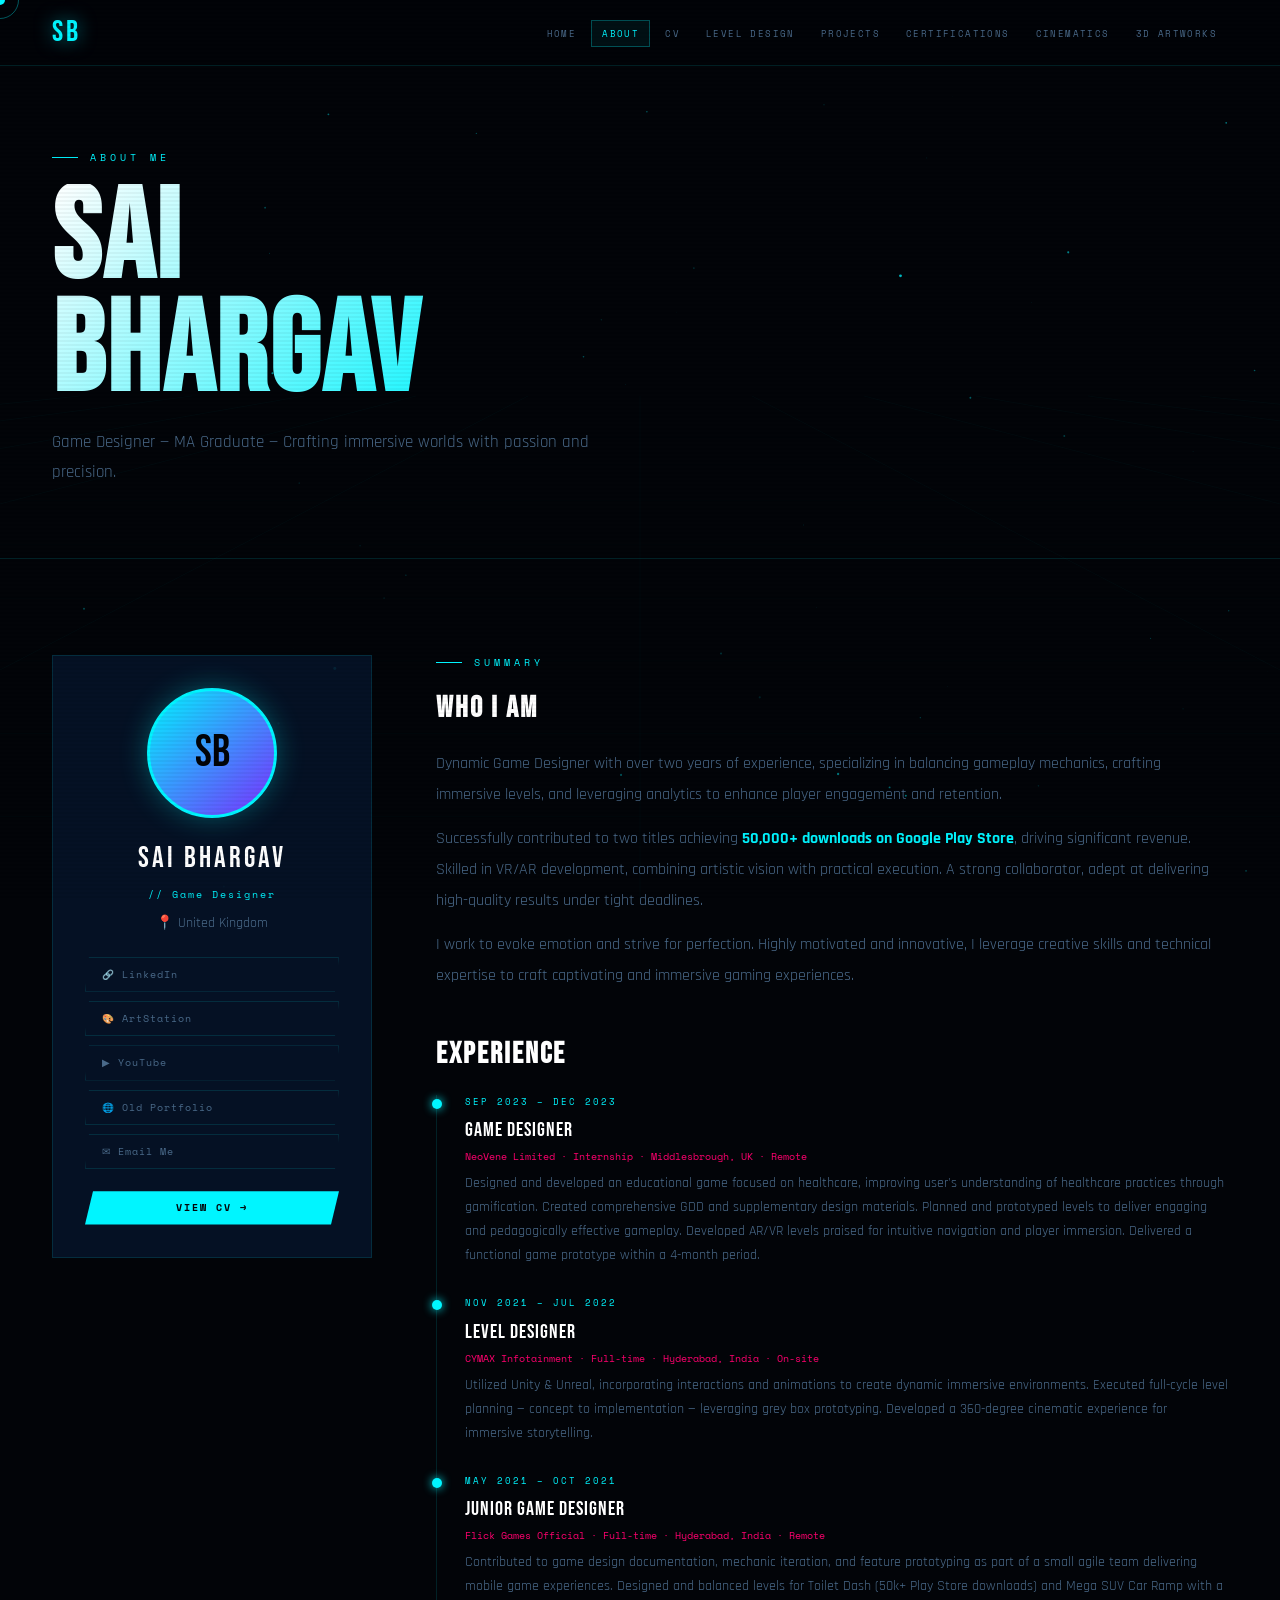
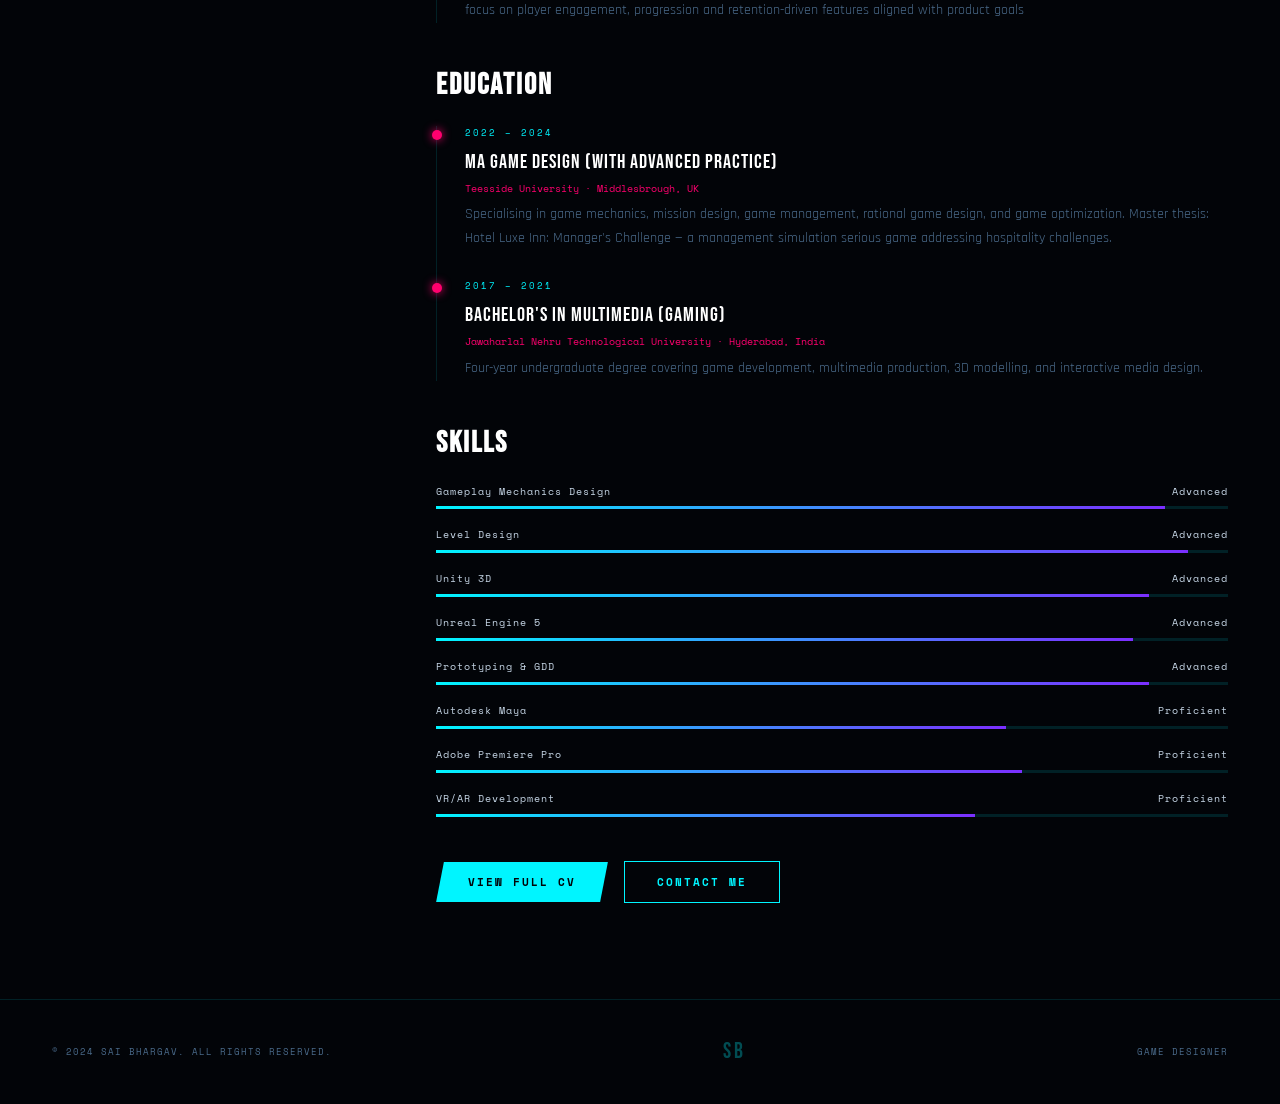
<file: pages/about.html>
<!DOCTYPE html>
<html lang="en">
<head>
<meta charset="UTF-8"><meta name="viewport" content="width=device-width,initial-scale=1">
<title>About — Sai Bhargav</title>
<link rel="preconnect" href="https://fonts.googleapis.com"><link rel="preconnect" href="https://fonts.gstatic.com" crossorigin>
<link href="https://fonts.googleapis.com/css2?family=Bebas+Neue&family=Space+Mono:wght@400;700&family=Rajdhani:wght@300;400;500;600;700&display=swap" rel="stylesheet">
<link rel="stylesheet" href="../assets/shared.css">
<style>
.about-layout{display:grid;grid-template-columns:320px 1fr;gap:64px;align-items:start}
.profile-card{position:sticky;top:88px;background:var(--card);border:1px solid var(--bdr);padding:32px;text-align:center}
.avatar{width:130px;height:130px;border-radius:50%;background:linear-gradient(135deg,var(--c),var(--c3));margin:0 auto 18px;display:flex;align-items:center;justify-content:center;font-family:'Bebas Neue',sans-serif;font-size:2.8rem;color:var(--bg);border:3px solid var(--c);box-shadow:0 0 28px rgba(0,245,255,.3)}
.pname{font-family:'Bebas Neue',sans-serif;font-size:1.8rem;letter-spacing:3px;color:#fff}
.prole{font-family:'Space Mono',monospace;font-size:.6rem;color:var(--c);letter-spacing:2px;margin-top:5px}
.ploc{font-size:.88rem;color:var(--dim);margin-top:10px}
.slinks{display:flex;flex-direction:column;gap:9px;margin-top:22px}
.sl{padding:9px 16px;border:1px solid var(--bdr);font-family:'Space Mono',monospace;font-size:.6rem;color:var(--dim);text-decoration:none;letter-spacing:1px;transition:all .3s;display:flex;align-items:center;gap:9px;clip-path:polygon(4px 0%,100% 0%,calc(100% - 4px) 100%,0% 100%)}
.sl:hover{border-color:var(--c);color:var(--c);background:rgba(0,245,255,.05)}
.tl{list-style:none;padding:0}
.tl-item{position:relative;padding:0 0 28px 28px;border-left:1px solid var(--bdr)}
.tl-item:last-child{padding-bottom:0}
.tl-dot{position:absolute;left:-5px;top:4px;width:10px;height:10px;border-radius:50%;background:var(--c);box-shadow:0 0 10px var(--c)}
.tl-yr{font-family:'Space Mono',monospace;font-size:.58rem;color:var(--c);letter-spacing:2px;margin-bottom:5px}
.tl-r{font-family:'Bebas Neue',sans-serif;font-size:1.25rem;letter-spacing:1px;color:#fff;margin-bottom:3px}
.tl-co{font-family:'Space Mono',monospace;font-size:.62rem;color:var(--c2)}
.tl-d{font-size:.88rem;color:var(--dim);margin-top:7px;line-height:1.7}
.skill-bar-wrap{margin-bottom:18px}
.skill-label{font-family:'Space Mono',monospace;font-size:.62rem;color:var(--txt);letter-spacing:1px;margin-bottom:7px;display:flex;justify-content:space-between}
.skill-bg{width:100%;height:3px;background:var(--bdr)}
.skill-fill{height:100%;background:linear-gradient(to right,var(--c),var(--c3));transition:width 1.6s ease;width:0}
.about-h3{font-family:'Bebas Neue',sans-serif;font-size:1.9rem;letter-spacing:2px;color:#fff;margin:38px 0 16px}
.about-p{font-size:1.02rem;color:var(--dim);line-height:1.9;margin-bottom:13px}
@media(max-width:900px){.about-layout{grid-template-columns:1fr}.profile-card{position:static}}
</style>
</head>
<body>
<div id="cur"></div><div id="crng"></div><canvas id="bgc"></canvas><div id="pt"></div>
<nav>
  <a href="../index.html" class="nav-logo">SB</a>
  <ul class="nav-links">
    <li><a href="../index.html">Home</a></li>
    <li><a href="about.html" class="act">About</a></li>
    <li><a href="cv.html">CV</a></li>
    <li><a href="https://saibhargav7599.github.io/operation-blackout/#goal" target="_blank">Level Design</a></li>
    <li><a href="projects.html">Projects</a></li>
    <li><a href="certifications.html">Certifications</a></li>
    <li><a href="cinematics.html">Cinematics</a></li>
    <li><a href="artworks.html">3D Artworks</a></li>
  </ul>
  <button class="ham" id="ham"><span></span><span></span><span></span></button>
</nav>
<div id="mobnav"><a href="../index.html">Home</a><a href="about.html">About</a><a href="cv.html">CV</a><a href="https://saibhargav7599.github.io/operation-blackout/#goal" target="_blank">Level Design</a><a href="projects.html">Projects</a><a href="certifications.html">Certifications</a><a href="cinematics.html">Cinematics</a><a href="artworks.html">3D Artworks</a></div>

<main>
<div class="page-hero">
  <div class="page-hero-eye">About Me</div>
  <h1 class="page-hero-h1">SAI<br>BHARGAV</h1>
  <p class="page-hero-sub">Game Designer — MA Graduate — Crafting immersive worlds with passion and precision.</p>
</div>
<div class="wrap">
  <div class="about-layout">
    <!-- Profile sidebar -->
    <div class="rev-l">
      <div class="profile-card">
        <div class="avatar">SB</div>
        <div class="pname">SAI BHARGAV</div>
        <div class="prole">// Game Designer</div>
        <div class="ploc">📍 United Kingdom</div>
        <div class="slinks">
          <a href="https://www.linkedin.com/in/saibhargav7599" target="_blank" class="sl">🔗 LinkedIn</a>
          <a href="http://sai_bhargav.artstation.com"          target="_blank" class="sl">🎨 ArtStation</a>
          <a href="https://youtu.be/WuV2wXUhXF0"              target="_blank" class="sl">▶ YouTube</a>
          <a href="https://saibhargav7599.wixsite.com/gamedesign" target="_blank" class="sl">🌐 Old Portfolio</a>
          <a href="mailto:saibhargav7599@gmail.com"                             class="sl">✉ Email Me</a>
        </div>
        <div style="margin-top:22px"><a href="cv.html" class="btn btn-p btn-sm" style="width:100%;justify-content:center">View CV →</a></div>
      </div>
    </div>

    <!-- Main content -->
    <div>
      <div class="rev">
        <div class="sec-label">Summary</div>
        <h2 class="about-h3" style="margin-top:0">WHO I AM</h2>
        <p class="about-p">Dynamic Game Designer with over two years of experience, specializing in balancing gameplay mechanics, crafting immersive levels, and leveraging analytics to enhance player engagement and retention.</p>
        <p class="about-p">Successfully contributed to two titles achieving <strong style="color:var(--c)">50,000+ downloads on Google Play Store</strong>, driving significant revenue. Skilled in VR/AR development, combining artistic vision with practical execution. A strong collaborator, adept at delivering high-quality results under tight deadlines.</p>
        <p class="about-p">I work to evoke emotion and strive for perfection. Highly motivated and innovative, I leverage creative skills and technical expertise to craft captivating and immersive gaming experiences.</p>
      </div>

      <div class="rev">
        <h2 class="about-h3">EXPERIENCE</h2>
        <ul class="tl">
          <li class="tl-item">
            <div class="tl-dot"></div>
            <div class="tl-yr">SEP 2023 – DEC 2023</div>
            <div class="tl-r">Game Designer</div>
            <div class="tl-co">NeoVene Limited · Internship · Middlesbrough, UK · Remote</div>
            <div class="tl-d">Designed and developed an educational game focused on healthcare, improving user's understanding of healthcare practices through gamification. Created comprehensive GDD and supplementary design materials. Planned and prototyped levels to deliver engaging and pedagogically effective gameplay. Developed AR/VR levels praised for intuitive navigation and player immersion. Delivered a functional game prototype within a 4-month period.</div>
          </li>
          <li class="tl-item">
            <div class="tl-dot"></div>
            <div class="tl-yr">NOV 2021 – JUL 2022</div>
            <div class="tl-r">Level Designer</div>
            <div class="tl-co">CYMAX Infotainment · Full-time · Hyderabad, India · On-site</div>
            <div class="tl-d">Utilized Unity & Unreal, incorporating interactions and animations to create dynamic immersive environments. Executed full-cycle level planning — concept to implementation — leveraging grey box prototyping. Developed a 360-degree cinematic experience for immersive storytelling.</div>
          </li>
          <li class="tl-item">
            <div class="tl-dot"></div>
            <div class="tl-yr">MAY 2021 – OCT 2021</div>
            <div class="tl-r">Junior Game Designer</div>
            <div class="tl-co">Flick Games Official · Full-time · Hyderabad, India · Remote</div>
            <div class="tl-d">Contributed to game design documentation, mechanic iteration, and feature prototyping as part of a small agile team delivering mobile game experiences. Designed and balanced levels for Toilet Dash (50k+ Play Store downloads) and Mega SUV Car Ramp with a focus on player engagement, progression and retention-driven features aligned with product goals </div>
          </li>
        </ul>
      </div>

      <div class="rev">
        <h2 class="about-h3">EDUCATION</h2>
        <ul class="tl">
          <li class="tl-item">
            <div class="tl-dot" style="background:var(--c2);box-shadow:0 0 10px var(--c2)"></div>
            <div class="tl-yr">2022 – 2024</div>
            <div class="tl-r">MA Game Design (with advanced practice)</div>
            <div class="tl-co">Teesside University · Middlesbrough, UK</div>
            <div class="tl-d"> Specialising in game mechanics, mission design, game management, rational game design, and game optimization. Master thesis: Hotel Luxe Inn: Manager's Challenge — a management simulation serious game addressing hospitality challenges.</div>
          </li>
          <li class="tl-item">
            <div class="tl-dot" style="background:var(--c2);box-shadow:0 0 10px var(--c2)"></div>
            <div class="tl-yr">2017 – 2021</div>
            <div class="tl-r">Bachelor's in Multimedia (Gaming)</div>
            <div class="tl-co">Jawaharlal Nehru Technological University · Hyderabad, India</div>
            <div class="tl-d">Four-year undergraduate degree covering game development, multimedia production, 3D modelling, and interactive media design.</div>
          </li>
        </ul>
      </div>

      <div class="rev" id="skill-section">
        <h2 class="about-h3">SKILLS</h2>
        <div class="skill-bar-wrap"><div class="skill-label"><span>Gameplay Mechanics Design</span><span>Advanced</span></div><div class="skill-bg"><div class="skill-fill" data-w="92%"></div></div></div>
        <div class="skill-bar-wrap"><div class="skill-label"><span>Level Design</span><span>Advanced</span></div><div class="skill-bg"><div class="skill-fill" data-w="95%"></div></div></div>
        <div class="skill-bar-wrap"><div class="skill-label"><span>Unity 3D</span><span>Advanced</span></div><div class="skill-bg"><div class="skill-fill" data-w="90%"></div></div></div>
        <div class="skill-bar-wrap"><div class="skill-label"><span>Unreal Engine 5</span><span>Advanced</span></div><div class="skill-bg"><div class="skill-fill" data-w="88%"></div></div></div>
        <div class="skill-bar-wrap"><div class="skill-label"><span>Prototyping & GDD</span><span>Advanced</span></div><div class="skill-bg"><div class="skill-fill" data-w="90%"></div></div></div>
        <div class="skill-bar-wrap"><div class="skill-label"><span>Autodesk Maya</span><span>Proficient</span></div><div class="skill-bg"><div class="skill-fill" data-w="72%"></div></div></div>
        <div class="skill-bar-wrap"><div class="skill-label"><span>Adobe Premiere Pro</span><span>Proficient</span></div><div class="skill-bg"><div class="skill-fill" data-w="74%"></div></div></div>
        <div class="skill-bar-wrap"><div class="skill-label"><span>VR/AR Development</span><span>Proficient</span></div><div class="skill-bg"><div class="skill-fill" data-w="68%"></div></div></div>
      </div>

      <div class="rev" style="margin-top:44px">
        <a href="cv.html" class="btn btn-p" style="margin-right:12px">View Full CV</a>
        <a href="../index.html#contact" class="btn btn-g">Contact Me</a>
      </div>
    </div>
  </div>
</div>
</main>
<footer><div class="f-copy">© 2024 SAI BHARGAV. ALL RIGHTS RESERVED.</div><div class="f-logo">SB</div><div class="f-copy">GAME DESIGNER</div></footer>
<script src="../assets/shared.js"></script>
<script>
document.getElementById('ham').onclick=()=>document.getElementById('mobnav').classList.toggle('open');
const sobs=new IntersectionObserver(e=>{e.forEach(x=>{if(x.isIntersecting)x.target.querySelectorAll('.skill-fill').forEach(b=>{b.style.width=b.dataset.w;});});},{threshold:.3});
document.querySelectorAll('#skill-section').forEach(s=>sobs.observe(s));
</script>
</body>
</html>
</file>
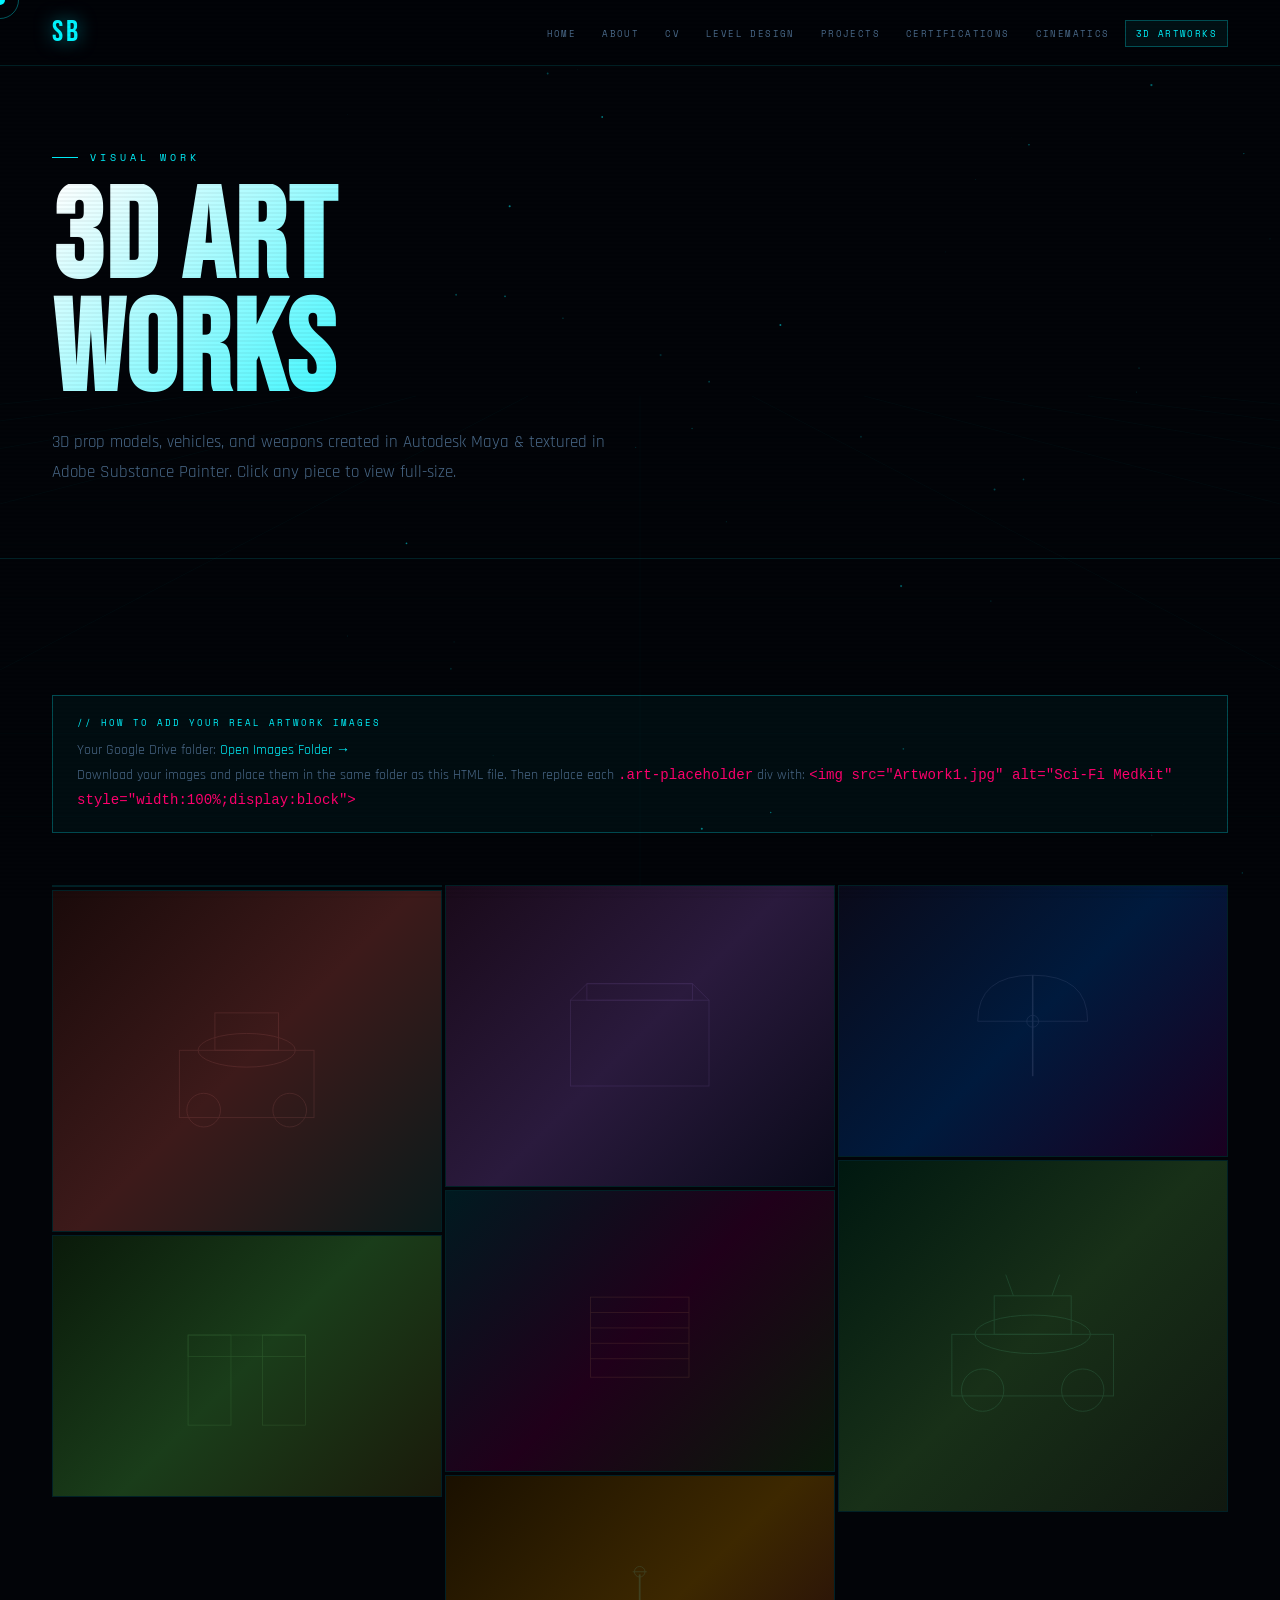
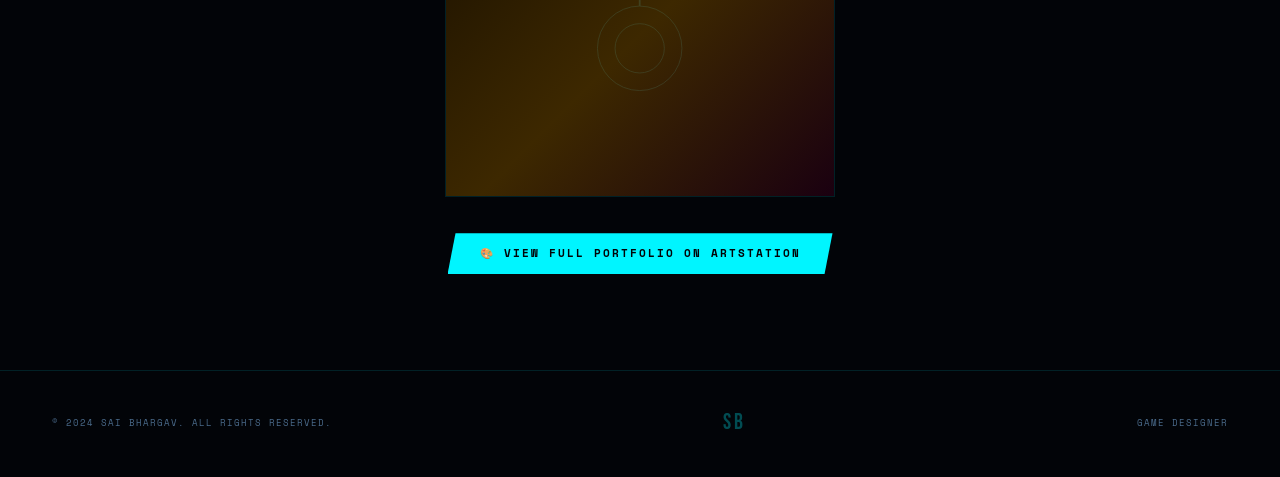
<file: pages/artworks.html>
<!DOCTYPE html>
<html lang="en">
<head>
<meta charset="UTF-8"><meta name="viewport" content="width=device-width,initial-scale=1">
<title>3D Artworks — Sai Bhargav</title>
<link rel="preconnect" href="https://fonts.googleapis.com"><link rel="preconnect" href="https://fonts.gstatic.com" crossorigin>
<link href="https://fonts.googleapis.com/css2?family=Bebas+Neue&family=Space+Mono:wght@400;700&family=Rajdhani:wght@300;400;500;600;700&display=swap" rel="stylesheet">
<link rel="stylesheet" href="../assets/shared.css">
<style>
.art-masonry{columns:3;gap:3px;margin-top:52px}
.art-piece{break-inside:avoid;margin-bottom:3px;position:relative;overflow:hidden;border:1px solid var(--bdr);cursor:zoom-in;transition:border-color .4s}
.art-piece:hover{border-color:var(--c)}
.art-box{position:relative;overflow:hidden}
.art-piece:hover .art-box-bg{transform:scale(1.07)}
.art-box-bg{width:100%;display:block;transition:transform .55s ease;position:relative}
.art-placeholder{display:flex;align-items:center;justify-content:center;position:relative;overflow:hidden}
.art-ov{position:absolute;inset:0;background:linear-gradient(to top,rgba(2,4,8,.95),rgba(2,4,8,.3) 50%,transparent 100%);opacity:0;transition:opacity .32s;display:flex;flex-direction:column;justify-content:flex-end;padding:18px}
.art-piece:hover .art-ov{opacity:1}
.art-lbl{font-family:'Bebas Neue',sans-serif;font-size:1.15rem;letter-spacing:2px;color:#fff;margin-bottom:3px}
.art-sub{font-family:'Space Mono',monospace;font-size:.56rem;color:var(--c);letter-spacing:1px}
/* Gradient placeholders */
.ag1{background:linear-gradient(135deg,#0a1a2a,#1a3d5a,#0a0a2a)}
.ag2{background:linear-gradient(135deg,#1a0a0a,#3d1a1a,#0a1a1a)}
.ag3{background:linear-gradient(135deg,#0a1a0a,#1a3d1a,#1a1a0a)}
.ag4{background:linear-gradient(135deg,#1a0a1a,#2a1a3d,#0a0a1a)}
.ag5{background:linear-gradient(135deg,#001a20,#20001a,#0a1a0a)}
.ag6{background:linear-gradient(135deg,#1a1000,#3d2800,#1a0010)}
.ag7{background:linear-gradient(135deg,#0a0a1a,#001a3d,#1a0020)}
.ag8{background:linear-gradient(135deg,#001810,#183018,#101810)}
.ph-inner{position:absolute;inset:0;display:flex;align-items:center;justify-content:center;opacity:.12}
.ph-inner svg{width:55%;height:55%}

/* LIGHTBOX */
.lb-ov{position:fixed;inset:0;z-index:900;background:rgba(2,4,8,.97);display:flex;align-items:center;justify-content:center;padding:36px;opacity:0;pointer-events:none;transition:opacity .4s}
.lb-ov.open{opacity:1;pointer-events:all}
.lb-inner{max-width:860px;width:100%;position:relative;text-align:center}
.lb-placeholder{width:100%;height:480px;display:flex;align-items:center;justify-content:center;position:relative;overflow:hidden}
.lb-x{position:absolute;top:-46px;right:0;width:42px;height:42px;background:rgba(2,4,8,.8);border:1px solid var(--bdr);color:var(--txt);font-size:1.1rem;cursor:pointer;display:flex;align-items:center;justify-content:center;transition:all .3s}
.lb-x:hover{border-color:var(--c2);color:var(--c2)}
.lb-cap{font-family:'Bebas Neue',sans-serif;font-size:1.5rem;letter-spacing:3px;margin-top:18px;color:#fff}
.lb-sub{font-family:'Space Mono',monospace;font-size:.6rem;color:var(--c);letter-spacing:1px;margin-top:5px}
.lb-nav{display:flex;gap:11px;justify-content:center;margin-top:18px}
.lb-btn{padding:8px 20px;border:1px solid var(--bdr);font-family:'Space Mono',monospace;font-size:.58rem;color:var(--dim);letter-spacing:1px;cursor:pointer;background:transparent;transition:all .3s;clip-path:polygon(4px 0%,100% 0%,calc(100% - 4px) 100%,0% 100%)}
.lb-btn:hover{border-color:var(--c);color:var(--c)}
/* note box */
.img-note{margin-top:40px;padding:20px 24px;background:rgba(0,245,255,.04);border:1px solid var(--bdr2)}
@media(max-width:900px){.art-masonry{columns:2}}
@media(max-width:540px){.art-masonry{columns:1}}
</style>
</head>
<body>
<div id="cur"></div><div id="crng"></div><canvas id="bgc"></canvas><div id="pt"></div>
<nav>
  <a href="../index.html" class="nav-logo">SB</a>
  <ul class="nav-links">
    <li><a href="../index.html">Home</a></li><li><a href="about.html">About</a></li><li><a href="cv.html">CV</a></li>
    <li><a href="https://saibhargav7599.github.io/operation-blackout/#goal" target="_blank">Level Design</a></li>
    <li><a href="projects.html">Projects</a></li><li><a href="certifications.html">Certifications</a></li><li><a href="cinematics.html">Cinematics</a></li>
    <li><a href="artworks.html" class="act">3D Artworks</a></li>
  </ul>
  <button class="ham" id="ham"><span></span><span></span><span></span></button>
</nav>
<div id="mobnav"><a href="../index.html">Home</a><a href="about.html">About</a><a href="cv.html">CV</a><a href="https://saibhargav7599.github.io/operation-blackout/#goal" target="_blank">Level Design</a><a href="projects.html">Projects</a><a href="certifications.html">Certifications</a><a href="cinematics.html">Cinematics</a><a href="artworks.html">3D Artworks</a></div>

<main>
<div class="page-hero">
  <div class="page-hero-eye">Visual Work</div>
  <h1 class="page-hero-h1">3D ART<br>WORKS</h1>
  <p class="page-hero-sub">3D prop models, vehicles, and weapons created in Autodesk Maya & textured in Adobe Substance Painter. Click any piece to view full-size.</p>
</div>
<div class="wrap">

  <!-- Add real images instructions -->
  <div class="img-note rev">
    <div style="font-family:'Space Mono',monospace;font-size:.58rem;color:var(--c);letter-spacing:2px;margin-bottom:8px">// HOW TO ADD YOUR REAL ARTWORK IMAGES</div>
    <p style="font-size:.88rem;color:var(--dim);line-height:1.75">Your Google Drive folder: <a href="https://drive.google.com/drive/folders/1sTUmoWL7zdJS5Lcs_Oowol0DH8aCZwjy?usp=sharing" target="_blank" style="color:var(--c)">Open Images Folder →</a><br>
    Download your images and place them in the same folder as this HTML file. Then replace each <code style="color:var(--c2)">.art-placeholder</code> div with: <code style="color:var(--c2)">&lt;img src="Artwork1.jpg" alt="Sci-Fi Medkit" style="width:100%;display:block"&gt;</code></p>
  </div>

  <div class="art-masonry" id="artgrid">

    <div class="art-piece rev" onclick="openLb(0)">
      <div class="art-box"><div class=<img src="Artwork1.jpg" alt="Sci-Fi Medkit" style="width:100%;display:block"> <style="height:280px"><div class="ph-inner"><svg viewBox="0 0 200 200" fill="none" width="80%" height="80%"><rect x="40" y="60" width="120" height="80" stroke="cyan" stroke-width="1"/><rect x="70" y="40" width="60" height="20" stroke="cyan" stroke-width="1"/><line x1="100" y1="60" x2="100" y2="10" stroke="cyan" stroke-width="1"/><circle cx="100" cy="8" r="5" fill="cyan"/></svg></div></div></div>
      <div class="art-ov"><div class="art-lbl">SCI-FI MEDKIT</div><div class="art-sub">3D PROP · MAYA</div></div>
    </div>

    <div class="art-piece rev d1" onclick="openLb(1)">
      <div class="art-box"><div class="art-box-bg art-placeholder ag2" style="height:340px"><div class="ph-inner"><svg viewBox="0 0 200 200" fill="none" width="80%" height="80%"><rect x="28" y="88" width="144" height="72" stroke="#ff8e8e" stroke-width="1"/><ellipse cx="100" cy="88" rx="52" ry="18" stroke="#ff8e8e" stroke-width="1"/><circle cx="54" cy="152" r="18" stroke="#ff8e8e" stroke-width="1"/><circle cx="146" cy="152" r="18" stroke="#ff8e8e" stroke-width="1"/><rect x="66" y="48" width="68" height="40" stroke="#ff8e8e" stroke-width="1"/></svg></div></div></div>
      <div class="art-ov"><div class="art-lbl">VINTAGE MINI TRUCK</div><div class="art-sub">3D VEHICLE · MAYA</div></div>
    </div>

    <div class="art-piece rev d2" onclick="openLb(2)">
      <div class="art-box"><div class="art-box-bg art-placeholder ag3" style="height:260px"><div class="ph-inner"><svg viewBox="0 0 200 200" fill="none" width="80%" height="80%"><rect x="18" y="56" width="60" height="126" stroke="#8eff8e" stroke-width="1"/><rect x="122" y="56" width="60" height="126" stroke="#8eff8e" stroke-width="1"/><rect x="18" y="56" width="164" height="30" stroke="#8eff8e" stroke-width="1"/></svg></div></div></div>
      <div class="art-ov"><div class="art-lbl">BARRICADE</div><div class="art-sub">3D PROP · MAYA</div></div>
    </div>

    <div class="art-piece rev" onclick="openLb(3)">
      <div class="art-box"><div class="art-box-bg art-placeholder ag4" style="height:300px"><div class="ph-inner"><svg viewBox="0 0 200 200" fill="none" width="80%" height="80%"><rect x="16" y="56" width="168" height="104" stroke="#bf8eff" stroke-width="1"/><line x1="16" y1="56" x2="36" y2="36" stroke="#bf8eff" stroke-width="1"/><line x1="184" y1="56" x2="164" y2="36" stroke="#bf8eff" stroke-width="1"/><line x1="36" y1="36" x2="164" y2="36" stroke="#bf8eff" stroke-width="1"/><rect x="36" y="36" width="128" height="20" stroke="#bf8eff" stroke-width="1"/></svg></div></div></div>
      <div class="art-ov"><div class="art-lbl">CONTAINER</div><div class="art-sub">3D PROP · MAYA</div></div>
    </div>

    <div class="art-piece rev d1" onclick="openLb(4)">
      <div class="art-box"><div class="art-box-bg art-placeholder ag5" style="height:280px"><div class="ph-inner"><svg viewBox="0 0 200 200" fill="none" width="80%" height="80%"><rect x="36" y="56" width="128" height="104" stroke="#ffbf6e" stroke-width="1"/><line x1="36" y1="76" x2="164" y2="76" stroke="#ffbf6e" stroke-width="1"/><line x1="36" y1="96" x2="164" y2="96" stroke="#ffbf6e" stroke-width="1"/><line x1="36" y1="116" x2="164" y2="116" stroke="#ffbf6e" stroke-width="1"/><line x1="36" y1="136" x2="164" y2="136" stroke="#ffbf6e" stroke-width="1"/></svg></div></div></div>
      <div class="art-ov"><div class="art-lbl">CRATE</div><div class="art-sub">3D PROP · MAYA</div></div>
    </div>

    <div class="art-piece rev d2" onclick="openLb(5)">
      <div class="art-box"><div class="art-box-bg art-placeholder ag6" style="height:320px"><div class="ph-inner"><svg viewBox="0 0 200 200" fill="none" width="80%" height="80%"><circle cx="100" cy="114" r="48" stroke="#6effff" stroke-width="1"/><circle cx="100" cy="114" r="28" stroke="#6effff" stroke-width="1"/><line x1="100" y1="66" x2="100" y2="30" stroke="#6effff" stroke-width="2"/><circle cx="100" cy="27" r="6" stroke="#6effff" stroke-width="1"/><line x1="92" y1="27" x2="108" y2="27" stroke="#6effff" stroke-width="1"/></svg></div></div></div>
      <div class="art-ov"><div class="art-lbl">GRENADE</div><div class="art-sub">3D WEAPON PROP · MAYA</div></div>
    </div>

    <div class="art-piece rev" onclick="openLb(6)">
      <div class="art-box"><div class="art-box-bg art-placeholder ag7" style="height:270px"><div class="ph-inner"><svg viewBox="0 0 200 200" fill="none" width="80%" height="80%"><path d="M26,100 Q26,38 100,38 Q174,38 174,100" stroke="#d0d0ff" stroke-width="1" fill="none"/><line x1="100" y1="38" x2="100" y2="174" stroke="#d0d0ff" stroke-width="2"/><line x1="26" y1="100" x2="174" y2="100" stroke="#d0d0ff" stroke-width="1"/><circle cx="100" cy="100" r="8" stroke="#d0d0ff" stroke-width="1"/></svg></div></div></div>
      <div class="art-ov"><div class="art-lbl">CROSSBOW</div><div class="art-sub">3D WEAPON · MAYA</div></div>
    </div>

    <div class="art-piece rev d1" onclick="openLb(7)">
      <div class="art-box"><div class="art-box-bg art-placeholder ag8" style="height:350px"><div class="ph-inner"><svg viewBox="0 0 200 200" fill="none" width="80%" height="80%"><rect x="16" y="98" width="168" height="64" stroke="#6effbf" stroke-width="1"/><ellipse cx="100" cy="98" rx="60" ry="20" stroke="#6effbf" stroke-width="1"/><circle cx="48" cy="156" r="22" stroke="#6effbf" stroke-width="1"/><circle cx="152" cy="156" r="22" stroke="#6effbf" stroke-width="1"/><rect x="60" y="58" width="80" height="40" stroke="#6effbf" stroke-width="1"/><line x1="80" y1="58" x2="72" y2="36" stroke="#6effbf" stroke-width="1"/><line x1="120" y1="58" x2="128" y2="36" stroke="#6effbf" stroke-width="1"/></svg></div></div></div>
      <div class="art-ov"><div class="art-lbl">VINTAGE CAR</div><div class="art-sub">3D VEHICLE · MAYA</div></div>
    </div>

  </div><!-- /masonry -->

  <div style="text-align:center;margin-top:36px" class="rev">
    <a href="http://sai_bhargav.artstation.com" target="_blank" class="btn btn-p">🎨 View Full Portfolio on ArtStation</a>
  </div>
</div>
</main>

<!-- LIGHTBOX -->
<div class="lb-ov" id="lbov" onclick="if(event.target===this)closeLb()">
  <div class="lb-inner">
    <button class="lb-x" onclick="closeLb()">✕</button>
    <div class="lb-placeholder" id="lbimg"></div>
    <div class="lb-cap" id="lbcap"></div>
    <div class="lb-sub" id="lbsub"></div>
    <div class="lb-nav">
      <button class="lb-btn" onclick="lbNav(-1)">← PREV</button>
      <button class="lb-btn" onclick="lbNav(1)">NEXT →</button>
    </div>
  </div>
</div>

<footer><div class="f-copy">© 2024 SAI BHARGAV. ALL RIGHTS RESERVED.</div><div class="f-logo">SB</div><div class="f-copy">GAME DESIGNER</div></footer>
<script src="../assets/shared.js"></script>
<script>
document.getElementById('ham').onclick=()=>document.getElementById('mobnav').classList.toggle('open');

const AW=[
  {lbl:'SCI-FI MEDKIT',sub:'3D Prop · Autodesk Maya',cls:'ag1'},
  {lbl:'VINTAGE MINI TRUCK',sub:'3D Vehicle · Autodesk Maya',cls:'ag2'},
  {lbl:'BARRICADE',sub:'3D Prop · Autodesk Maya',cls:'ag3'},
  {lbl:'CONTAINER',sub:'3D Prop · Autodesk Maya',cls:'ag4'},
  {lbl:'CRATE',sub:'3D Prop · Autodesk Maya',cls:'ag5'},
  {lbl:'GRENADE',sub:'3D Weapon Prop · Autodesk Maya',cls:'ag6'},
  {lbl:'CROSSBOW',sub:'3D Weapon · Autodesk Maya',cls:'ag7'},
  {lbl:'VINTAGE CAR',sub:'3D Vehicle · Autodesk Maya',cls:'ag8'},
];
let cur=0;
function openLb(i){cur=i;updLb();document.getElementById('lbov').classList.add('open');document.body.classList.add('locked');}
function updLb(){
  const a=AW[cur];
  const d=document.getElementById('lbimg');
  d.className='lb-placeholder '+a.cls;
  document.getElementById('lbcap').textContent=a.lbl;
  document.getElementById('lbsub').textContent=a.sub;
}
function lbNav(d){cur=(cur+d+AW.length)%AW.length;updLb();}
function closeLb(){document.getElementById('lbov').classList.remove('open');document.body.classList.remove('locked');}
document.addEventListener('keydown',e=>{if(e.key==='Escape')closeLb();if(e.key==='ArrowLeft')lbNav(-1);if(e.key==='ArrowRight')lbNav(1);});
</script>
</body>
</html>
</file>
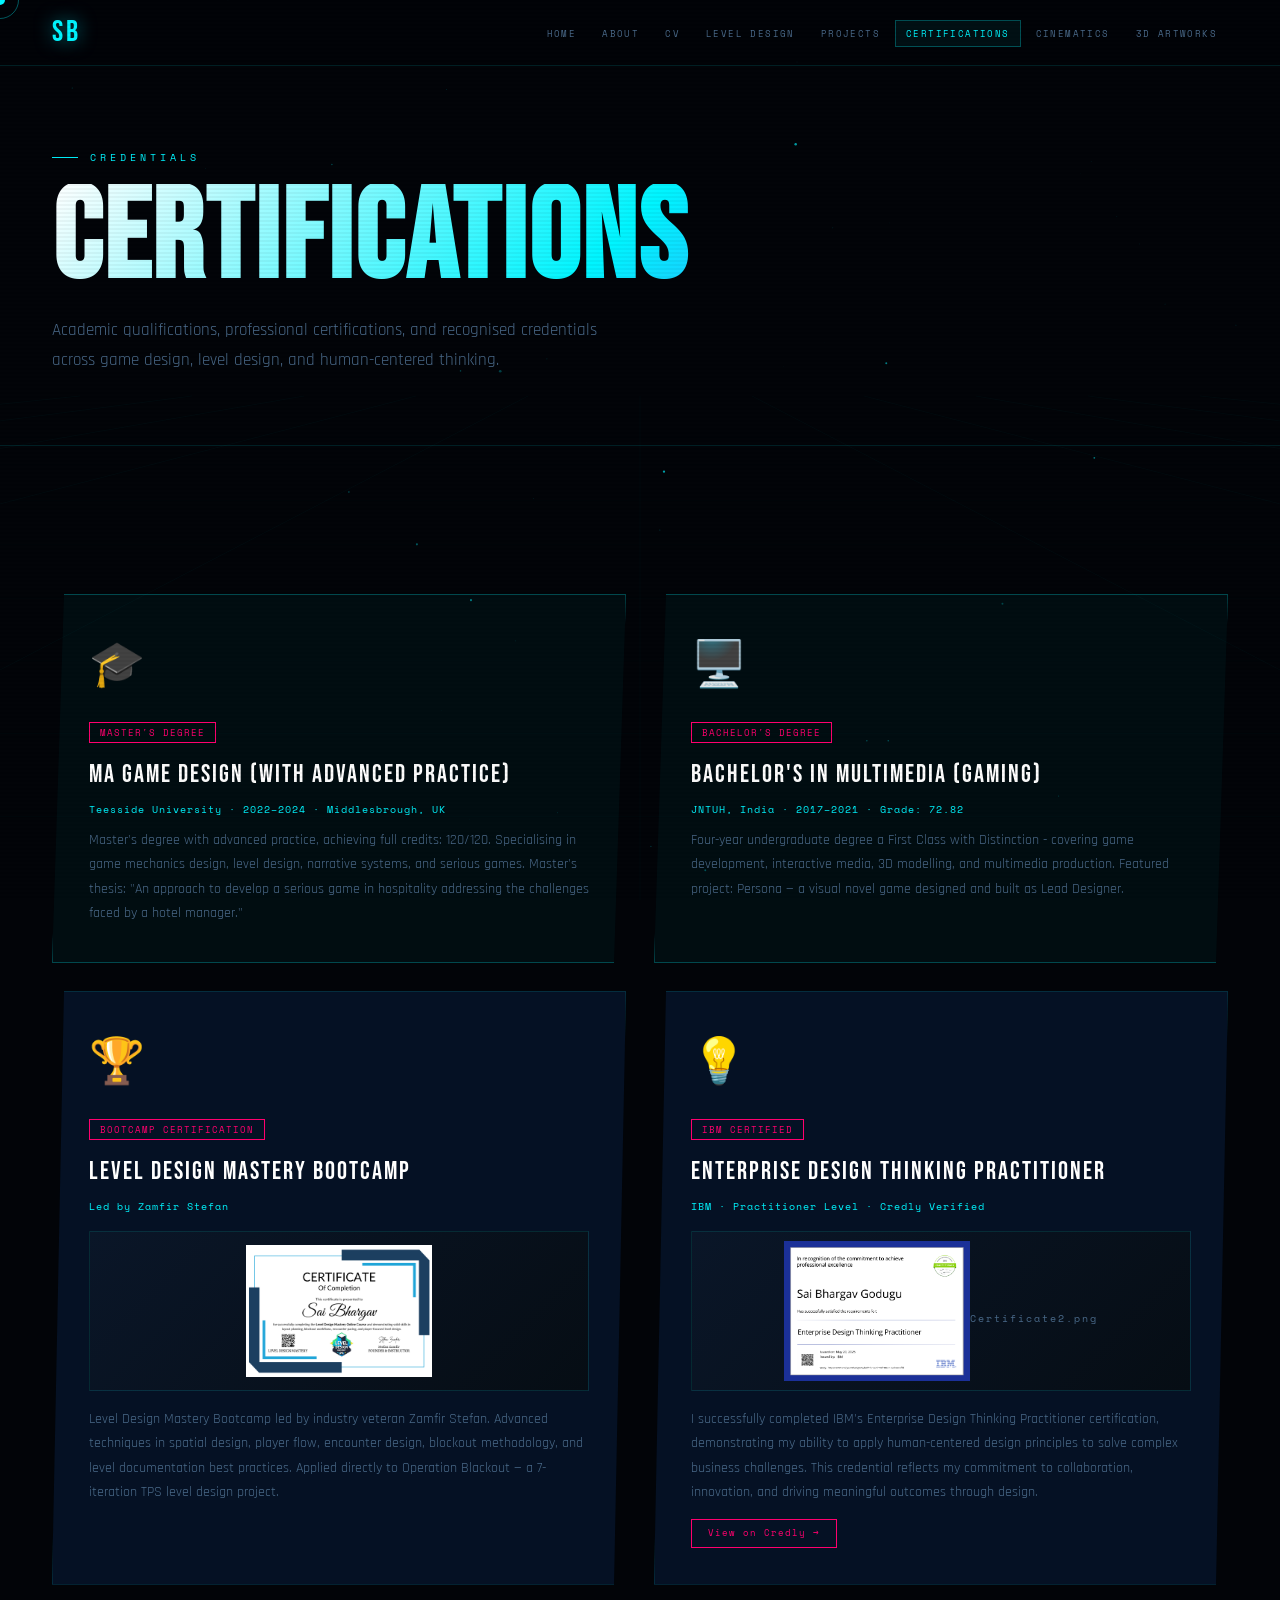
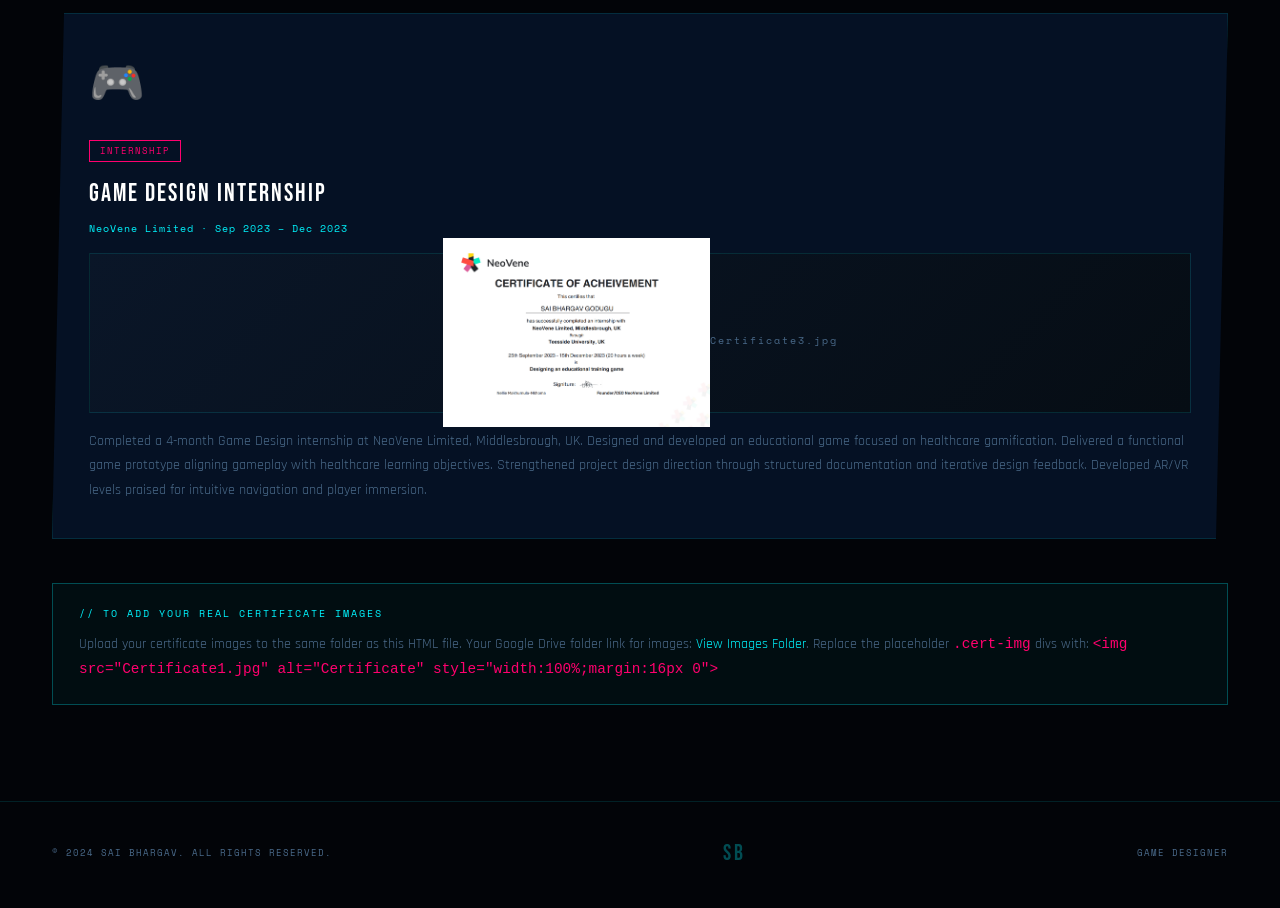
<file: pages/certifications.html>
<!DOCTYPE html>
<html lang="en">
<head>
<meta charset="UTF-8"><meta name="viewport" content="width=device-width,initial-scale=1">
<title>Certifications — Sai Bhargav</title>
<link rel="preconnect" href="https://fonts.googleapis.com"><link rel="preconnect" href="https://fonts.gstatic.com" crossorigin>
<link href="https://fonts.googleapis.com/css2?family=Bebas+Neue&family=Space+Mono:wght@400;700&family=Rajdhani:wght@300;400;500;600;700&display=swap" rel="stylesheet">
<link rel="stylesheet" href="../assets/shared.css">
<style>
.certs-layout{display:grid;grid-template-columns:1fr 1fr;gap:28px;margin-top:52px}
.cert-big{padding:36px;background:var(--card);border:1px solid var(--bdr);clip-path:polygon(12px 0%,100% 0%,calc(100% - 12px) 100%,0% 100%);transition:all .35s;position:relative;overflow:hidden}
.cert-big::before{content:'';position:absolute;top:0;left:0;right:0;height:3px;background:linear-gradient(to right,var(--c),var(--c3));transform:scaleX(0);transition:transform .4s;transform-origin:left}
.cert-big:hover{border-color:var(--c);transform:translateY(-5px);box-shadow:var(--glow)}
.cert-big:hover::before{transform:scaleX(1)}
.cert-big.feat{border-color:rgba(0,245,255,.25);background:rgba(0,245,255,.04)}
.cb-icon{font-size:2.8rem;margin-bottom:16px}
.cb-name{font-family:'Bebas Neue',sans-serif;font-size:1.55rem;letter-spacing:2px;color:#fff;margin-bottom:7px}
.cb-iss{font-family:'Space Mono',monospace;font-size:.62rem;color:var(--c);letter-spacing:1px;margin-bottom:10px}
.cb-badge{display:inline-block;padding:3px 10px;border:1px solid var(--c2);font-family:'Space Mono',monospace;font-size:.54rem;color:var(--c2);letter-spacing:1px;margin-bottom:12px}
.cb-desc{font-size:.9rem;color:var(--dim);line-height:1.7}
.cb-link{display:inline-block;margin-top:14px;padding:6px 16px;border:1px solid var(--c2);font-family:'Space Mono',monospace;font-size:.58rem;color:var(--c2);letter-spacing:1px;transition:all .3s}
.cb-link:hover{background:var(--c2);color:var(--bg)}
/* cert image placeholders */
.cert-img{width:100%;height:160px;background:linear-gradient(135deg,var(--mid),var(--bg2));border:1px solid var(--bdr);margin:16px 0;display:flex;align-items:center;justify-content:center;font-family:'Space Mono',monospace;font-size:.6rem;color:var(--dim);letter-spacing:2px;text-align:center;padding:16px}
@media(max-width:760px){.certs-layout{grid-template-columns:1fr}}
</style>
</head>
<body>
<div id="cur"></div><div id="crng"></div><canvas id="bgc"></canvas><div id="pt"></div>
<nav>
  <a href="../index.html" class="nav-logo">SB</a>
  <ul class="nav-links">
    <li><a href="../index.html">Home</a></li><li><a href="about.html">About</a></li><li><a href="cv.html">CV</a></li>
    <li><a href="https://saibhargav7599.github.io/operation-blackout/#goal" target="_blank">Level Design</a></li>
    <li><a href="projects.html">Projects</a></li>
    <li><a href="certifications.html" class="act">Certifications</a></li>
    <li><a href="cinematics.html">Cinematics</a></li><li><a href="artworks.html">3D Artworks</a></li>
  </ul>
  <button class="ham" id="ham"><span></span><span></span><span></span></button>
</nav>
<div id="mobnav"><a href="../index.html">Home</a><a href="about.html">About</a><a href="cv.html">CV</a><a href="https://saibhargav7599.github.io/operation-blackout/#goal" target="_blank">Level Design</a><a href="projects.html">Projects</a><a href="certifications.html">Certifications</a><a href="cinematics.html">Cinematics</a><a href="artworks.html">3D Artworks</a></div>

<main>
<div class="page-hero"><div class="page-hero-eye">Credentials</div><h1 class="page-hero-h1">CERTIFICATIONS</h1><p class="page-hero-sub">Academic qualifications, professional certifications, and recognised credentials across game design, level design, and human-centered thinking.</p></div>
<div class="wrap">
  <div class="certs-layout">

    <div class="cert-big feat rev">
      <div class="cb-icon">🎓</div>
      <div class="cb-badge">MASTER'S DEGREE</div>
      <div class="cb-name">MA GAME DESIGN (WITH ADVANCED PRACTICE)</div>
      <div class="cb-iss">Teesside University · 2022–2024 · Middlesbrough, UK</div>
      <div class="cb-desc">Master's degree with advanced practice, achieving full credits: 120/120. Specialising in game mechanics design, level design, narrative systems, and serious games. Master's thesis: "An approach to develop a serious game in hospitality addressing the challenges faced by a hotel manager."</div>
    </div>

    <div class="cert-big feat rev d1">
      <div class="cb-icon">🖥️</div>
      <div class="cb-badge">BACHELOR'S DEGREE</div>
      <div class="cb-name">BACHELOR'S IN MULTIMEDIA (GAMING)</div>
      <div class="cb-iss">JNTUH, India · 2017–2021 · Grade: 72.82</div>
      <div class="cb-desc">Four-year undergraduate degree a First Class with Distinction - covering game development, interactive media, 3D modelling, and multimedia production. Featured project: Persona — a visual novel game designed and built as Lead Designer.</div>
    </div>

    <div class="cert-big rev d2">
      <div class="cb-icon">🏆</div>
      <div class="cb-badge">BOOTCAMP CERTIFICATION</div>
      <div class="cb-name">LEVEL DESIGN MASTERY BOOTCAMP</div>
      <div class="cb-iss">Led by Zamfir Stefan</div>
      <div class="cert-img"><img src="Certificate1.png" alt="Certificate" style="width:40%;margin:16px 0"></div>
      <div class="cb-desc">Level Design Mastery Bootcamp led by industry veteran Zamfir Stefan. Advanced techniques in spatial design, player flow, encounter design, blockout methodology, and level documentation best practices. Applied directly to Operation Blackout — a 7-iteration TPS level design project.</div>
    </div>

    <div class="cert-big rev d3">
      <div class="cb-icon">💡</div>
      <div class="cb-badge">IBM CERTIFIED</div>
      <div class="cb-name">ENTERPRISE DESIGN THINKING PRACTITIONER</div>
      <div class="cb-iss">IBM · Practitioner Level · Credly Verified</div>
      <div class="cert-img"><img src="Certificate2.png" alt="Certificate" style="width:40%;margin:24px 0"><br>Certificate2.png</div>
      <div class="cb-desc">I successfully completed IBM's Enterprise Design Thinking Practitioner certification, demonstrating my ability to apply human-centered design principles to solve complex business challenges. This credential reflects my commitment to collaboration, innovation, and driving meaningful outcomes through design.</div>
      <a href="https://www.credly.com/badges/22b0f77b-650d-498f-88ce-130d56663ffd/linked_in_profile" target="_blank" class="cb-link">View on Credly →</a>
    </div>

    <div class="cert-big rev" style="grid-column:span 2">
      <div class="cb-icon">🎮</div>
      <div class="cb-badge">INTERNSHIP</div>
      <div class="cb-name">GAME DESIGN INTERNSHIP</div>
      <div class="cb-iss">NeoVene Limited · Sep 2023 – Dec 2023</div>
      <div class="cert-img"><img src="Certificate3.png" alt="Certificate" style="width:25%;margin:16px 0"><br>Certificate3.jpg</div>
      <div class="cb-desc">Completed a 4-month Game Design internship at NeoVene Limited, Middlesbrough, UK. Designed and developed an educational game focused on healthcare gamification. Delivered a functional game prototype aligning gameplay with healthcare learning objectives. Strengthened project design direction through structured documentation and iterative design feedback. Developed AR/VR levels praised for intuitive navigation and player immersion.</div>
    </div>

  </div>

  <!-- How to add images note -->
  <div style="margin-top:44px;padding:22px 26px;background:rgba(0,245,255,.04);border:1px solid var(--bdr2)" class="rev">
    <div style="font-family:'Space Mono',monospace;font-size:.6rem;color:var(--c);letter-spacing:2px;margin-bottom:10px">// TO ADD YOUR REAL CERTIFICATE IMAGES</div>
    <p style="font-size:.9rem;color:var(--dim);line-height:1.75">Upload your certificate images to the same folder as this HTML file. Your Google Drive folder link for images: <a href="https://drive.google.com/drive/folders/1sTUmoWL7zdJS5Lcs_Oowol0DH8aCZwjy?usp=sharing" target="_blank" style="color:var(--c)">View Images Folder</a>. Replace the placeholder <code style="color:var(--c2)">.cert-img</code> divs with: <code style="color:var(--c2)">&lt;img src="Certificate1.jpg" alt="Certificate" style="width:100%;margin:16px 0"&gt;</code></p>
  </div>
</div>
</main>
<footer><div class="f-copy">© 2024 SAI BHARGAV. ALL RIGHTS RESERVED.</div><div class="f-logo">SB</div><div class="f-copy">GAME DESIGNER</div></footer>
<script src="../assets/shared.js"></script>
<script>document.getElementById('ham').onclick=()=>document.getElementById('mobnav').classList.toggle('open');</script>
</body>
</html>
</file>
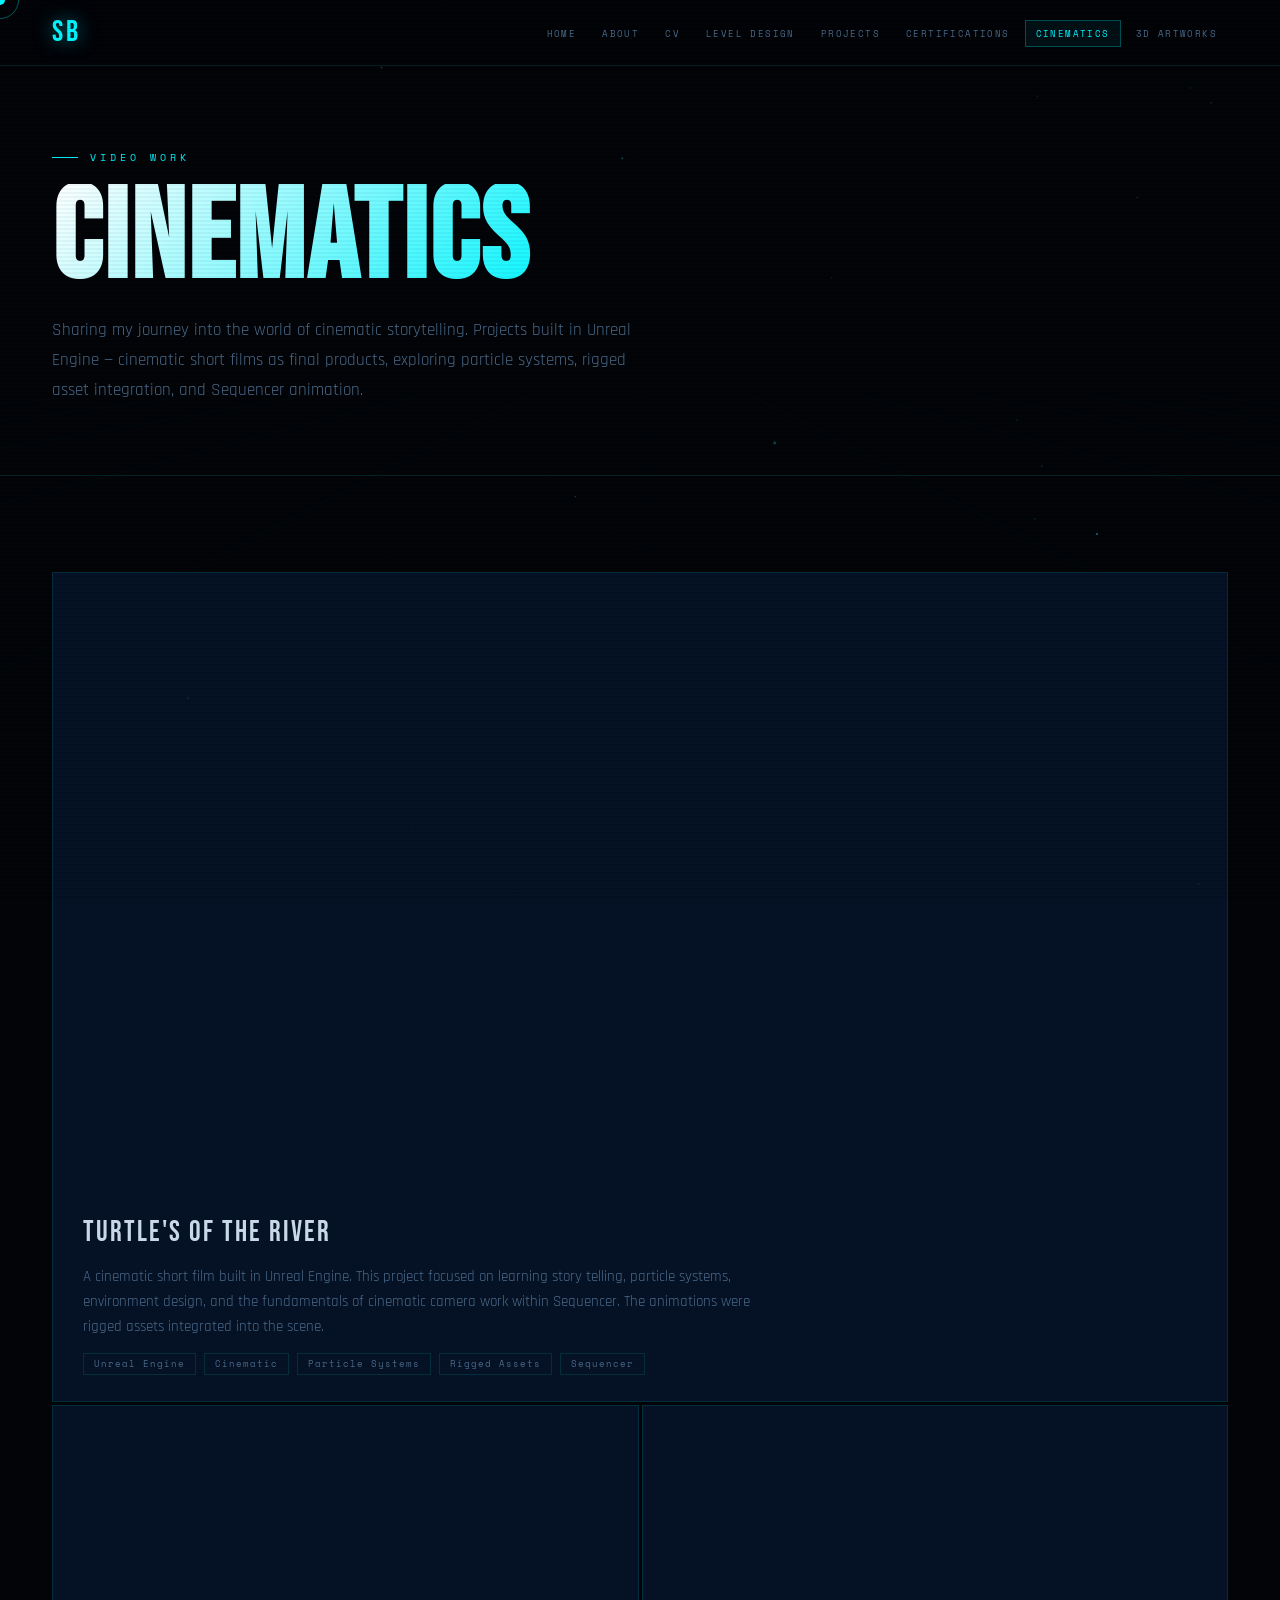
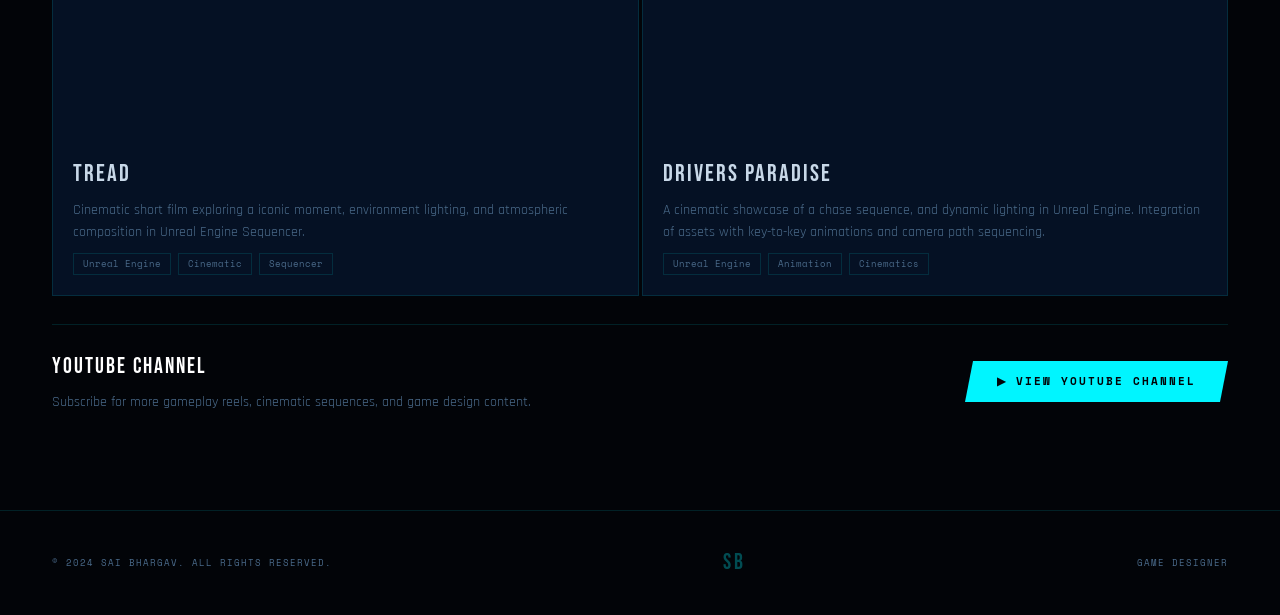
<file: pages/cinematics.html>
<!DOCTYPE html>
<html lang="en">
<head>
<meta charset="UTF-8"><meta name="viewport" content="width=device-width,initial-scale=1">
<title>Cinematics — Sai Bhargav</title>
<link rel="preconnect" href="https://fonts.googleapis.com"><link rel="preconnect" href="https://fonts.gstatic.com" crossorigin>
<link href="https://fonts.googleapis.com/css2?family=Bebas+Neue&family=Space+Mono:wght@400;700&family=Rajdhani:wght@300;400;500;600;700&display=swap" rel="stylesheet">
<link rel="stylesheet" href="../assets/shared.css">
<style>
.cine-big{border:1px solid var(--bdr);background:var(--card);overflow:hidden;margin-bottom:3px;transition:border-color .3s}
.cine-big:hover{border-color:var(--c)}
.vt{width:100%;padding-top:52%;position:relative;overflow:hidden}
.vt iframe{position:absolute;inset:0;width:100%;height:100%;border:none}
.vi{padding:26px 30px}
.vi-t{font-family:'Bebas Neue',sans-serif;font-size:1.8rem;letter-spacing:2px;margin-bottom:8px}
.vi-s{font-size:.92rem;color:var(--dim);line-height:1.7;max-width:700px}
.vi-tags{display:flex;gap:8px;margin-top:14px;flex-wrap:wrap}
.vi-tag{padding:3px 10px;border:1px solid var(--bdr);font-family:'Space Mono',monospace;font-size:.56rem;color:var(--dim);letter-spacing:1px}
.cine-grid{display:grid;grid-template-columns:1fr 1fr;gap:3px;margin-top:3px}
.cine-sm{border:1px solid var(--bdr);background:var(--card);overflow:hidden;transition:border-color .3s,transform .3s}
.cine-sm:hover{border-color:var(--c);transform:translateY(-3px)}
.vt-sm{width:100%;padding-top:56.25%;position:relative;overflow:hidden}
.vt-sm iframe{position:absolute;inset:0;width:100%;height:100%;border:none}
.cine-footer{display:flex;gap:14px;flex-wrap:wrap;margin-top:28px;align-items:center;padding-top:24px;border-top:1px solid var(--bdr)}
@media(max-width:860px){.cine-grid{grid-template-columns:1fr}}
</style>
</head>
<body>
<div id="cur"></div><div id="crng"></div><canvas id="bgc"></canvas><div id="pt"></div>
<nav>
  <a href="../index.html" class="nav-logo">SB</a>
  <ul class="nav-links">
    <li><a href="../index.html">Home</a></li><li><a href="about.html">About</a></li><li><a href="cv.html">CV</a></li>
    <li><a href="https://saibhargav7599.github.io/operation-blackout/#goal" target="_blank">Level Design</a></li>
    <li><a href="projects.html">Projects</a></li><li><a href="certifications.html">Certifications</a></li>
    <li><a href="cinematics.html" class="act">Cinematics</a></li>
    <li><a href="artworks.html">3D Artworks</a></li>
  </ul>
  <button class="ham" id="ham"><span></span><span></span><span></span></button>
</nav>
<div id="mobnav"><a href="../index.html">Home</a><a href="about.html">About</a><a href="cv.html">CV</a><a href="https://saibhargav7599.github.io/operation-blackout/#goal" target="_blank">Level Design</a><a href="projects.html">Projects</a><a href="certifications.html">Certifications</a><a href="cinematics.html">Cinematics</a><a href="artworks.html">3D Artworks</a></div>

<main>
<div class="page-hero">
  <div class="page-hero-eye">Video Work</div>
  <h1 class="page-hero-h1">CINEMATICS</h1>
  <p class="page-hero-sub">Sharing my journey into the world of cinematic storytelling. Projects built in Unreal Engine — cinematic short films as final products, exploring particle systems, rigged asset integration, and Sequencer animation.</p>
</div>
<div class="wrap">
  <!-- Video 1 BIG -->
  <div class="cine-big rev">
    <div class="vt"><iframe src="https://www.youtube.com/embed/MtHFH9TKUNU" allowfullscreen allow="accelerometer; autoplay; clipboard-write; encrypted-media; gyroscope; picture-in-picture" title="Turtles of the River"></iframe></div>
    <div class="vi">
      <div class="vi-t">TURTLE'S OF THE RIVER</div>
      <div class="vi-s">A cinematic short film built in Unreal Engine. This project focused on learning story telling, particle systems, environment design, and the fundamentals of cinematic camera work within Sequencer. The animations were rigged assets integrated into the scene.</div>
      <div class="vi-tags"><span class="vi-tag">Unreal Engine</span><span class="vi-tag">Cinematic</span><span class="vi-tag">Particle Systems</span><span class="vi-tag">Rigged Assets</span><span class="vi-tag">Sequencer</span></div>
    </div>
  </div>
  <div class="cine-grid">
    <!-- Video 2 -->
    <div class="cine-sm rev d1">
      <div class="vt-sm"><iframe src="https://www.youtube.com/embed/H4q071MfOUA" allowfullscreen allow="accelerometer; autoplay; clipboard-write; encrypted-media; gyroscope; picture-in-picture" title="Tread"></iframe></div>
      <div style="padding:20px">
        <div style="font-family:'Bebas Neue',sans-serif;font-size:1.5rem;letter-spacing:2px;margin-bottom:6px">TREAD</div>
        <div style="font-size:.86rem;color:var(--dim);margin-bottom:10px">Cinematic short film exploring a iconic moment, environment lighting, and atmospheric composition in Unreal Engine Sequencer.</div>
        <div style="display:flex;gap:7px;flex-wrap:wrap">
          <span style="padding:3px 9px;border:1px solid var(--bdr);font-family:'Space Mono',monospace;font-size:.54rem;color:var(--dim)">Unreal Engine</span>
          <span style="padding:3px 9px;border:1px solid var(--bdr);font-family:'Space Mono',monospace;font-size:.54rem;color:var(--dim)">Cinematic</span>
          <span style="padding:3px 9px;border:1px solid var(--bdr);font-family:'Space Mono',monospace;font-size:.54rem;color:var(--dim)">Sequencer</span>
        </div>
      </div>
    </div>
    <!-- Video 3 -->
    <div class="cine-sm rev d2">
      <div class="vt-sm"><iframe src="https://www.youtube.com/embed/R0u9nKQDk5s" allowfullscreen allow="accelerometer; autoplay; clipboard-write; encrypted-media; gyroscope; picture-in-picture" title="Drivers Paradise"></iframe></div>
      <div style="padding:20px">
        <div style="font-family:'Bebas Neue',sans-serif;font-size:1.5rem;letter-spacing:2px;margin-bottom:6px">DRIVERS PARADISE</div>
        <div style="font-size:.86rem;color:var(--dim);margin-bottom:10px">A cinematic showcase of a chase sequence, and dynamic lighting in Unreal Engine. Integration of assets with key-to-key animations and camera path sequencing.</div>
        <div style="display:flex;gap:7px;flex-wrap:wrap">
          <span style="padding:3px 9px;border:1px solid var(--bdr);font-family:'Space Mono',monospace;font-size:.54rem;color:var(--dim)">Unreal Engine</span>
          <span style="padding:3px 9px;border:1px solid var(--bdr);font-family:'Space Mono',monospace;font-size:.54rem;color:var(--dim)">Animation</span>
          <span style="padding:3px 9px;border:1px solid var(--bdr);font-family:'Space Mono',monospace;font-size:.54rem;color:var(--dim)">Cinematics</span>
        </div>
      </div>
    </div>
  </div>

  <div class="cine-footer rev">
    <div style="flex:1">
      <div style="font-family:'Bebas Neue',sans-serif;font-size:1.4rem;letter-spacing:2px;color:#fff;margin-bottom:6px">YOUTUBE CHANNEL</div>
      <p style="font-size:.9rem;color:var(--dim)">Subscribe for more gameplay reels, cinematic sequences, and game design content.</p>
    </div>
    <a href="https://youtu.be/WuV2wXUhXF0" target="_blank" class="btn btn-p">▶ View YouTube Channel</a>
  </div>
</div>
</main>
<footer><div class="f-copy">© 2024 SAI BHARGAV. ALL RIGHTS RESERVED.</div><div class="f-logo">SB</div><div class="f-copy">GAME DESIGNER</div></footer>
<script src="../assets/shared.js"></script>
<script>document.getElementById('ham').onclick=()=>document.getElementById('mobnav').classList.toggle('open');</script>
</body>
</html>
</file>
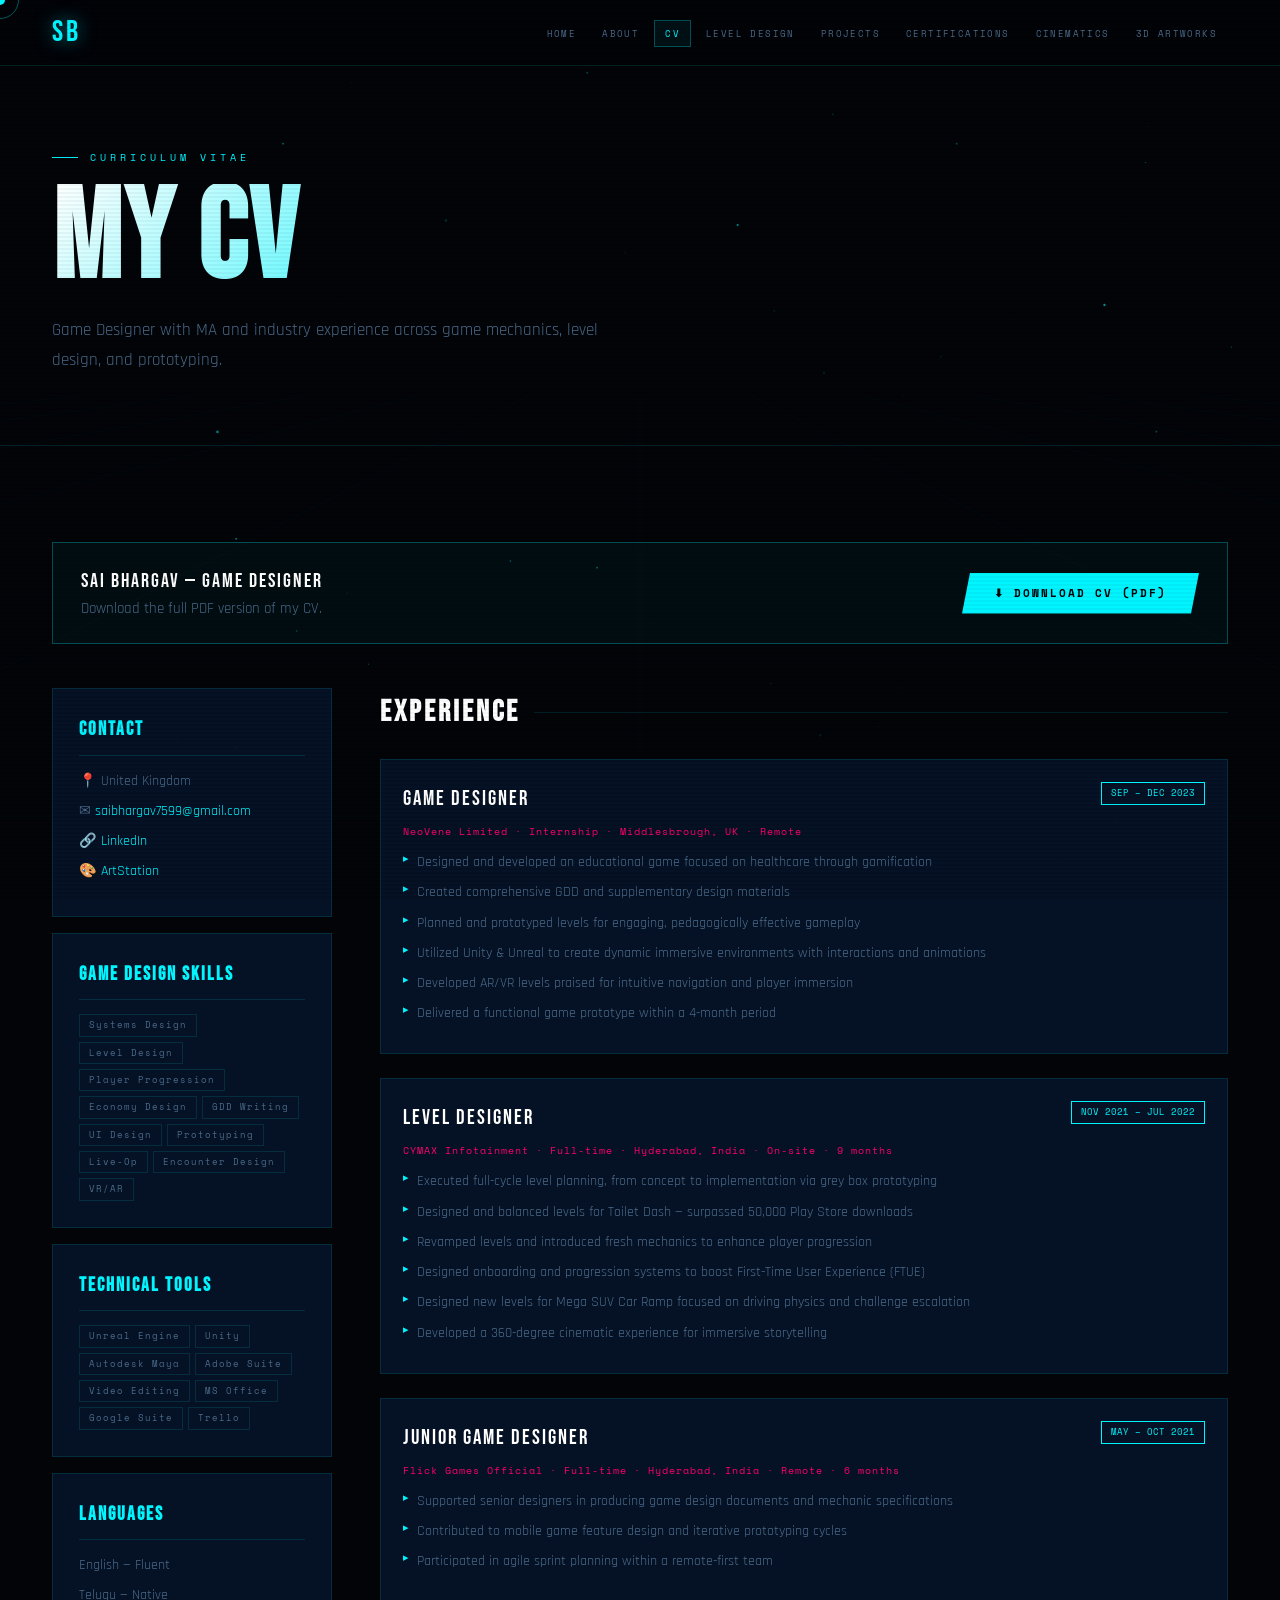
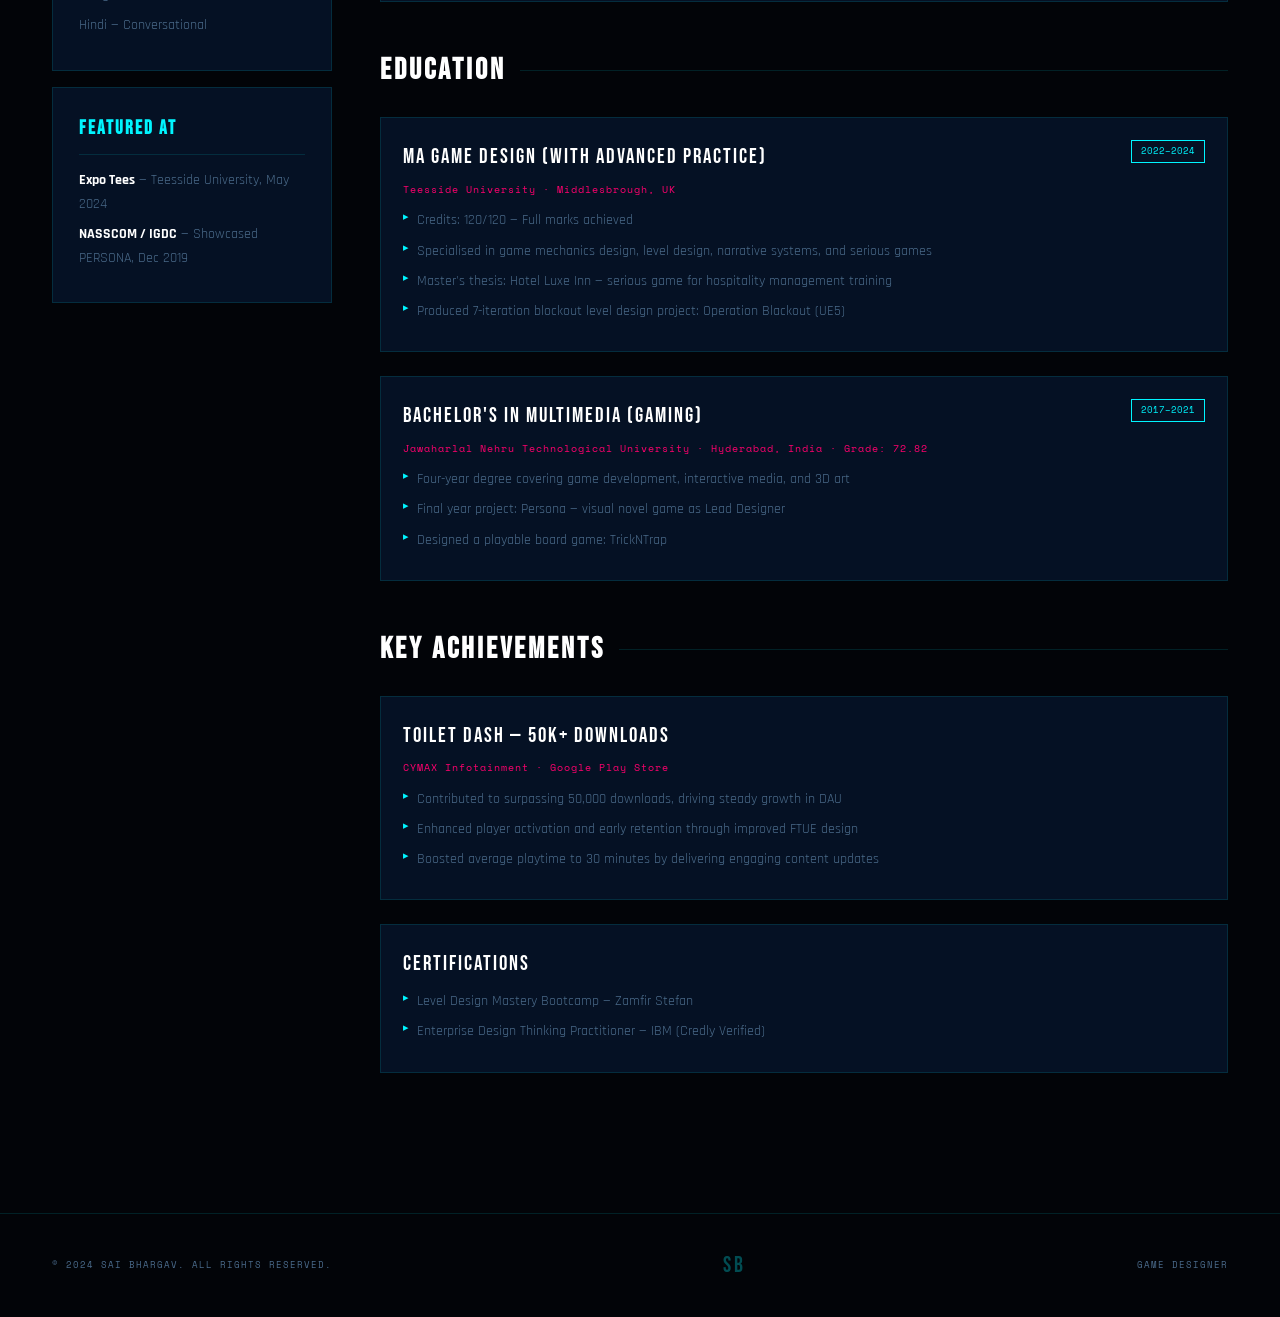
<file: pages/cv.html>
<!DOCTYPE html>
<html lang="en">
<head>
<meta charset="UTF-8"><meta name="viewport" content="width=device-width,initial-scale=1">
<title>CV — Sai Bhargav</title>
<link rel="preconnect" href="https://fonts.googleapis.com"><link rel="preconnect" href="https://fonts.gstatic.com" crossorigin>
<link href="https://fonts.googleapis.com/css2?family=Bebas+Neue&family=Space+Mono:wght@400;700&family=Rajdhani:wght@300;400;500;600;700&display=swap" rel="stylesheet">
<link rel="stylesheet" href="../assets/shared.css">
<style>
.cv-layout{display:grid;grid-template-columns:280px 1fr;gap:48px;align-items:start}
.cv-side{position:sticky;top:88px}
.cv-sidebar-card{background:var(--card);border:1px solid var(--bdr);padding:26px;margin-bottom:16px}
.cv-sidebar-card h4{font-family:'Bebas Neue',sans-serif;font-size:1.2rem;letter-spacing:2px;color:var(--c);border-bottom:1px solid var(--bdr);padding-bottom:9px;margin-bottom:14px}
.cv-sidebar-card p{font-size:.88rem;color:var(--dim);line-height:1.7;margin-bottom:6px}
.cv-sidebar-card a{color:var(--c);text-decoration:none}
.cv-tags{display:flex;flex-wrap:wrap;gap:5px}
.cv-tag{padding:3px 9px;border:1px solid var(--bdr);font-family:'Space Mono',monospace;font-size:.56rem;color:var(--dim);letter-spacing:1px}
.dl-bar{background:rgba(0,245,255,.04);border:1px solid var(--bdr2);padding:22px 28px;display:flex;align-items:center;justify-content:space-between;margin-bottom:44px;flex-wrap:wrap;gap:14px}
.dl-bar p{font-size:.95rem;color:var(--dim)}
.cv-sec{margin-bottom:44px}
.cv-sec h3{font-family:'Bebas Neue',sans-serif;font-size:1.9rem;letter-spacing:3px;color:#fff;margin-bottom:22px;display:flex;align-items:center;gap:14px}
.cv-sec h3::after{content:'';flex:1;height:1px;background:var(--bdr)}
.cv-entry{margin-bottom:24px;padding:22px;background:var(--card);border:1px solid var(--bdr);transition:border-color .3s}
.cv-entry:hover{border-color:var(--c)}
.cv-eh{display:flex;justify-content:space-between;align-items:flex-start;margin-bottom:8px;flex-wrap:wrap;gap:7px}
.cv-et{font-family:'Bebas Neue',sans-serif;font-size:1.32rem;letter-spacing:2px;color:#fff}
.cv-ed{font-family:'Space Mono',monospace;font-size:.58rem;color:var(--c);padding:3px 9px;border:1px solid var(--c)}
.cv-eo{font-family:'Space Mono',monospace;font-size:.64rem;color:var(--c2);letter-spacing:1px;margin-bottom:10px}
.cv-li{list-style:none;padding:0}
.cv-li li{font-size:.9rem;color:var(--dim);line-height:1.75;padding-left:14px;position:relative;margin-bottom:5px}
.cv-li li::before{content:'▸';position:absolute;left:0;color:var(--c);font-size:.68rem}
@media(max-width:860px){.cv-layout{grid-template-columns:1fr}.cv-side{position:static}}
</style>
</head>
<body>
<div id="cur"></div><div id="crng"></div><canvas id="bgc"></canvas><div id="pt"></div>
<nav>
  <a href="../index.html" class="nav-logo">SB</a>
  <ul class="nav-links">
    <li><a href="../index.html">Home</a></li><li><a href="about.html">About</a></li>
    <li><a href="cv.html" class="act">CV</a></li>
    <li><a href="https://saibhargav7599.github.io/operation-blackout/#goal" target="_blank">Level Design</a></li>
    <li><a href="projects.html">Projects</a></li><li><a href="certifications.html">Certifications</a></li>
    <li><a href="cinematics.html">Cinematics</a></li><li><a href="artworks.html">3D Artworks</a></li>
  </ul>
  <button class="ham" id="ham"><span></span><span></span><span></span></button>
</nav>
<div id="mobnav"><a href="../index.html">Home</a><a href="about.html">About</a><a href="cv.html">CV</a><a href="https://saibhargav7599.github.io/operation-blackout/#goal" target="_blank">Level Design</a><a href="projects.html">Projects</a><a href="certifications.html">Certifications</a><a href="cinematics.html">Cinematics</a><a href="artworks.html">3D Artworks</a></div>

<main>
<div class="page-hero"><div class="page-hero-eye">Curriculum Vitae</div><h1 class="page-hero-h1">MY CV</h1><p class="page-hero-sub">Game Designer with MA and industry experience across game mechanics, level design, and prototyping.</p></div>
<div class="wrap">
  <!-- Download bar -->
  <div class="dl-bar rev">
    <div><p style="color:#fff;font-family:'Bebas Neue',sans-serif;font-size:1.25rem;letter-spacing:2px">SAI BHARGAV — GAME DESIGNER</p><p>Download the full PDF version of my CV.</p></div>
    <a href="https://drive.google.com/file/d/1DwXBXA0HzN7uZkNHEXErwUaWLLwTORgs/view" target="_blank" class="btn btn-p">⬇ Download CV (PDF)</a>
  </div>
  <div class="cv-layout">
    <!-- Sidebar -->
    <div class="cv-side rev-l">
      <div class="cv-sidebar-card">
        <h4>CONTACT</h4>
        <p>📍 United Kingdom</p>
        <p>✉ <a href="mailto:saibhargav7599@gmail.com">saibhargav7599@gmail.com</a></p>
        <p>🔗 <a href="https://www.linkedin.com/in/saibhargav7599" target="_blank">LinkedIn</a></p>
        <p>🎨 <a href="http://sai_bhargav.artstation.com" target="_blank">ArtStation</a></p>
      </div>
      <div class="cv-sidebar-card">
        <h4>GAME DESIGN SKILLS</h4>
        <div class="cv-tags">
          <span class="cv-tag">Systems Design</span><span class="cv-tag">Level Design</span>
          <span class="cv-tag">Player Progression</span><span class="cv-tag">Economy Design</span>
          <span class="cv-tag">GDD Writing</span><span class="cv-tag">UI Design</span>
          <span class="cv-tag">Prototyping</span><span class="cv-tag">Live-Op</span>
          <span class="cv-tag">Encounter Design</span><span class="cv-tag">VR/AR</span>
        </div>
      </div>
      <div class="cv-sidebar-card">
        <h4>TECHNICAL TOOLS</h4>
        <div class="cv-tags">
          <span class="cv-tag">Unreal Engine</span><span class="cv-tag">Unity</span>
          <span class="cv-tag">Autodesk Maya</span><span class="cv-tag">Adobe Suite</span>
          <span class="cv-tag">Video Editing</span><span class="cv-tag">MS Office</span>
          <span class="cv-tag">Google Suite</span><span class="cv-tag">Trello</span>
        </div>
      </div>
      <div class="cv-sidebar-card">
        <h4>LANGUAGES</h4>
        <p>English — Fluent</p><p>Telugu — Native</p><p>Hindi — Conversational</p>
      </div>
      <div class="cv-sidebar-card">
        <h4>FEATURED AT</h4>
        <p><strong style="color:#fff">Expo Tees</strong> — Teesside University, May 2024</p>
        <p><strong style="color:#fff">NASSCOM / IGDC</strong> — Showcased PERSONA, Dec 2019</p>
      </div>
    </div>
    <!-- Main -->
    <div>
      <div class="cv-sec rev">
        <h3>EXPERIENCE</h3>
        <div class="cv-entry">
          <div class="cv-eh"><div class="cv-et">GAME DESIGNER</div><div class="cv-ed">SEP – DEC 2023</div></div>
          <div class="cv-eo">NeoVene Limited · Internship · Middlesbrough, UK · Remote</div>
          <ul class="cv-li">
            <li>Designed and developed an educational game focused on healthcare through gamification</li>
            <li>Created comprehensive GDD and supplementary design materials</li>
            <li>Planned and prototyped levels for engaging, pedagogically effective gameplay</li>
            <li>Utilized Unity & Unreal to create dynamic immersive environments with interactions and animations</li>
            <li>Developed AR/VR levels praised for intuitive navigation and player immersion</li>
            <li>Delivered a functional game prototype within a 4-month period</li>
          </ul>
        </div>
        <div class="cv-entry">
          <div class="cv-eh"><div class="cv-et">LEVEL DESIGNER</div><div class="cv-ed">NOV 2021 – JUL 2022</div></div>
          <div class="cv-eo">CYMAX Infotainment · Full-time · Hyderabad, India · On-site · 9 months</div>
          <ul class="cv-li">
            <li>Executed full-cycle level planning, from concept to implementation via grey box prototyping</li>
            <li>Designed and balanced levels for Toilet Dash — surpassed 50,000 Play Store downloads</li>
            <li>Revamped levels and introduced fresh mechanics to enhance player progression</li>
            <li>Designed onboarding and progression systems to boost First-Time User Experience (FTUE)</li>
            <li>Designed new levels for Mega SUV Car Ramp focused on driving physics and challenge escalation</li>
            <li>Developed a 360-degree cinematic experience for immersive storytelling</li>
          </ul>
        </div>
        <div class="cv-entry">
          <div class="cv-eh"><div class="cv-et">JUNIOR GAME DESIGNER</div><div class="cv-ed">MAY – OCT 2021</div></div>
          <div class="cv-eo">Flick Games Official · Full-time · Hyderabad, India · Remote · 6 months</div>
          <ul class="cv-li">
            <li>Supported senior designers in producing game design documents and mechanic specifications</li>
            <li>Contributed to mobile game feature design and iterative prototyping cycles</li>
            <li>Participated in agile sprint planning within a remote-first team</li>
          </ul>
        </div>
      </div>
      <div class="cv-sec rev">
        <h3>EDUCATION</h3>
        <div class="cv-entry">
          <div class="cv-eh"><div class="cv-et">MA GAME DESIGN (WITH ADVANCED PRACTICE)</div><div class="cv-ed">2022–2024</div></div>
          <div class="cv-eo">Teesside University · Middlesbrough, UK</div>
          <ul class="cv-li">
            <li>Credits: 120/120 — Full marks achieved</li>
            <li>Specialised in game mechanics design, level design, narrative systems, and serious games</li>
            <li>Master's thesis: Hotel Luxe Inn — serious game for hospitality management training</li>
            <li>Produced 7-iteration blockout level design project: Operation Blackout (UE5)</li>
          </ul>
        </div>
        <div class="cv-entry">
          <div class="cv-eh"><div class="cv-et">BACHELOR'S IN MULTIMEDIA (GAMING)</div><div class="cv-ed">2017–2021</div></div>
          <div class="cv-eo">Jawaharlal Nehru Technological University · Hyderabad, India · Grade: 72.82</div>
          <ul class="cv-li">
            <li>Four-year degree covering game development, interactive media, and 3D art</li>
            <li>Final year project: Persona — visual novel game as Lead Designer</li>
            <li>Designed a playable board game: TrickNTrap</li>
          </ul>
        </div>
      </div>
      <div class="cv-sec rev">
        <h3>KEY ACHIEVEMENTS</h3>
        <div class="cv-entry">
          <div class="cv-eh"><div class="cv-et">TOILET DASH — 50K+ DOWNLOADS</div></div>
          <div class="cv-eo">CYMAX Infotainment · Google Play Store</div>
          <ul class="cv-li">
            <li>Contributed to surpassing 50,000 downloads, driving steady growth in DAU</li>
            <li>Enhanced player activation and early retention through improved FTUE design</li>
            <li>Boosted average playtime to 30 minutes by delivering engaging content updates</li>
          </ul>
        </div>
        <div class="cv-entry">
          <div class="cv-eh"><div class="cv-et">CERTIFICATIONS</div></div>
          <ul class="cv-li">
            <li>Level Design Mastery Bootcamp — Zamfir Stefan</li>
            <li>Enterprise Design Thinking Practitioner — IBM (Credly Verified)</li>
          </ul>
        </div>
      </div>
    </div>
  </div>
</div>
</main>
<footer><div class="f-copy">© 2024 SAI BHARGAV. ALL RIGHTS RESERVED.</div><div class="f-logo">SB</div><div class="f-copy">GAME DESIGNER</div></footer>
<script src="../assets/shared.js"></script>
<script>document.getElementById('ham').onclick=()=>document.getElementById('mobnav').classList.toggle('open');</script>
</body>
</html>
</file>
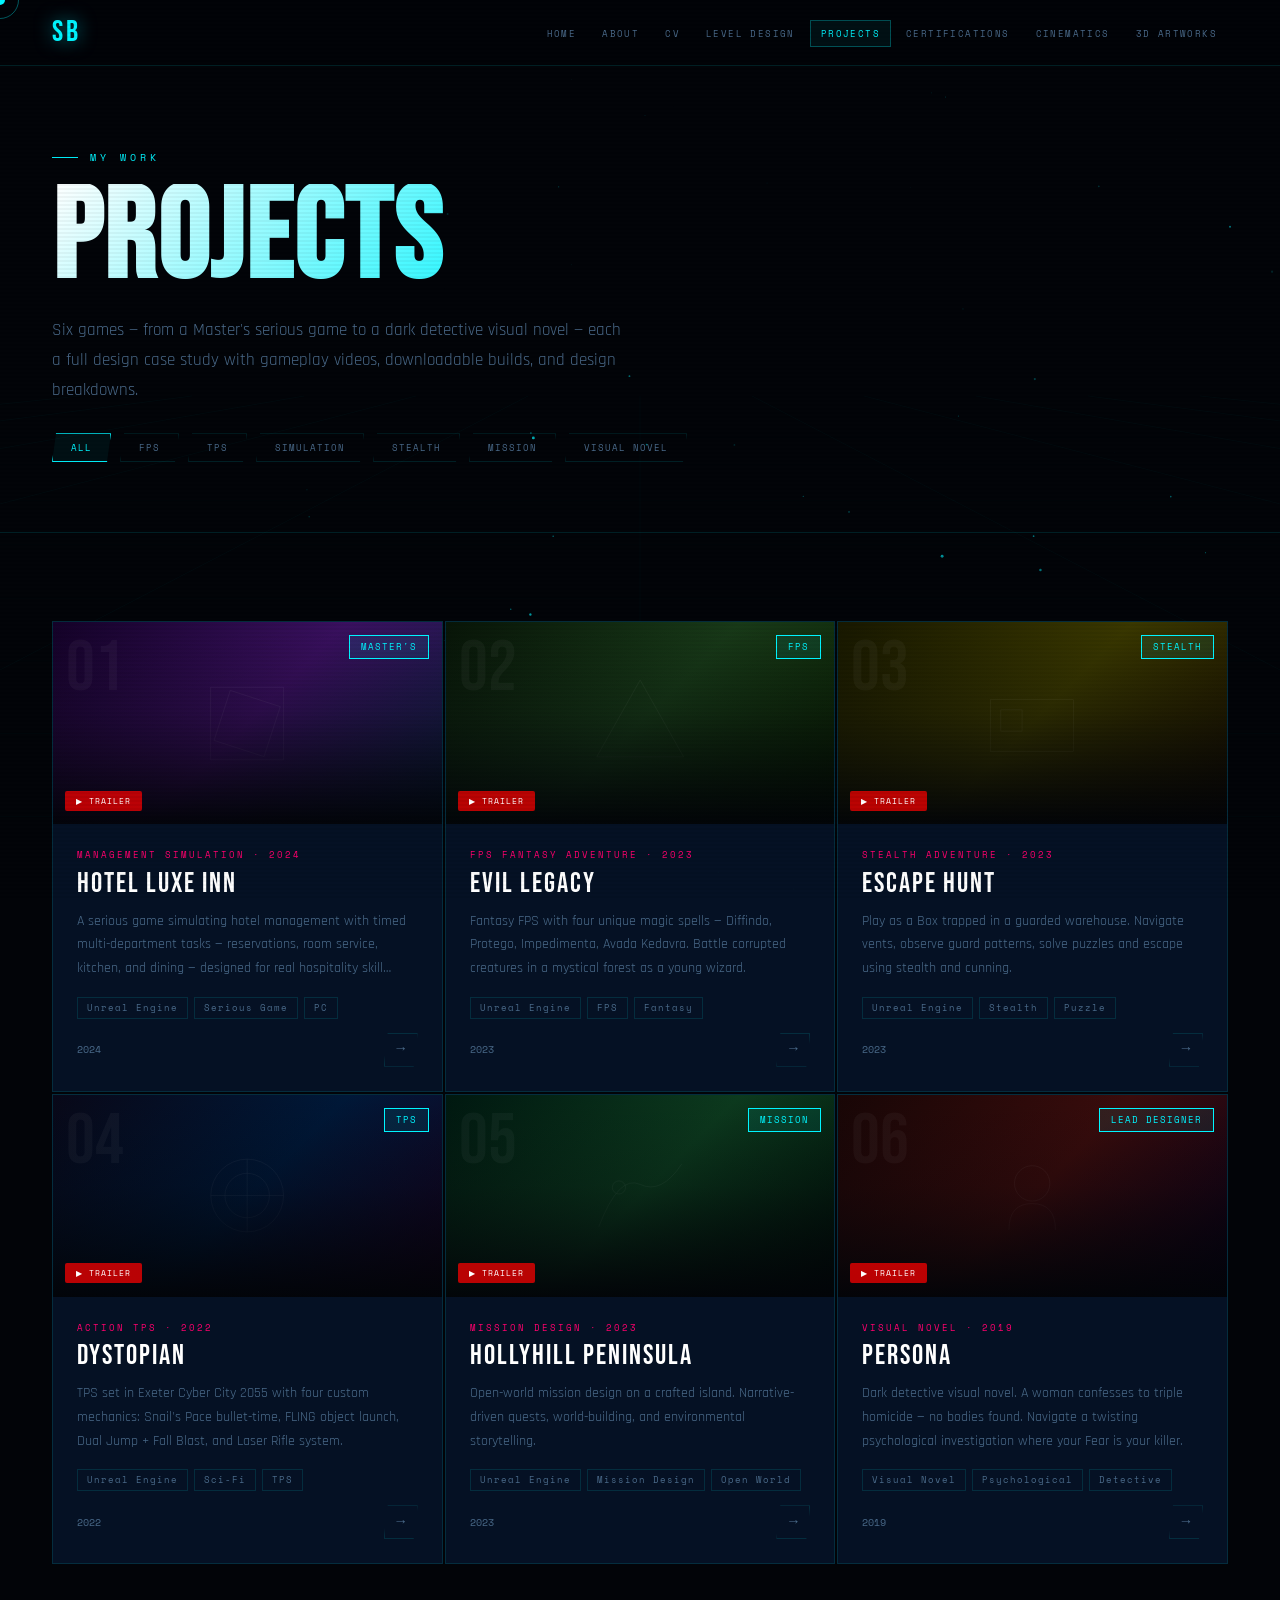
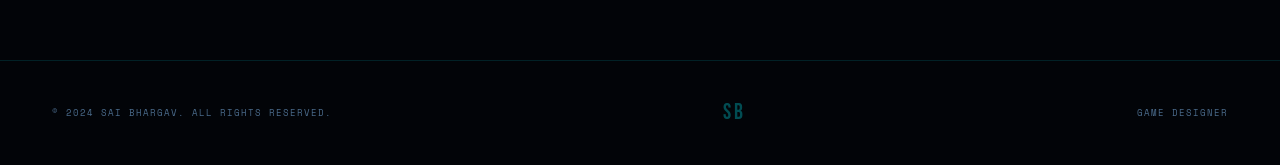
<file: pages/projects.html>
<!DOCTYPE html>
<html lang="en">
<head>
<meta charset="UTF-8"><meta name="viewport" content="width=device-width,initial-scale=1">
<title>Projects — Sai Bhargav</title>
<link rel="preconnect" href="https://fonts.googleapis.com"><link rel="preconnect" href="https://fonts.gstatic.com" crossorigin>
<link href="https://fonts.googleapis.com/css2?family=Bebas+Neue&family=Space+Mono:wght@400;700&family=Rajdhani:wght@300;400;500;600;700&display=swap" rel="stylesheet">
<link rel="stylesheet" href="../assets/shared.css">
<style>
/* filter bar */
.filter-bar{display:flex;gap:9px;flex-wrap:wrap;margin-top:28px}
.fb{padding:7px 18px;border:1px solid var(--bdr);font-family:'Space Mono',monospace;font-size:.58rem;color:var(--dim);letter-spacing:1px;cursor:pointer;background:transparent;transition:all .3s;clip-path:polygon(4px 0%,100% 0%,calc(100% - 4px) 100%,0% 100%)}
.fb.on,.fb:hover{border-color:var(--c);color:var(--c);background:rgba(0,245,255,.05)}

/* project cards */
.proj-grid{display:grid;grid-template-columns:repeat(auto-fill,minmax(360px,1fr));gap:2px;margin-top:48px}
.pc{background:var(--card);border:1px solid var(--bdr);overflow:hidden;cursor:pointer;transition:border-color .3s,transform .3s,box-shadow .3s}
.pc:hover{border-color:var(--c);transform:translateY(-6px);box-shadow:var(--glow)}
.pt{width:100%;padding-top:52%;position:relative;overflow:hidden}
.pt-bg{position:absolute;inset:0;transition:transform .5s}
.pc:hover .pt-bg{transform:scale(1.06)}
.pt-ov{position:absolute;inset:0;background:linear-gradient(to top,rgba(2,4,8,.97) 0%,rgba(2,4,8,.28) 55%,transparent 100%)}
.pt-badge{position:absolute;top:13px;right:13px;padding:4px 11px;border:1px solid var(--c);background:rgba(0,245,255,.08);font-family:'Space Mono',monospace;font-size:.54rem;color:var(--c);letter-spacing:1px;z-index:2}
.pt-n{position:absolute;top:11px;left:13px;font-family:'Bebas Neue',sans-serif;font-size:4.5rem;color:rgba(255,255,255,.04);z-index:1;line-height:1}
/* yt badge on thumb */
.pt-yt{position:absolute;bottom:12px;left:12px;z-index:3}
.yt-chip{padding:4px 11px;background:rgba(255,0,0,.72);font-family:'Space Mono',monospace;font-size:.52rem;color:#fff;letter-spacing:1px;text-decoration:none;border-radius:2px;transition:background .3s}
.yt-chip:hover{background:rgba(255,0,0,1)}
.pi{padding:24px}
.pi-genre{font-family:'Space Mono',monospace;font-size:.57rem;color:var(--c2);letter-spacing:2px;text-transform:uppercase;margin-bottom:6px}
.pi-name{font-family:'Bebas Neue',sans-serif;font-size:1.75rem;letter-spacing:2px;color:#fff;line-height:1.1;margin-bottom:10px}
.pi-desc{font-size:.87rem;color:var(--dim);line-height:1.7;margin-bottom:16px;display:-webkit-box;-webkit-line-clamp:3;-webkit-box-orient:vertical;overflow:hidden}
.pi-tags{display:flex;flex-wrap:wrap;gap:6px;margin-bottom:14px}
.pi-tag{padding:3px 9px;border:1px solid var(--bdr);font-family:'Space Mono',monospace;font-size:.55rem;color:var(--dim);letter-spacing:1px}
.pi-foot{display:flex;align-items:center;justify-content:space-between}
.pi-yr{font-family:'Space Mono',monospace;font-size:.6rem;color:var(--dim)}
.pi-arr{width:34px;height:34px;border:1px solid var(--bdr);display:flex;align-items:center;justify-content:center;clip-path:polygon(4px 0%,100% 0%,calc(100% - 4px) 100%,0% 100%);transition:all .3s;color:var(--dim);font-size:.9rem}
.pc:hover .pi-arr{background:var(--c);color:var(--bg);border-color:var(--c)}
/* thumbs */
.th-hotel{background:linear-gradient(135deg,#140228,#3a1060,#0b2240)}
.th-evil{background:linear-gradient(135deg,#081508,#183a18,#091e00)}
.th-escape{background:linear-gradient(135deg,#181800,#3a3800,#180e00)}
.th-dystopian{background:linear-gradient(135deg,#080818,#001838,#18001e)}
.th-hollyhill{background:linear-gradient(135deg,#001810,#0c3a1e,#001008)}
.th-persona{background:linear-gradient(135deg,#180606,#3a0c0c,#08001a)}
.tdeco{position:absolute;inset:0;display:flex;align-items:center;justify-content:center;opacity:.1}
.tdeco svg{width:50%;height:50%}

/* DETAIL OVERLAY */
.detail-ov{position:fixed;inset:0;z-index:700;background:rgba(2,4,8,.97);overflow-y:auto;opacity:0;pointer-events:none;transition:opacity .4s;scrollbar-width:thin;scrollbar-color:var(--c) transparent}
.detail-ov.open{opacity:1;pointer-events:all}
/* video hero */
.d-hero{position:relative;width:100%;padding-top:42%;overflow:hidden}
.d-hero iframe{position:absolute;inset:0;width:100%;height:100%;border:none;filter:brightness(.35)}
.d-hero-ov{position:absolute;inset:0;background:linear-gradient(to top,rgba(2,4,8,1) 0%,rgba(2,4,8,.5) 50%,transparent 100%)}
.d-hero-content{position:absolute;bottom:40px;left:60px;right:60px;z-index:2}
.d-close{position:absolute;top:18px;right:18px;z-index:10;width:44px;height:44px;background:rgba(2,4,8,.8);border:1px solid var(--bdr);color:var(--txt);font-size:1.1rem;cursor:pointer;display:flex;align-items:center;justify-content:center;transition:all .3s}
.d-close:hover{border-color:var(--c2);color:var(--c2)}
.d-body{max-width:1000px;margin:0 auto;padding:0 56px 80px}
.d-genre{display:inline-block;padding:4px 13px;border:1px solid var(--c2);font-family:'Space Mono',monospace;font-size:.57rem;color:var(--c2);letter-spacing:2px;margin-bottom:12px}
.d-title{font-family:'Bebas Neue',sans-serif;font-size:clamp(2.4rem,6vw,5rem);letter-spacing:3px;line-height:.9;margin-bottom:8px}
.d-role{font-family:'Space Mono',monospace;font-size:.65rem;color:var(--c);letter-spacing:2px;margin-bottom:28px}
.d-specs{display:grid;grid-template-columns:repeat(4,1fr);gap:11px;margin:22px 0}
.dsp{padding:13px;background:rgba(0,245,255,.03);border:1px solid var(--bdr);text-align:center}
.dspk{font-family:'Space Mono',monospace;font-size:.5rem;color:var(--dim);letter-spacing:2px;text-transform:uppercase;margin-bottom:5px}
.dspv{font-family:'Bebas Neue',sans-serif;font-size:1.15rem;color:var(--c);letter-spacing:2px}
.d-sh{font-family:'Bebas Neue',sans-serif;font-size:1.5rem;letter-spacing:3px;color:#fff;margin:32px 0 14px;display:flex;align-items:center;gap:13px}
.d-sh::after{content:'';flex:1;height:1px;background:var(--bdr)}
.d-p{font-size:1rem;line-height:1.9;color:var(--dim);margin-bottom:16px}
.mech-grid{display:grid;grid-template-columns:1fr 1fr;gap:12px;margin-bottom:28px}
.mech{display:flex;gap:12px;padding:14px;background:rgba(0,245,255,.03);border-left:2px solid var(--c)}
.mi{font-size:1.3rem;flex-shrink:0}.mn{font-family:'Bebas Neue',sans-serif;font-size:.97rem;letter-spacing:2px;color:#fff;margin-bottom:3px}.md{font-size:.83rem;color:var(--dim);line-height:1.55}
.d-links{display:flex;gap:11px;flex-wrap:wrap;margin-top:30px;padding-top:24px;border-top:1px solid var(--bdr)}
@media(max-width:860px){.proj-grid{grid-template-columns:1fr}.d-body{padding:0 22px 60px}.d-hero-content{left:22px;right:22px}.d-specs,.mech-grid{grid-template-columns:1fr 1fr}}
@media(max-width:540px){.d-specs,.mech-grid{grid-template-columns:1fr}}
</style>
</head>
<body>
<div id="cur"></div><div id="crng"></div><canvas id="bgc"></canvas><div id="pt"></div>
<nav>
  <a href="../index.html" class="nav-logo">SB</a>
  <ul class="nav-links">
    <li><a href="../index.html">Home</a></li><li><a href="about.html">About</a></li><li><a href="cv.html">CV</a></li>
    <li><a href="https://saibhargav7599.github.io/operation-blackout/#goal" target="_blank">Level Design</a></li>
    <li><a href="projects.html" class="act">Projects</a></li>
    <li><a href="certifications.html">Certifications</a></li><li><a href="cinematics.html">Cinematics</a></li><li><a href="artworks.html">3D Artworks</a></li>
  </ul>
  <button class="ham" id="ham"><span></span><span></span><span></span></button>
</nav>
<div id="mobnav"><a href="../index.html">Home</a><a href="about.html">About</a><a href="cv.html">CV</a><a href="https://saibhargav7599.github.io/operation-blackout/#goal" target="_blank">Level Design</a><a href="projects.html">Projects</a><a href="certifications.html">Certifications</a><a href="cinematics.html">Cinematics</a><a href="artworks.html">3D Artworks</a></div>

<main>
<div class="page-hero">
  <div class="page-hero-eye">My Work</div>
  <h1 class="page-hero-h1">PROJECTS</h1>
  <p class="page-hero-sub">Six games — from a Master's serious game to a dark detective visual novel — each a full design case study with gameplay videos, downloadable builds, and design breakdowns.</p>
  <div class="filter-bar">
    <button class="fb on" onclick="filt('all',this)">ALL</button>
    <button class="fb" onclick="filt('FPS',this)">FPS</button>
    <button class="fb" onclick="filt('TPS',this)">TPS</button>
    <button class="fb" onclick="filt('Simulation',this)">SIMULATION</button>
    <button class="fb" onclick="filt('Stealth',this)">STEALTH</button>
    <button class="fb" onclick="filt('Mission',this)">MISSION</button>
    <button class="fb" onclick="filt('Visual Novel',this)">VISUAL NOVEL</button>
  </div>
</div>
<div class="wrap" style="padding-top:40px">
  <div class="proj-grid" id="pg">

    <div class="pc rev" data-g="Simulation" onclick="openD('hotel')">
      <div class="pt"><div class="pt-bg th-hotel"><div class="tdeco"><svg viewBox="0 0 200 200" fill="none"><rect x="28" y="28" width="144" height="144" stroke="white" stroke-width="1"/><rect x="48" y="48" width="104" height="104" stroke="white" stroke-width="1" transform="rotate(18 100 100)"/></svg></div></div><div class="pt-ov"></div><div class="pt-n">01</div><div class="pt-badge">MASTER'S</div><div class="pt-yt"><a href="https://youtu.be/xCHTsjbmJTY" target="_blank" onclick="event.stopPropagation()" class="yt-chip">▶ TRAILER</a></div></div>
      <div class="pi"><div class="pi-genre">Management Simulation · 2024</div><div class="pi-name">HOTEL LUXE INN</div><div class="pi-desc">A serious game simulating hotel management with timed multi-department tasks — reservations, room service, kitchen, and dining — designed for real hospitality skill development.</div><div class="pi-tags"><span class="pi-tag">Unreal Engine</span><span class="pi-tag">Serious Game</span><span class="pi-tag">PC</span></div><div class="pi-foot"><span class="pi-yr">2024</span><div class="pi-arr">→</div></div></div>
    </div>

    <div class="pc rev d1" data-g="FPS" onclick="openD('evil')">
      <div class="pt"><div class="pt-bg th-evil"><div class="tdeco"><svg viewBox="0 0 200 200" fill="none"><polygon points="100,14 186,166 14,166" stroke="white" stroke-width="1"/></svg></div></div><div class="pt-ov"></div><div class="pt-n">02</div><div class="pt-badge">FPS</div><div class="pt-yt"><a href="https://youtu.be/Bc49S2FR3qk" target="_blank" onclick="event.stopPropagation()" class="yt-chip">▶ TRAILER</a></div></div>
      <div class="pi"><div class="pi-genre">FPS Fantasy Adventure · 2023</div><div class="pi-name">EVIL LEGACY</div><div class="pi-desc">Fantasy FPS with four unique magic spells — Diffindo, Protego, Impedimenta, Avada Kedavra. Battle corrupted creatures in a mystical forest as a young wizard.</div><div class="pi-tags"><span class="pi-tag">Unreal Engine</span><span class="pi-tag">FPS</span><span class="pi-tag">Fantasy</span></div><div class="pi-foot"><span class="pi-yr">2023</span><div class="pi-arr">→</div></div></div>
    </div>

    <div class="pc rev d2" data-g="Stealth" onclick="openD('escape')">
      <div class="pt"><div class="pt-bg th-escape"><div class="tdeco"><svg viewBox="0 0 200 200" fill="none"><rect x="18" y="53" width="164" height="102" stroke="white" stroke-width="1"/><rect x="38" y="73" width="42" height="42" stroke="white" stroke-width="1"/></svg></div></div><div class="pt-ov"></div><div class="pt-n">03</div><div class="pt-badge">STEALTH</div><div class="pt-yt"><a href="https://youtu.be/lqwcb-ts59o4" target="_blank" onclick="event.stopPropagation()" class="yt-chip">▶ TRAILER</a></div></div>
      <div class="pi"><div class="pi-genre">Stealth Adventure · 2023</div><div class="pi-name">ESCAPE HUNT</div><div class="pi-desc">Play as a Box trapped in a guarded warehouse. Navigate vents, observe guard patterns, solve puzzles and escape using stealth and cunning.</div><div class="pi-tags"><span class="pi-tag">Unreal Engine</span><span class="pi-tag">Stealth</span><span class="pi-tag">Puzzle</span></div><div class="pi-foot"><span class="pi-yr">2023</span><div class="pi-arr">→</div></div></div>
    </div>

    <div class="pc rev d1" data-g="TPS" onclick="openD('dystopian')">
      <div class="pt"><div class="pt-bg th-dystopian"><div class="tdeco"><svg viewBox="0 0 200 200" fill="none"><circle cx="100" cy="100" r="72" stroke="white" stroke-width="1"/><circle cx="100" cy="100" r="44" stroke="white" stroke-width="1"/><line x1="28" y1="100" x2="172" y2="100" stroke="white" stroke-width="1"/><line x1="100" y1="28" x2="100" y2="172" stroke="white" stroke-width="1"/></svg></div></div><div class="pt-ov"></div><div class="pt-n">04</div><div class="pt-badge">TPS</div><div class="pt-yt"><a href="https://youtu.be/FyTiHAGFq24" target="_blank" onclick="event.stopPropagation()" class="yt-chip">▶ TRAILER</a></div></div>
      <div class="pi"><div class="pi-genre">Action TPS · 2022</div><div class="pi-name">DYSTOPIAN</div><div class="pi-desc">TPS set in Exeter Cyber City 2055 with four custom mechanics: Snail's Pace bullet-time, FLING object launch, Dual Jump + Fall Blast, and Laser Rifle system.</div><div class="pi-tags"><span class="pi-tag">Unreal Engine</span><span class="pi-tag">Sci-Fi</span><span class="pi-tag">TPS</span></div><div class="pi-foot"><span class="pi-yr">2022</span><div class="pi-arr">→</div></div></div>
    </div>

    <div class="pc rev d2" data-g="Mission" onclick="openD('hollyhill')">
      <div class="pt"><div class="pt-bg th-hollyhill"><div class="tdeco"><svg viewBox="0 0 200 200" fill="none"><path d="M18,162 Q58,58 100,78 Q142,98 182,38" stroke="white" stroke-width="1" fill="none"/><circle cx="58" cy="84" r="13" stroke="white" stroke-width="1"/></svg></div></div><div class="pt-ov"></div><div class="pt-n">05</div><div class="pt-badge">MISSION</div><div class="pt-yt"><a href="https://youtu.be/CTgqu1qcPm8" target="_blank" onclick="event.stopPropagation()" class="yt-chip">▶ TRAILER</a></div></div>
      <div class="pi"><div class="pi-genre">Mission Design · 2023</div><div class="pi-name">HOLLYHILL PENINSULA</div><div class="pi-desc">Open-world mission design on a crafted island. Narrative-driven quests, world-building, and environmental storytelling.</div><div class="pi-tags"><span class="pi-tag">Unreal Engine</span><span class="pi-tag">Mission Design</span><span class="pi-tag">Open World</span></div><div class="pi-foot"><span class="pi-yr">2023</span><div class="pi-arr">→</div></div></div>
    </div>

    <div class="pc rev d3" data-g="Visual Novel" onclick="openD('persona')">
      <div class="pt"><div class="pt-bg th-persona"><div class="tdeco"><svg viewBox="0 0 200 200" fill="none"><circle cx="100" cy="76" r="35" stroke="white" stroke-width="1"/><path d="M54,168 Q54,116 100,116 Q146,116 146,168" stroke="white" stroke-width="1" fill="none"/></svg></div></div><div class="pt-ov"></div><div class="pt-n">06</div><div class="pt-badge">LEAD DESIGNER</div><div class="pt-yt"><a href="https://youtu.be/4iclQtB6GZg" target="_blank" onclick="event.stopPropagation()" class="yt-chip">▶ TRAILER</a></div></div>
      <div class="pi"><div class="pi-genre">Visual Novel · 2019</div><div class="pi-name">PERSONA</div><div class="pi-desc">Dark detective visual novel. A woman confesses to triple homicide — no bodies found. Navigate a twisting psychological investigation where your Fear is your killer.</div><div class="pi-tags"><span class="pi-tag">Visual Novel</span><span class="pi-tag">Psychological</span><span class="pi-tag">Detective</span></div><div class="pi-foot"><span class="pi-yr">2019</span><div class="pi-arr">→</div></div></div>
    </div>

  </div>
</div>
</main>

<!-- DETAIL OVERLAY -->
<div class="detail-ov" id="dov">
  <div class="d-hero" id="dh">
    <div class="d-hero-ov"></div>
    <button class="d-close" onclick="closeD()">✕</button>
    <div class="d-hero-content">
      <div class="d-genre" id="dgen"></div>
      <h2 class="d-title" id="dtit"></h2>
      <div class="d-role" id="drol"></div>
    </div>
  </div>
  <div class="d-body">
    <div class="d-specs" id="dsp"></div>
    <div class="d-sh">OVERVIEW</div>
    <p class="d-p" id="doverview"></p>
    <div class="d-sh">DESIGN GOALS</div>
    <p class="d-p" id="dgoals"></p>
    <div class="d-sh">GAME MECHANICS</div>
    <div class="mech-grid" id="dmechs"></div>
    <div class="d-sh">TOOLS USED</div>
    <p class="d-p" id="dtools"></p>
    <div class="d-sh">PROCESS</div>
    <p class="d-p" id="dprocess"></p>
    <div class="d-links" id="dlnks"></div>
  </div>
</div>

<footer><div class="f-copy">© 2024 SAI BHARGAV. ALL RIGHTS RESERVED.</div><div class="f-logo">SB</div><div class="f-copy">GAME DESIGNER</div></footer>
<script src="../assets/shared.js"></script>
<script>
document.getElementById('ham').onclick=()=>document.getElementById('mobnav').classList.toggle('open');

function filt(g,btn){
  document.querySelectorAll('.fb').forEach(b=>b.classList.remove('on'));btn.classList.add('on');
  document.querySelectorAll('.pc').forEach(c=>{c.style.display=(g==='all'||c.dataset.g===g)?'':'none';});
}

const PD={
  hotel:{
    genre:'Management Simulation',title:"HOTEL LUXE INN: MANAGER'S CHALLENGE",role:"// Master's Project — Lead Designer",
    year:'2024',platform:'PC',engine:'Unreal Engine',type:'Serious Game',ytId:'xCHTsjbmJTY',
    overview:"A serious game that puts you in the shoes of a busy hotel manager. Through a series of timed tasks, you'll experience the various aspects of running a successful hotel — from managing reservations and room service to ensuring a smooth flow in the kitchen and dining area. Designed to be both fun and educational, developing valuable real-world hospitality management skills. Master's thesis: An approach to develop a serious game in hospitality addressing the challenges faced by a hotel manager.",
    goals:"The primary design goal was to create a simulation that authentically reflects real hospitality management challenges. The game needed to be both pedagogically effective and genuinely engaging. Key goals: (1) Replicate real hotel management pressure through meaningful time constraints, (2) teach resource allocation through gameplay rather than instruction, (3) provide immediate feedback loops that reinforce correct management decisions.",
    mechs:[{i:'⏱️',n:'TIME MANAGEMENT',d:'Prioritize and juggle multiple hotel tasks simultaneously with tight real-time deadlines.'},{i:'🏨',n:'MULTI-DEPARTMENT SIMULATION',d:'Manage reservations, room service, kitchen operations, and dining — all interconnected systems.'},{i:'📊',n:'EDUCATIONAL FEEDBACK',d:'Real-time performance scoring teaches the principles of efficient hotel management.'},{i:'🎯',n:'TASK PRIORITIZATION',d:'Players must assess urgency and importance of competing tasks to maximize hotel performance.'}],
    tools:'Unreal (primary engine), Adobe Photoshop (UI design), Microsoft Excel (game balance spreadsheets), Google Suite (documentation and GDD), Miro (brainstorming, planning)',
    process:"Phase 1 — Research: Conducted a literature review on serious games in hospitality education and existing hotel management simulations. Phase 2 — Design Documentation: Produced a full GDD outlining all mechanics, task types, and scoring systems. Phase 3 — Prototyping: Built grey box prototype in Unity to test core task loop timing and difficulty. Phase 4 — Iteration: Conducted 4 playtest sessions with adjustments after each, refining time windows and task complexity. Phase 5 — Polish: Final UI pass, audio integration, and performance optimization before thesis submission.",
    links:[{l:'▶ Gameplay Video',h:'https://youtu.be/xCHTsjbmJTY'},{l:'⬇ Download Build',h:'https://drive.google.com/file/d/1gxt_WkotQk0s4rO7OJoQ0ZQs16-QeoB2/view?usp=drive_link'},{l:'📄 PDF Document',h:'https://drive.google.com/file/d/1cCnpSW-y58CAdkyc66Zq5skm8AUJRFPB/view?usp=sharing'}]
  },
  evil:{
    genre:'FPS Fantasy Adventure',title:'EVIL LEGACY',role:'// Course Project: Rational Design',
    year:'2023',platform:'PC',engine:'Unreal Engine',type:'FPS Game',ytId:'Bc49S2FR3qk',
    overview:"A fantasy action-adventure FPS with elements of magic, combat, and exploration through a mystical forest. During ancient times, a powerful wizard named Zephyrus used dark magic to control the magical creatures of the forest. A group of heroes eventually defeated him, but his legacy lives on in corrupted creatures. As a young wizard arriving to learn magic, you discover the corrupted creatures have become aggressive — you must defeat them using your wand and four unique magical abilities.",
    goals:"The course project focused on Rational Design — every mechanic had to serve a clear design purpose. Goal 1: Design four distinct spells with unique strategic roles (offense, defense, crowd control, burst damage). Goal 2: Create meaningful resource management through spell cooldowns. Goal 3: Build a progressive combat difficulty curve that teaches each spell before requiring combined use.",
    mechs:[{i:'⚡',n:'DIFFINDO (LIGHTNING)',d:'Causes lightning bolts to strike enemies, dealing constant damage over time — reliable base damage.'},{i:'🛡️',n:'PROTEGO (DEFENSE)',d:'Creates a temporary shield blocking enemy attacks. Limited duration requires tactical use.'},{i:'❄️',n:'IMPEDIMENTA (FREEZE)',d:'Freezes enemies while dealing damage, making them easier to defeat or enabling escape.'},{i:'🔥',n:'AVADA KEDAVRA (FIREBALL)',d:'Powerful fireball dealing heavy burst damage — high cooldown, most devastating spell.'}],
    tools:'Unreal Engine (gameplay, environment, animations), Autodesk Maya (environment props), Adobe Photoshop (textures, UI), PureRef (visual reference boards)',
    process:"Phase 1 — Concept: Defined the four-spell design system inspired by classic FPS design patterns. Phase 2 — Blockout: Built the forest environment as a blockout to test player navigation and sightlines. Phase 3 — Mechanic Implementation: Implemented each spell using Unreal Blueprints, tuning cooldowns and damage values through playtesting. Phase 4 — Enemy Design: Created enemy archetypes requiring specific spell combinations to defeat efficiently. Phase 5 — Environmental Polish: Added particle effects for spells, ambient forest audio, and lighting refinement.",
    links:[{l:'▶ Gameplay Video',h:'https://youtu.be/Bc49S2FR3qk'},{l:'⬇ Download Build',h:'https://drive.google.com/file/d/1mZhXWIEAcjxdo7sylQUF38PTih2l43ry/view?usp=sharing'},{l:'📄 PDF Document',h:'https://drive.google.com/file/d/1_dgZ5gs1giCE4TAaE5sad564O77vFCdE/view?usp=sharing'}]
  },
  escape:{
    genre:'Stealth Adventure',title:'ESCAPE HUNT',role:'// Course Project: Group Project Solo',
    year:'2023',platform:'PC',engine:'Unreal Engine',type:'Stealth Game',ytId:'lqwcb-ts59o4',
    overview:"In Escape Hunt, players take on the role of a clever and resourceful Box trapped in an ominous warehouse filled with guards and obstacles. Your objective: escape the warehouse without getting caught. Using stealth, wit, and cunning, navigate the hazardous environment while uncovering clues to unlock the path to freedom. The game features guard patrol mechanics, vent navigation, object interaction, and a progressive clue discovery system.",
    goals:"Goal 1: Design a stealth sandbox where observing the environment rewards the player before acting. Goal 2: Create guard AI patterns that feel predictable enough to learn but dynamic enough to keep the player on edge. Goal 3: Use environmental storytelling through prop placement to guide the player without explicit UI markers. Goal 4: Complete as a solo developer from a group project brief, demonstrating full-cycle production capability.",
    mechs:[{i:'👁️',n:'GUARD PATTERN OBSERVATION',d:'Study and memorize enemy patrol routes to find safe windows for movement and action.'},{i:'🔍',n:'CLUE DISCOVERY',d:'Uncover hidden clues throughout the warehouse that progressively unlock the escape path.'},{i:'🎭',n:'STEALTH NAVIGATION',d:'Use vents, crates, and environmental cover to stay out of sight and navigate levels.'},{i:'🧩',n:'ENVIRONMENTAL PUZZLES',d:'Interact with the environment to create distractions, open locked areas, or bypass guards.'}],
    tools:'Unreal (engine, animation, AI), UE Blueprints (guard AI, player controller scripting), Adobe Photoshop (environment texturing), Milanote – (Moodboard designing), Diagrams.net- (Flowcharts)',
    process:"Phase 1 — Design: Created a level layout on paper with guard patrol zones and clue placement marked. Phase 2 — AI Implementation: Programmed guard patrol AI using Unity NavMesh with detection cone logic. Phase 3 — Player Systems: Built Box character controller with crouching, vent interaction, and object pickup. Phase 4 — Playtesting: Solo playtested 6 iterations, adjusting guard detection range and patrol timing. Phase 5 — Polish: Added audio cues for guard awareness states and atmospheric warehouse ambience.",
    links:[{l:'▶ Gameplay Video',h:'https://youtu.be/lqwcb-ts59o4'},{l:'⬇ Download Build',h:'https://drive.google.com/file/d/1FJ2zDueHOUzt0yvAL3HygzUFwdICHxpe/view?usp=sharing'},{l:'📄 PDF Document',h:'https://drive.google.com/file/d/1aFjG5gJZ_TiuN1Neq0DVqTeJdY-ZgVEf/view?usp=sharing'}]
  },
  dystopian:{
    genre:'Action Third-Person Shooter',title:'DYSTOPIAN',role:'// Course Project: Game Mechanics',
    year:'2022',platform:'PC',engine:'Unreal Engine',type:'Action TPS',ytId:'FyTiHAGFq24',
    overview:"Set in Exeter Cyber City 2055 on the Nemesis planet, Omega galaxy — DYSTOPIAN is a third-person shooter where you play as Suhan, a military scientist who must defend his city against invading Iroria7X robots using a secret superpower suit. The game was designed as a Game Mechanics course project, with each mechanic inspired by an existing industry title but redesigned for this context. The Iroria7X robots arrive at Exeter after a civil war led by the giant Rick Meadows has left half the planets destroyed.",
    goals:"Course goal: Design four original, functional game mechanics, each with a clear design purpose and player fantasy. Mechanic 1: bullet-time aiming (inspired by Max Payne). Mechanic 2: physics-based object throwing (inspired by Control). Mechanic 3: multi-jump with environmental combat (original). Mechanic 4: signature long-range weapon with distinct feel. Each mechanic needed to be distinct, complementary, and supported by the level layout.",
    mechs:[{i:'🐌',n:"SNAIL'S PACE (BULLET TIME)",d:"Time slows when aiming at an enemy — inspired by Max Payne's Bullet Time. Everything slows except the player's aiming."},{i:'🪃',n:'FLING (OBJECT LAUNCH)',d:"Pick up highlighted environment objects and launch them at enemies — inspired by Control's Launch ability."},{i:'⬆️',n:'DUAL JUMP + FALL BLAST',d:'Double jump + blast radius on landing near enemies, sending them flying with particle effects.'},{i:'🔫',n:'LASER RIFLE',d:'30-round precision weapon effective at long and medium range, steady fire rate and manageable recoil.'}],
    tools:'Unreal Engine (all mechanics implemented via Blueprints), Adobe Photoshop (UI design, HUD), PureRef (visual reference), Autodesk Maya (prop modelling)',
    process:"Phase 1 — Research: Analyzed the source mechanics from Max Payne and Control to understand their design intent. Phase 2 — GDD: Documented each mechanic's rules, player fantasy, and win condition. Phase 3 — Prototype: Built grey-box level in UE to test mechanic interactions in a contained space. Phase 4 — Mechanic Polish: Tuned bullet-time slowdown factor, FLING object highlight range, jump timing, and rifle recoil — all via playtesting data. Phase 5 — Level Integration: Designed combat scenarios that required players to naturally discover and use each mechanic.",
    links:[{l:'▶ Gameplay Video',h:'https://youtu.be/FyTiHAGFq24'},{l:'⬇ Download Build',h:'https://drive.google.com/file/d/1RZvYpeBlXySbbnQ0K2I9rpiBKdAV6Mf_/view?usp=sharing'},{l:'📄 PDF Document',h:'https://drive.google.com/file/d/1iH0n7Onz4sUQsB3bm7xy0FhqJpN5Pwxs/view?usp=sharing'}]
  },
  hollyhill:{
    genre:'Mission Design',title:'HOLLYHILL PENINSULA ISLAND',role:'// Course Project: Mission Design',
    year:'2023',platform:'PC',engine:'Unreal Engine',type:'Open World',ytId:'CTgqu1qcPm8',
    overview:"An open-world mission design project set on a uniquely crafted peninsula island. Hollyhill explores narrative-driven gameplay through carefully constructed quests, environmental storytelling, and world-building. The project demonstrates proficiency in mission flow design, pacing, and how environments communicate story to players without dialogue.",
    goals:"Goal 1: Design a multi-objective mission structure that supports both linear and exploratory approaches. Goal 2: Create a world where the environment itself tells the story of the island's history. Goal 3: Balance guided and emergent gameplay to reward both completionists and casual players. Goal 4: Demonstrate understanding of spatial hierarchy and player orientation at the scale of an open world.",
    mechs:[{i:'🗺️',n:'MISSION FLOW DESIGN',d:'Quest chains that escalate in complexity and emotional resonance.'},{i:'🌍',n:'ENVIRONMENTAL STORYTELLING',d:'The island communicates history, culture, and danger through thoughtful layout.'},{i:'⚖️',n:'PACING & DIFFICULTY CURVE',d:'Carefully balanced challenge escalation from introduction to finale.'},{i:'🏆',n:'REWARDING EXPLORATION',d:'Optional discovery zones with loot and narrative details for completionists.'}],
    tools:'Unreal Engine 5 (level building, terrain, lighting), Autodesk Maya (custom props), PureRef (island reference imagery), Microsoft Excel (mission beat planning)',
    process:"Phase 1 — Island Concept: Designed the island geography with distinct biomes and clear visual landmarks for navigation. Phase 2 — Mission Structure: Created a mission flowchart outlining primary objectives, optional objectives, and fail states. Phase 3 — Blockout: Built the island geometry and populated with placeholder actors. Phase 4 — Narrative Layer: Added environmental storytelling elements — ruins, journals, visual history. Phase 5 — Playtest: Conducted 3 playtest sessions focusing on whether players felt lost, and adjusted signposting accordingly.",
    links:[{l:'▶ Gameplay Video',h:'https://youtu.be/CTgqu1qcPm8'},{l:'⬇ Download Build',h:'https://drive.google.com/file/d/19kRduzNoeP3HkQ5Go0-bJIzyJyW86dBL/view?usp=sharing'}]
  },
  persona:{
    genre:'Visual Novel',title:'PERSONA',role:'// Lead Designer',
    year:'2019',platform:'PC',engine:"Ren'Py",type:'Visual Novel',ytId:'4iclQtB6GZg',
    overview:"A dark psychological detective visual novel. A young woman walks into the station confessing to triple homicide — but no bodies are found at the stated locations. As the Detective, navigate a twisting investigation. Is she a deranged soul or a cunning criminal? Your intelligence and intuition determine your outcome. Your Fear is your killer. Showcased at NASSCOM / IGDC in December 2019.",
    goals:"Goal 1: Design a branching narrative where player choices feel genuinely consequential. Goal 2: Introduce a Fear mechanic that creates player-facing psychological pressure. Goal 3: Craft a mystery with enough red herrings to support 3+ playthroughs before the player reaches the true ending. Goal 4: Demonstrate Lead Designer capability — coordinating writing, visual design, and narrative systems.",
    mechs:[{i:'🔎',n:'INVESTIGATION CHOICES',d:'Player decisions during interrogation and evidence-gathering shape the narrative path and ending.'},{i:'🧠',n:'PSYCHOLOGICAL PROFILING',d:"Analyze the suspect's behavior, contradictions, and emotional cues to build your case theory."},{i:'😨',n:'FEAR MECHANIC',d:"The player's in-game fear state affects available dialogue options and story branches."},{i:'📁',n:'EVIDENCE SYSTEM',d:'Collect and correlate evidence pieces to unlock new lines of questioning and revelations.'}],
    tools:"Ren'Py (scripting engine), Adobe Photoshop (character art, backgrounds), Audacity (audio editing), Google Docs (script and branching dialogue documentation)",
    process:"Phase 1 — Script: Wrote the full narrative script with all branching paths mapped in a decision tree. Phase 2 — Art Direction: Designed character visual styles and background art direction. Phase 3 — Implementation: Implemented all dialogue branches and conditional flags in Ren'Py. Phase 4 — Sound Design: Sourced and edited ambient audio and music to support psychological tension. Phase 5 — Showcase: Presented at NASSCOM/IGDC December 2019 to industry professionals.",
    links:[{l:'▶ Gameplay Video',h:'https://youtu.be/4iclQtB6GZg'},{l:'⬇ Download Build',h:'https://drive.google.com/file/d/1B21E-yNMJtBQ2Qxxz-hWE811SlbaYS1s/view?usp=sharing'},{l:'📊 Presentation',h:'https://docs.google.com/presentation/d/1FkqoJvK-2WcipXxYPn1XWfpDjjqsPriM/edit?usp=sharing'}]
  }
};

function openD(k){
  const d=PD[k];if(!d)return;
  // Set hero video (faded background autoplay)
  document.getElementById('dh').innerHTML=`
    <iframe src="https://www.youtube.com/embed/${d.ytId}?autoplay=1&mute=1&loop=1&playlist=${d.ytId}&controls=0&showinfo=0" allowfullscreen allow="autoplay; encrypted-media" style="position:absolute;inset:0;width:100%;height:100%;border:none;filter:brightness(.32)"></iframe>
    <div class="d-hero-ov"></div>
    <button class="d-close" onclick="closeD()">✕</button>
    <div class="d-hero-content">
      <div class="d-genre" id="dgen">${d.genre}</div>
      <h2 class="d-title">${d.title}</h2>
      <div class="d-role">${d.role}</div>
    </div>`;
  document.getElementById('dsp').innerHTML=`<div class="dsp"><div class="dspk">Year</div><div class="dspv">${d.year}</div></div><div class="dsp"><div class="dspk">Platform</div><div class="dspv">${d.platform}</div></div><div class="dsp"><div class="dspk">Engine</div><div class="dspv">${d.engine}</div></div><div class="dsp"><div class="dspk">Type</div><div class="dspv">${d.type}</div></div>`;
  document.getElementById('doverview').textContent=d.overview;
  document.getElementById('dgoals').textContent=d.goals;
  document.getElementById('dtools').textContent=d.tools;
  document.getElementById('dprocess').textContent=d.process;
  document.getElementById('dmechs').innerHTML=d.mechs.map(m=>`<div class="mech"><div class="mi">${m.i}</div><div><div class="mn">${m.n}</div><div class="md">${m.d}</div></div></div>`).join('');
  document.getElementById('dlnks').innerHTML=d.links.map(l=>`<a href="${l.h}" target="_blank" class="btn btn-g btn-sm">${l.l}</a>`).join('');
  document.getElementById('dov').classList.add('open');
  document.body.classList.add('locked');
  document.getElementById('dov').scrollTop=0;
}
function closeD(){document.getElementById('dov').classList.remove('open');document.body.classList.remove('locked');}
document.addEventListener('keydown',e=>{if(e.key==='Escape')closeD();});
</script>
</body>
</html>
</file>
<file: assets/shared.css>
/* ═══════════════════════════════════════════════════
   SAI BHARGAV PORTFOLIO — shared.css
   ═══════════════════════════════════════════════════ */
@import url('https://fonts.googleapis.com/css2?family=Bebas+Neue&family=Space+Mono:wght@400;700&family=Rajdhani:wght@300;400;500;600;700&display=swap');

:root{
  --c:#00f5ff;--c2:#ff006e;--c3:#7b2fff;
  --bg:#020408;--bg2:#060d14;--mid:#0a1628;
  --txt:#c8d8e8;--dim:#4a6a8a;
  --card:rgba(6,20,40,.88);
  --bdr:rgba(0,245,255,.12);--bdr2:rgba(0,245,255,.28);
  --glow:0 0 30px rgba(0,245,255,.22);
}
*,*::before,*::after{margin:0;padding:0;box-sizing:border-box}
html{scroll-behavior:smooth}
body{background:var(--bg);color:var(--txt);font-family:'Rajdhani',sans-serif;overflow-x:hidden;cursor:none;line-height:1.6}
body.locked{overflow:hidden}
a{text-decoration:none;color:inherit}
::-webkit-scrollbar{width:3px}::-webkit-scrollbar-track{background:var(--bg)}::-webkit-scrollbar-thumb{background:var(--c);border-radius:2px}

/* cursor */
#cur,#crng{position:fixed;pointer-events:none;z-index:9999;transform:translate(-50%,-50%);border-radius:50%}
#cur{width:10px;height:10px;background:var(--c);transition:width .2s,height .2s,background .2s;mix-blend-mode:screen}
#crng{width:38px;height:38px;border:1px solid rgba(0,245,255,.35);transition:width .3s,height .3s}
#cur.on{width:18px;height:18px;background:var(--c2)}
#crng.on{width:56px;height:56px;border-color:rgba(255,0,110,.4)}

/* canvas */
#bgc{position:fixed;inset:0;z-index:0;pointer-events:none}

/* scanlines */
body::after{content:'';position:fixed;inset:0;z-index:800;pointer-events:none;
  background:repeating-linear-gradient(0deg,transparent,transparent 2px,rgba(0,0,0,.04) 2px,rgba(0,0,0,.04) 4px)}

/* page transition */
#pt{position:fixed;inset:0;z-index:8000;background:var(--bg);transform:scaleY(1);transform-origin:top;pointer-events:none;transition:transform .55s cubic-bezier(.76,0,.24,1)}
#pt.gone{transform:scaleY(0)}

/* NAV */
nav{position:fixed;top:0;left:0;right:0;z-index:500;height:66px;display:flex;align-items:center;justify-content:space-between;padding:0 52px;background:rgba(2,4,8,.94);backdrop-filter:blur(16px);border-bottom:1px solid var(--bdr)}
.nav-logo{font-family:'Bebas Neue',sans-serif;font-size:1.9rem;letter-spacing:3px;color:var(--c);text-shadow:0 0 18px rgba(0,245,255,.5)}
.nav-links{display:flex;gap:4px;list-style:none}
.nav-links a{font-family:'Space Mono',monospace;font-size:.58rem;letter-spacing:1.4px;text-transform:uppercase;color:var(--dim);padding:6px 10px;border:1px solid transparent;transition:all .3s;white-space:nowrap}
.nav-links a:hover,.nav-links a.act{color:var(--c);border-color:var(--bdr2);background:rgba(0,245,255,.05)}
.ham{display:none;flex-direction:column;gap:5px;cursor:pointer;padding:8px;background:none;border:none}
.ham span{display:block;width:22px;height:1.5px;background:var(--c);transition:all .3s}
#mobnav{display:none;position:fixed;inset:0;z-index:600;background:rgba(2,4,8,.98);flex-direction:column;align-items:center;justify-content:center;gap:16px}
#mobnav.open{display:flex}
#mobnav a{font-family:'Bebas Neue',sans-serif;font-size:2rem;letter-spacing:4px;color:var(--txt);transition:color .3s}
#mobnav a:hover{color:var(--c)}

/* helpers */
.s{position:relative;z-index:1}
.wrap{max-width:1360px;margin:0 auto;padding:96px 52px;position:relative;z-index:1}
.divider{max-width:1360px;margin:0 auto;height:1px;background:linear-gradient(to right,transparent,var(--bdr2),transparent);position:relative;z-index:1}
.sec-label{font-family:'Space Mono',monospace;font-size:.62rem;letter-spacing:4px;color:var(--c);text-transform:uppercase;display:flex;align-items:center;gap:12px;margin-bottom:14px}
.sec-label::before{content:'';width:26px;height:1px;background:var(--c)}
.sec-title{font-family:'Bebas Neue',sans-serif;font-size:clamp(2.4rem,5vw,4.8rem);line-height:1;letter-spacing:2px}

/* buttons */
.btn{display:inline-flex;align-items:center;gap:8px;padding:12px 32px;font-family:'Space Mono',monospace;font-size:.66rem;letter-spacing:2px;text-transform:uppercase;font-weight:700;cursor:pointer;border:none;clip-path:polygon(8px 0%,100% 0%,calc(100% - 8px) 100%,0% 100%);transition:all .3s}
.btn-p{background:var(--c);color:var(--bg)}
.btn-p:hover{background:var(--c2);transform:translateY(-2px);box-shadow:0 10px 28px rgba(255,0,110,.35)}
.btn-g{background:transparent;color:var(--c);border:1px solid var(--c);clip-path:none}
.btn-g:hover{background:rgba(0,245,255,.08);transform:translateY(-2px);box-shadow:var(--glow)}
.btn-sm{padding:9px 22px;font-size:.6rem}

/* reveal */
.rev{opacity:0;transform:translateY(36px);transition:opacity .8s,transform .8s}
.rev.vis{opacity:1;transform:translateY(0)}
.rev-l{opacity:0;transform:translateX(-36px);transition:opacity .8s,transform .8s}
.rev-l.vis{opacity:1;transform:translateX(0)}
.rev-r{opacity:0;transform:translateX(36px);transition:opacity .8s,transform .8s}
.rev-r.vis{opacity:1;transform:translateX(0)}
.d1{transition-delay:.1s}.d2{transition-delay:.2s}.d3{transition-delay:.3s}.d4{transition-delay:.4s}.d5{transition-delay:.5s}

/* page hero (inner pages) */
.page-hero{padding:150px 52px 70px;position:relative;z-index:1;overflow:hidden;border-bottom:1px solid var(--bdr)}
.page-hero-eye{font-family:'Space Mono',monospace;font-size:.62rem;letter-spacing:4px;color:var(--c);text-transform:uppercase;display:flex;align-items:center;gap:12px;margin-bottom:18px}
.page-hero-eye::before{content:'';width:26px;height:1px;background:var(--c)}
.page-hero-h1{font-family:'Bebas Neue',sans-serif;font-size:clamp(4rem,10vw,9rem);line-height:.88;letter-spacing:2px;background:linear-gradient(135deg,#fff 0%,var(--c) 48%,var(--c3) 100%);-webkit-background-clip:text;-webkit-text-fill-color:transparent;background-clip:text}
.page-hero-sub{margin-top:18px;font-size:1.05rem;color:var(--dim);max-width:580px;line-height:1.8}

/* footer */
footer{padding:34px 52px;border-top:1px solid var(--bdr);display:flex;align-items:center;justify-content:space-between;position:relative;z-index:1;flex-wrap:wrap;gap:14px}
.f-copy{font-family:'Space Mono',monospace;font-size:.58rem;color:var(--dim);letter-spacing:1px}
.f-logo{font-family:'Bebas Neue',sans-serif;font-size:1.4rem;letter-spacing:3px;color:var(--c);opacity:.3}

/* keyframes */
@keyframes fu{from{opacity:0;transform:translateY(28px)}to{opacity:1;transform:translateY(0)}}
@keyframes fi{from{opacity:0}to{opacity:1}}
@keyframes sp{0%,100%{opacity:1}50%{opacity:.3}}
@keyframes g1{0%,100%,94%{transform:none;opacity:0}93%{transform:translate(3px,-2px);opacity:.55}96%{transform:translate(-3px,2px);opacity:.35}}
@keyframes g2{0%,100%,96%{transform:none;opacity:0}95%{transform:translate(-3px,2px);opacity:.45}98%{transform:translate(3px,-2px);opacity:.25}}

/* responsive */
@media(max-width:1100px){nav{padding:0 24px}.nav-links a{padding:5px 7px;font-size:.55rem}}
@media(max-width:860px){.nav-links{display:none}.ham{display:flex}.wrap{padding:72px 22px}.page-hero{padding:130px 22px 56px}footer{padding:26px 22px}}
</file>
